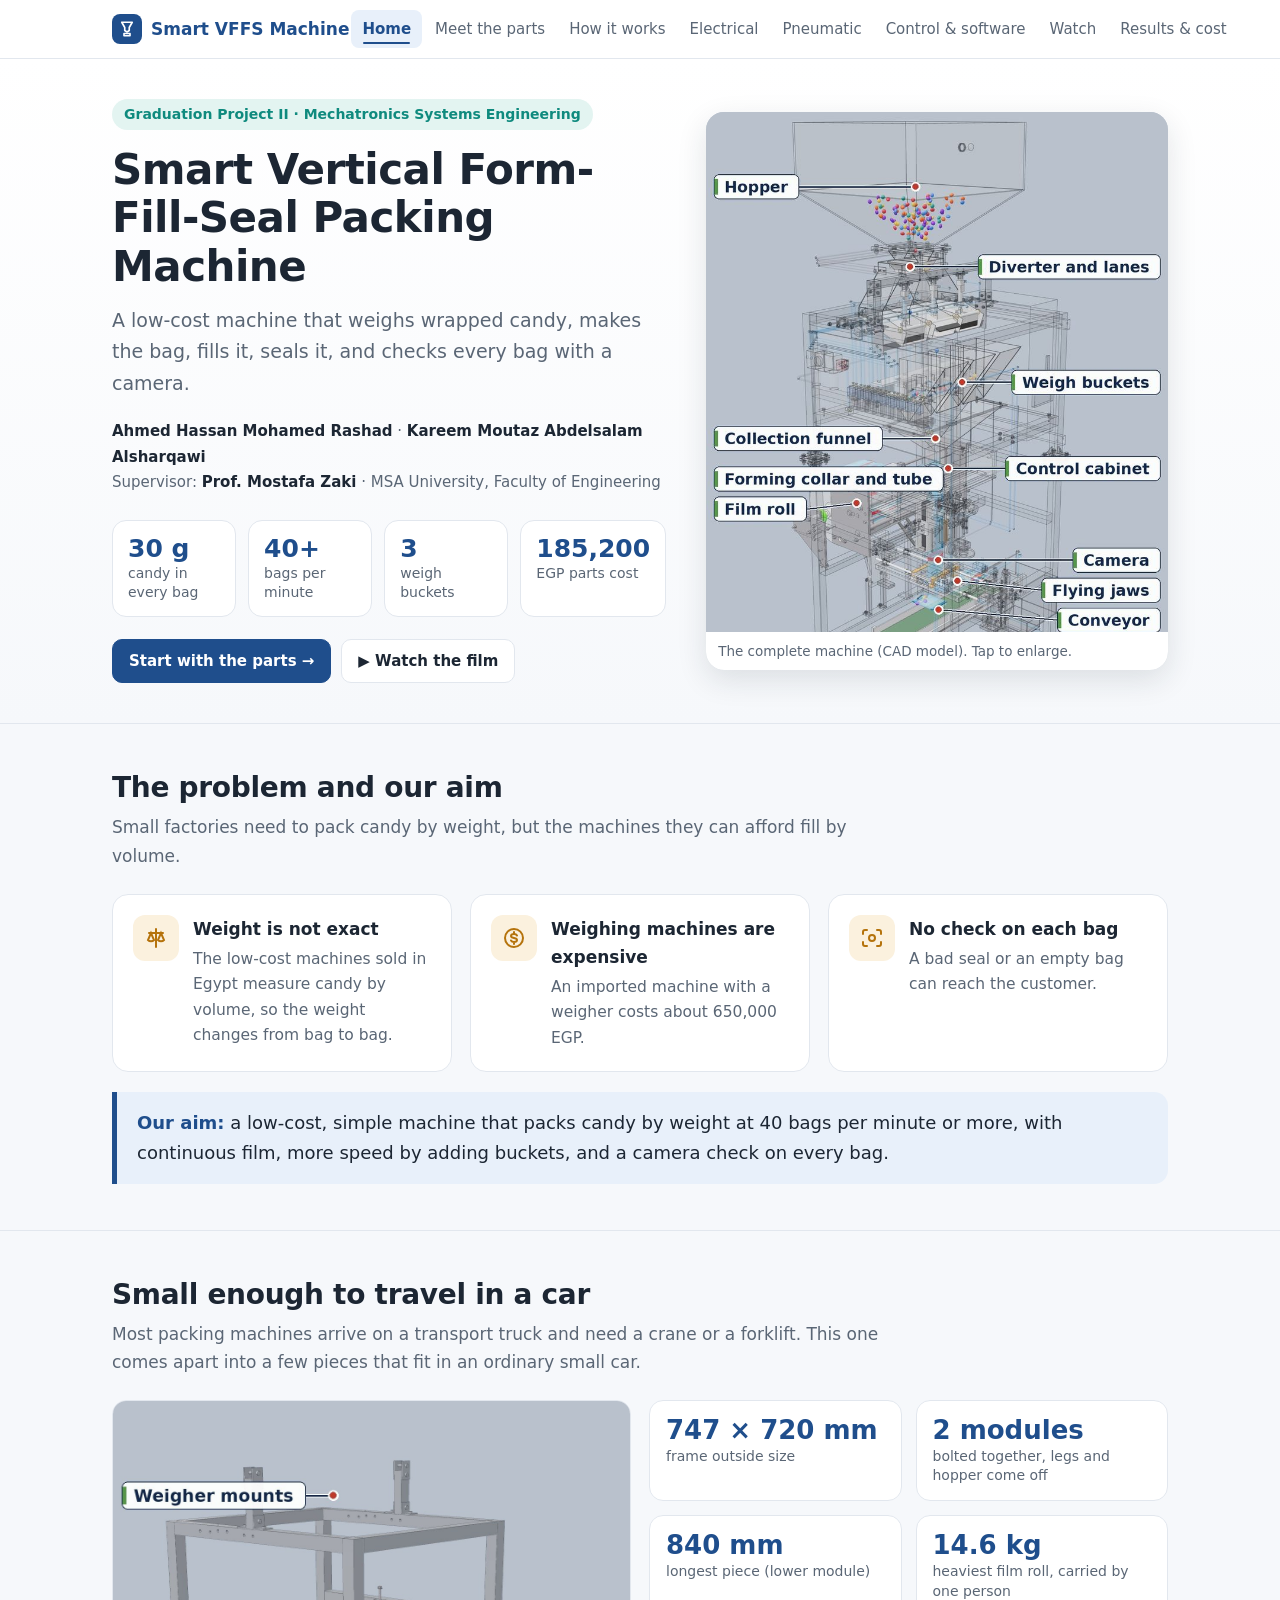
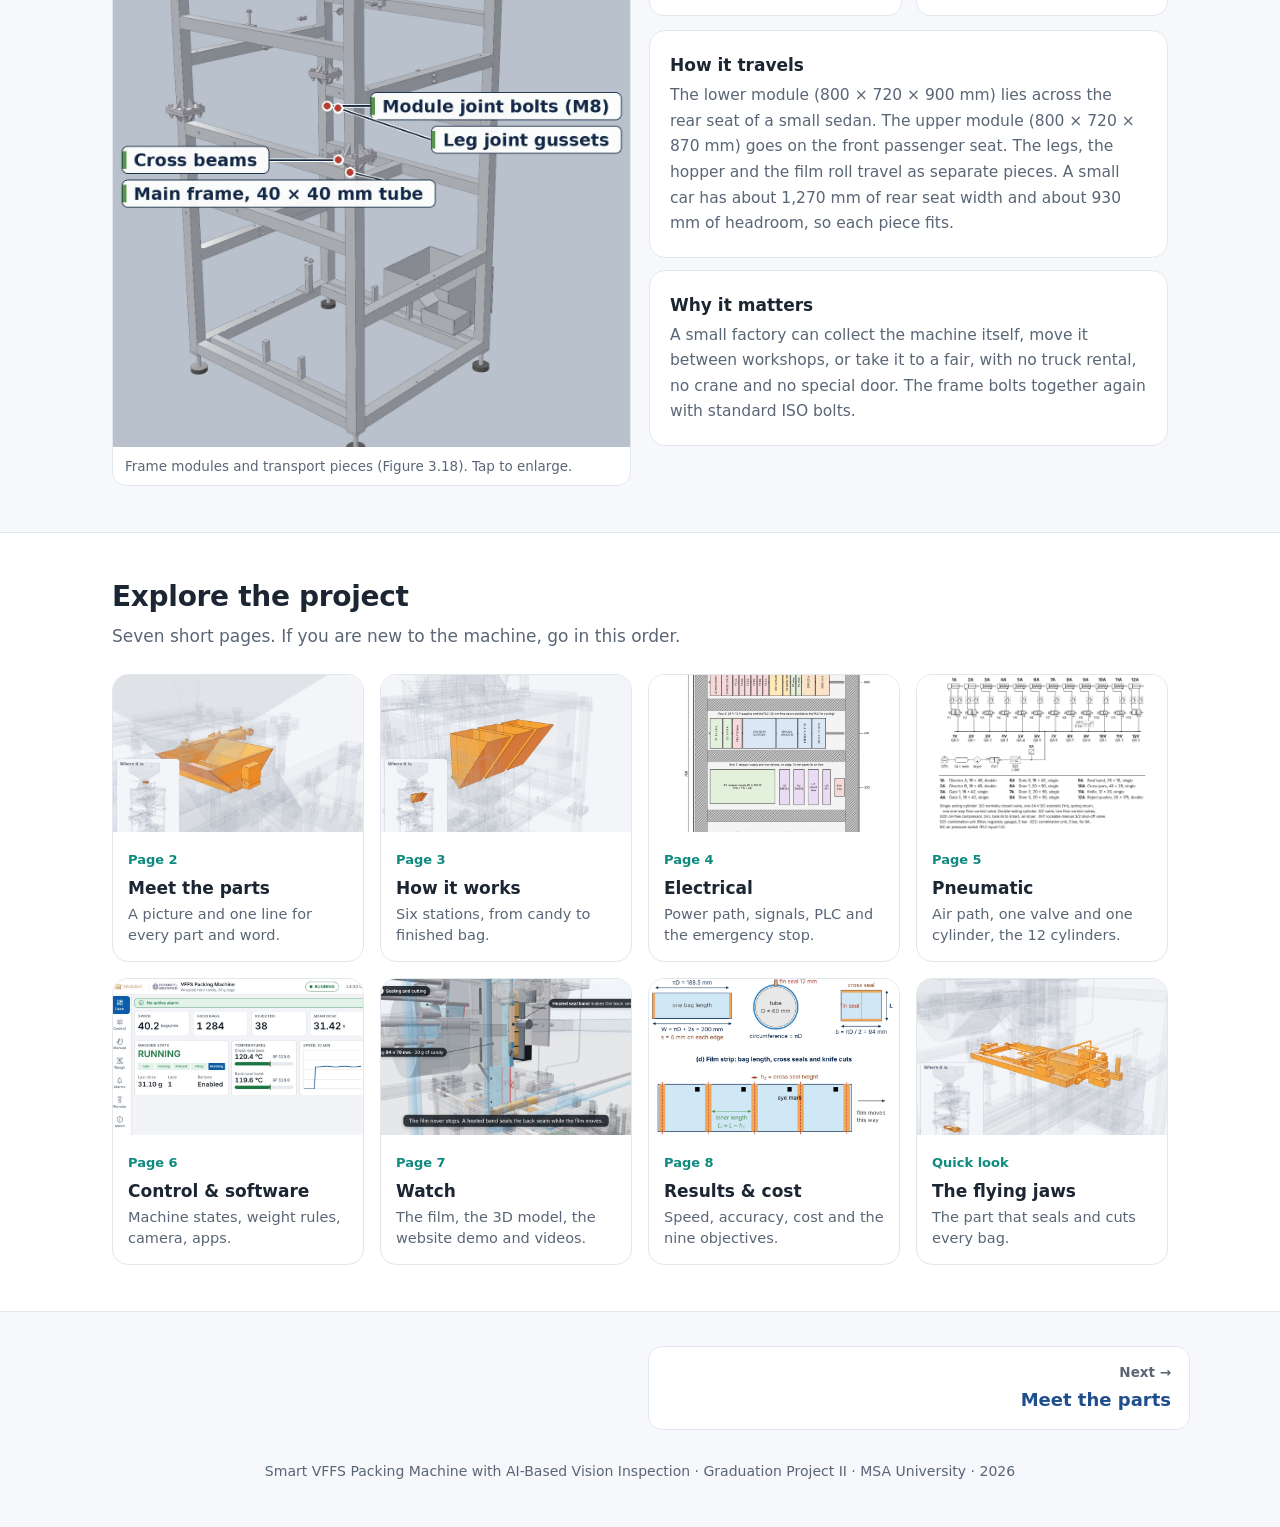
<file: index.html>
<!DOCTYPE html>
<html lang="en">
<head>
<meta charset="utf-8">
<meta name="viewport" content="width=device-width, initial-scale=1">
<title>Smart VFFS Packing Machine</title>
<link rel="stylesheet" href="assets/site.css">
</head>
<body>
<header class="hero"><div class="wrap">
  <div>
    <span class="kicker">Graduation Project II · Mechatronics Systems Engineering</span>
    <h1>Smart Vertical Form-Fill-Seal Packing Machine</h1>
    <p class="lead">A low-cost machine that weighs wrapped candy, makes the bag, fills it, seals it, and checks every bag with a camera.</p>
    <div class="people"><b>Ahmed Hassan Mohamed Rashad</b> · <b>Kareem Moutaz Abdelsalam Alsharqawi</b><br>Supervisor: <b>Prof. Mostafa Zaki</b> · MSA University, Faculty of Engineering</div>
    <div class="stats">
      <div class="stat"><b>30 g</b><span>candy in every bag</span></div>
      <div class="stat"><b>40+</b><span>bags per minute</span></div>
      <div class="stat"><b>3</b><span>weigh buckets</span></div>
      <div class="stat"><b>185,200</b><span>EGP parts cost</span></div>
    </div>
    <div style="display:flex;gap:10px;flex-wrap:wrap;margin-top:22px">
      <a class="btn primary" href="parts.html">Start with the parts →</a>
      <button class="btn" data-open="film/index.html">▶ Watch the film</button>
    </div>
  </div>
  <figure data-zoom="img/machine.jpg" data-cap="The complete machine (CAD model)"><img src="img/machine.jpg" alt="3D model of the machine with labels"><figcaption>The complete machine (CAD model). Tap to enlarge.</figcaption></figure>
</div></header>

<section><div class="wrap">
  <h2>The problem and our aim</h2>
  <p class="sub">Small factories need to pack candy by weight, but the machines they can afford fill by volume.</p>
  <div class="grid3">
    <div class="card prob"><div class="ic"><svg width="24" height="24" viewBox="0 0 24 24" fill="none" stroke="#b5730c" stroke-width="2" stroke-linecap="round"><path d="M12 3v18M5 7h14M7 7l-3 7a4 4 0 0 0 6 0L7 7zM17 7l-3 7a4 4 0 0 0 6 0l-3-7z"/></svg></div><div class="feat"><h4>Weight is not exact</h4><p>The low-cost machines sold in Egypt measure candy by volume, so the weight changes from bag to bag.</p></div></div>
    <div class="card prob"><div class="ic"><svg width="24" height="24" viewBox="0 0 24 24" fill="none" stroke="#b5730c" stroke-width="2" stroke-linecap="round"><circle cx="12" cy="12" r="9"/><path d="M15 9.5c-.5-1-1.6-1.5-3-1.5-1.7 0-3 .9-3 2s1.3 1.7 3 2 3 .9 3 2-1.3 2-3 2c-1.4 0-2.5-.5-3-1.5M12 6v2M12 16v2"/></svg></div><div class="feat"><h4>Weighing machines are expensive</h4><p>An imported machine with a weigher costs about 650,000 EGP.</p></div></div>
    <div class="card prob"><div class="ic"><svg width="24" height="24" viewBox="0 0 24 24" fill="none" stroke="#b5730c" stroke-width="2" stroke-linecap="round"><path d="M3 8V6a2 2 0 0 1 2-2h2M17 4h2a2 2 0 0 1 2 2v2M21 16v2a2 2 0 0 1-2 2h-2M7 20H5a2 2 0 0 1-2-2v-2"/><circle cx="12" cy="12" r="3"/></svg></div><div class="feat"><h4>No check on each bag</h4><p>A bad seal or an empty bag can reach the customer.</p></div></div>
  </div>
  <div class="aim"><b>Our aim:</b> a low-cost, simple machine that packs candy by weight at 40 bags per minute or more, with continuous film, more speed by adding buckets, and a camera check on every bag.</div>
</div></section>

<section><div class="wrap">
  <h2>Small enough to travel in a car</h2>
  <p class="sub">Most packing machines arrive on a transport truck and need a crane or a forklift. This one comes apart into a few pieces that fit in an ordinary small car.</p>
  <div class="grid2">
    <figure class="figwide" data-zoom="img/transport.jpg" data-cap="Figure 3.18: frame modules and the transport pieces"><img src="img/transport.jpg" alt="The machine split into its transport pieces" loading="lazy"><figcaption>Frame modules and transport pieces (Figure 3.18). Tap to enlarge.</figcaption></figure>
    <div>
      <div class="nums" style="grid-template-columns:repeat(2,1fr)">
        <div><b>800 × 720 mm</b><span>frame outside size</span></div>
        <div><b>2 modules</b><span>bolted together, legs and hopper come off</span></div>
        <div><b>900 mm</b><span>longest piece (lower module)</span></div>
        <div><b>15.6 kg</b><span>heaviest film roll, carried by one person</span></div>
      </div>
      <div class="card feat" style="margin-top:14px"><h4>How it travels</h4><p>The lower module (800 × 720 × 900 mm) lies across the rear seat of a small sedan. The upper module (800 × 720 × 870 mm) goes on the front passenger seat. The legs, the hopper and the film roll travel as separate pieces. A small car has about 1,270 mm of rear seat width and about 930 mm of headroom, so each piece fits.</p></div>
      <div class="card feat" style="margin-top:12px"><h4>Why it matters</h4><p>A small factory can collect the machine itself, move it between workshops, or take it to a fair, with no truck rental, no crane and no special door. The frame bolts together again with standard ISO bolts.</p></div>
    </div>
  </div>
</div></section>
<section class="alt"><div class="wrap">
  <h2>Explore the project</h2>
  <p class="sub">Seven short pages. If you are new to the machine, go in this order.</p>
  <div class="pages">
    <a class="pcard" href="parts.html"><div class="pi"><img src="parts/diverter.jpg" alt=""></div><div class="bd"><small>Page 2</small><b>Meet the parts</b><span>A picture and one line for every part and word.</span></div></a>
    <a class="pcard" href="how.html"><div class="pi"><img src="parts/buckets.jpg" alt=""></div><div class="bd"><small>Page 3</small><b>How it works</b><span>Six stations, from candy to finished bag.</span></div></a>
    <a class="pcard" href="electrical.html"><div class="pi"><img src="img/cabinet.jpg" alt="Electrical cabinet"></div><div class="bd"><small>Page 4</small><b>Electrical</b><span>Power path, signals, PLC and the emergency stop.</span></div></a>
    <a class="pcard" href="pneumatic.html"><div class="pi"><img src="img/pneumatic.jpg" alt="Pneumatic circuit" style="object-fit:contain;background:#fff"></div><div class="bd"><small>Page 5</small><b>Pneumatic</b><span>Air path, one valve and one cylinder, the 12 cylinders.</span></div></a>
    <a class="pcard" href="control.html"><div class="pi"><img src="img/hmi_dashboard.jpg" alt=""></div><div class="bd"><small>Page 6</small><b>Control & software</b><span>Machine states, weight rules, camera, apps.</span></div></a>
    <a class="pcard" href="watch.html"><div class="pi"><img src="img/film_thumb.jpg" alt=""></div><div class="bd"><small>Page 7</small><b>Watch</b><span>The film, the 3D model, the website demo and videos.</span></div></a>
    <a class="pcard" href="results.html"><div class="pi"><img src="img/bag.jpg" alt="Finished bag"></div><div class="bd"><small>Page 8</small><b>Results & cost</b><span>Speed, accuracy, cost and the nine objectives.</span></div></a>
    <a class="pcard" href="parts.html#jaws"><div class="pi"><img src="parts/jaws.jpg" alt=""></div><div class="bd"><small>Quick look</small><b>The flying jaws</b><span>The part that seals and cuts every bag.</span></div></a>
  </div>
</div></section>

<div id="pn"></div>
<script src="assets/site.js"></script>
</body>
</html>
</file>
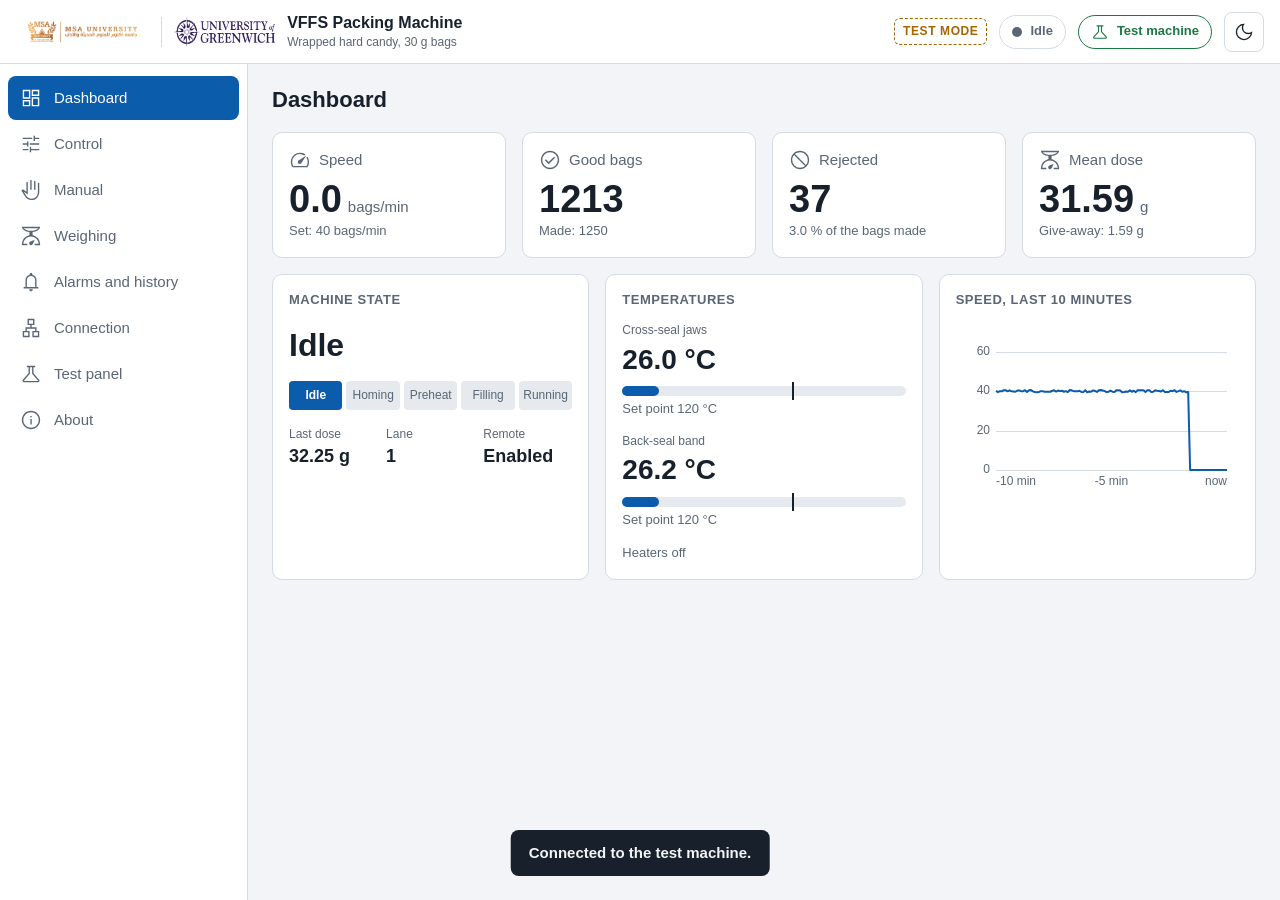
<file: webapp/index.html>
<!doctype html>
<html lang="en" data-theme="light">
<head>
<meta charset="utf-8">
<meta name="viewport" content="width=device-width, initial-scale=1, viewport-fit=cover">
<meta name="color-scheme" content="light dark">
<title>VFFS Packing Machine</title>
<link rel="icon" href="data:,">
<link rel="stylesheet" href="style.css">
</head>
<body>

<header class="top">
  <button class="iconbtn only-small" id="menuBtn" aria-label="Menu"><i data-icon="menu"></i></button>
  <div class="logos">
    <span class="full">
      <img class="lg-l" src="logos/msa_logo.png" alt="MSA University"><img class="lg-d" src="logos/msa_logo_dark.png" alt="MSA University">
      <span class="lg-sep"></span>
      <img class="lg-l uog" src="logos/partner_logo.png" alt="University of Greenwich"><img class="lg-d uog" src="logos/partner_logo_dark.png" alt="University of Greenwich">
    </span>
    <span class="marks">
      <img class="lg-l" src="logos/msa_mark.png" alt="MSA University"><img class="lg-d" src="logos/msa_mark_dark.png" alt="MSA University">
      <img class="lg-l" src="logos/partner_mark.png" alt="University of Greenwich"><img class="lg-d" src="logos/partner_mark_dark.png" alt="University of Greenwich">
    </span>
  </div>
  <div class="title">
    <div class="t1">VFFS Packing Machine</div>
    <div class="t2">Wrapped hard candy, 30 g bags</div>
  </div>
  <div class="spacer"></div>
  <span class="testtag" id="testTag" hidden>TEST<span class="long"> MODE</span></span>
  <div class="chip" id="chipState"><span class="dot"></span><span id="chipStateText">Offline</span></div>
  <button class="chip link" id="chipLink"><i data-icon="wifi_off"></i><span id="chipLinkText">Not connected</span></button>
  <button class="iconbtn" id="themeBtn" aria-label="Light or dark"><i data-icon="dark_mode"></i></button>
</header>

<div class="scrim" id="scrim"></div>
<nav class="side" id="side">
  <a href="#dashboard" data-page="dashboard"><i data-icon="dashboard"></i><span>Dashboard</span></a>
  <a href="#control" data-page="control"><i data-icon="tune"></i><span>Control</span></a>
  <a href="#manual" data-page="manual"><i data-icon="back_hand"></i><span>Manual</span></a>
  <a href="#weighing" data-page="weighing"><i data-icon="scale"></i><span>Weighing</span></a>
  <a href="#alarms" data-page="alarms"><i data-icon="notifications"></i><span>Alarms and history</span><b class="badge" id="navAlarmCount" hidden>0</b></a>
  <a href="#connection" data-page="connection"><i data-icon="lan"></i><span>Connection</span></a>
  <a href="#test" data-page="test" id="navTest" hidden><i data-icon="science"></i><span>Test panel</span></a>
  <a href="#about" data-page="about"><i data-icon="info"></i><span>About</span></a>
</nav>

<main id="main">
  <div class="banner" id="banner" hidden><i data-icon="warning"></i><span id="bannerText"></span><button class="btn small" id="bannerBtn">Open</button></div>

  <!-- ===================== DASHBOARD ===================== -->
  <section id="page-dashboard" class="page">
    <h1>Dashboard</h1>
    <div class="grid g4">
      <div class="card kpi"><div class="lab"><i data-icon="speed"></i>Speed</div><div class="big"><span id="dBpm">-</span><small>bags/min</small></div><div class="sub">Set: <span id="dSetBpm">-</span> bags/min</div></div>
      <div class="card kpi"><div class="lab"><i data-icon="check_circle"></i>Good bags</div><div class="big"><span id="dGood">-</span></div><div class="sub">Made: <span id="dMade">-</span></div></div>
      <div class="card kpi"><div class="lab"><i data-icon="block"></i>Rejected</div><div class="big"><span id="dRej">-</span></div><div class="sub"><span id="dRejPct">-</span> % of the bags made</div></div>
      <div class="card kpi"><div class="lab"><i data-icon="scale"></i>Mean dose</div><div class="big"><span id="dMean">-</span><small>g</small></div><div class="sub">Give-away: <span id="dGive">-</span> g</div></div>
    </div>
    <div class="grid g3">
      <div class="card">
        <h2>Machine state</h2>
        <div class="statebig" id="dState">-</div>
        <ol class="steps" id="dSteps">
          <li data-s="0">Idle</li><li data-s="5">Homing</li><li data-s="10">Preheat</li><li data-s="20">Filling</li><li data-s="30">Running</li>
        </ol>
        <div class="row3"><div><span class="k">Last dose</span><span class="v"><span id="dLast">-</span> g</span></div><div><span class="k">Lane</span><span class="v" id="dLane">-</span></div><div><span class="k">Remote</span><span class="v" id="dRemote">-</span></div></div>
      </div>
      <div class="card">
        <h2>Temperatures</h2>
        <div class="temp"><div class="k">Cross-seal jaws</div><div class="tv"><span id="dTj">-</span> °C</div><div class="bar"><span id="dTjBar"></span><em id="dTjSp"></em></div><div class="sub">Set point <span id="dSpJ">-</span> °C</div></div>
        <div class="temp"><div class="k">Back-seal band</div><div class="tv"><span id="dTb">-</span> °C</div><div class="bar"><span id="dTbBar"></span><em id="dTbSp"></em></div><div class="sub">Set point <span id="dSpB">-</span> °C</div></div>
        <div class="sub" id="dHeat"></div>
      </div>
      <div class="card">
        <h2>Speed, last 10 minutes</h2>
        <canvas id="cDash" height="170" style="height:170px"></canvas>
      </div>
    </div>
  </section>

  <!-- ===================== CONTROL ===================== -->
  <section id="page-control" class="page" hidden>
    <h1>Control</h1>
    <div class="note" id="cNote"></div>
    <div class="grid g2 ctl">
      <div class="card">
        <h2>Run</h2>
        <div class="runbtns">
          <button class="btn ok big" id="bStart"><i data-icon="play_arrow"></i>Start</button>
          <button class="btn danger big" id="bStop"><i data-icon="stop"></i>Stop</button>
          <button class="btn big" id="bReset"><i data-icon="restart_alt"></i>Reset</button>
        </div>
        <h2>Heaters and counters</h2>
        <div class="btnrow">
          <button class="btn" id="bHeatOn"><i data-icon="mode_heat"></i>Heat on</button>
          <button class="btn" id="bHeatOff"><i data-icon="cancel"></i>Heat off</button>
          <button class="btn" id="bClear"><i data-icon="delete"></i>Clear counters</button>
        </div>
        <p class="sub">Stop always works. The emergency stop and the guard switch are hard-wired and do not pass through this page.</p>
      </div>
      <div class="card">
        <h2>Settings</h2>
        <div id="setRows"></div>
        <div class="sub" id="sCheck"></div>
        <div class="btnrow"><button class="btn primary" id="bApply"><i data-icon="sync"></i>Send to the PLC</button><button class="btn" id="bRevert"><i data-icon="refresh"></i>Copy from the PLC</button></div>
        <p class="sub">The PLC takes new settings only in Idle, and only if every value is inside its limits.</p>
      </div>
    </div>
  </section>

  <!-- ===================== MANUAL ===================== -->
  <section id="page-manual" class="page" hidden>
    <h1>Manual</h1>
    <div class="note" id="mNote"></div>
    <div class="btnrow"><button class="btn" id="mUnlock"><i data-icon="lock"></i><span>Unlock with PIN</span></button></div>
    <div class="grid g3" id="mGroups"></div>
  </section>

  <!-- ===================== WEIGHING ===================== -->
  <section id="page-weighing" class="page" hidden>
    <h1>Weighing</h1>
    <div class="grid g3" id="wBuckets"></div>
    <div class="grid g4">
      <div class="card kpi"><div class="lab">Mean dose</div><div class="big"><span id="wMean">-</span><small>g</small></div></div>
      <div class="card kpi"><div class="lab">Mean give-away</div><div class="big"><span id="wGive">-</span><small>g</small></div></div>
      <div class="card kpi"><div class="lab">Doses under / over</div><div class="big"><span id="wUnder">-</span> / <span id="wOver">-</span></div></div>
      <div class="card kpi"><div class="lab">Dose waits</div><div class="big"><span id="wWaits">-</span></div></div>
    </div>
    <div class="grid g2">
      <div class="card"><h2>Last doses (g)</h2><canvas id="cDoses" height="210" style="height:210px"></canvas></div>
      <div class="card"><h2>Give-away of each dose (g)</h2><canvas id="cGive" height="210" style="height:210px"></canvas></div>
    </div>
  </section>

  <!-- ===================== ALARMS ===================== -->
  <section id="page-alarms" class="page" hidden>
    <h1>Alarms and history</h1>
    <div class="grid g2">
      <div class="card"><h2>Active alarms</h2><ul class="alist" id="aActive"></ul><div class="btnrow"><button class="btn" id="aReset"><i data-icon="restart_alt"></i>Reset</button></div></div>
      <div class="card"><h2>Alarm log</h2><div class="scroll"><table class="log"><thead><tr><th>When</th><th>Event</th><th></th></tr></thead><tbody id="aLog"></tbody></table></div></div>
    </div>
    <div class="seg" id="hRange"><button data-r="10m" class="on">10 minutes</button><button data-r="1h">1 hour</button></div>
    <div class="grid g2">
      <div class="card"><h2>Speed (bags/min)</h2><canvas id="cBpm" height="180" style="height:180px"></canvas></div>
      <div class="card"><h2>Mean dose (g)</h2><canvas id="cDose" height="180" style="height:180px"></canvas></div>
      <div class="card"><h2>Temperatures (°C)</h2><canvas id="cTemp" height="180" style="height:180px"></canvas></div>
      <div class="card"><h2>Rejected (% of the bags made)</h2><canvas id="cRej" height="180" style="height:180px"></canvas></div>
    </div>
  </section>

  <!-- ===================== CONNECTION ===================== -->
  <section id="page-connection" class="page" hidden>
    <h1>Connection</h1>
    <div class="card connhead">
      <div class="connicon" id="kIcon"></div>
      <div class="conntext"><div class="connstate" id="kState">Not connected</div><div class="sub" id="kWhere"></div></div>
      <button class="btn" id="kDisconnect" hidden>Disconnect</button>
    </div>
    <div class="grid g2">
      <div class="card">
        <h2>Machines</h2>
        <ul class="machines" id="kList"></ul>
        <div class="btnrow"><button class="btn" id="kSearch"><i data-icon="search"></i>Search the network</button><span class="sub" id="kSearchMsg"></span></div>
        <h2>Add a machine</h2>
        <div class="addrow"><input type="text" id="kAddr" placeholder="192.168.1.50 or vffs.local" autocomplete="off" autocapitalize="off" spellcheck="false"><button class="btn primary" id="kConnect">Connect</button></div>
        <label class="check"><input type="checkbox" id="kAuto" checked> Connect again by itself if the link drops</label>
        <p class="sub" id="kHint"></p>
      </div>
      <div>
        <div class="card" id="kStatusCard">
          <h2>Link details</h2>
          <table class="kv" id="kConn"></table>
          <div class="btnrow"><button class="btn primary" id="bTest"><i data-icon="sync"></i>Test the link</button><span class="sub" id="tResult"></span></div>
        </div>
        <div class="card" id="kCfgCard" style="margin-top:16px">
          <h2>Modbus settings (in the ESP32)</h2>
          <div class="fields">
            <label>HMI station number<input type="number" id="kSlave" min="1" max="247"></label>
            <label>Baud rate<select id="kBaud"><option>9600</option><option>19200</option><option>38400</option><option>57600</option><option>115200</option></select></label>
            <label>Poll time (ms)<input type="number" id="kPoll" min="200" max="5000" step="100"></label>
            <label>New control PIN (empty = keep)<input type="password" id="kNewPin" maxlength="8" autocomplete="new-password"></label>
          </div>
          <div class="btnrow"><button class="btn primary" id="bSaveCfg">Save</button></div>
          <p class="sub">8 data bits, no parity, 1 stop bit. Reads registers 100 to 139, writes 200 to 215.</p>
        </div>
      </div>
    </div>
  </section>

  <!-- ===================== TEST PANEL ===================== -->
  <section id="page-test" class="page" hidden>
    <h1>Test panel</h1>
    <div class="note">You are connected to the test machine, a simulation inside this page. Nothing is sent to a real machine. It answers like the PLC: same limits, same rules, same messages. Control PIN: 1234.</div>
    <div class="grid g2">
      <div class="card">
        <h2>Switches on the machine and the HMI</h2>
        <div class="tsw" id="tSwitches"></div>
      </div>
      <div class="card">
        <h2>Faults</h2>
        <div class="tsw" id="tFaults"></div>
        <p class="sub">A fault stops the machine (state Fault). Clear the cause here, then press Reset on the Control page.</p>
      </div>
      <div class="card">
        <h2>Your test data</h2>
        <div id="tData"></div>
        <div class="btnrow"><button class="btn" id="tResetSim"><i data-icon="restart_alt"></i>Start the test machine again</button></div>
      </div>
      <div class="card">
        <h2>How to test</h2>
        <ol class="howto">
          <li>Control: press Start. The test machine goes Homing, Preheat, Filling, Running.</li>
          <li>Change the target speed to 60 with a 120 mm bag: the PLC check refuses it (film too fast).</li>
          <li>Here: switch Remote control off, then try Start: refused. Stop still works.</li>
          <li>Here: turn the manual selector on (machine in Idle), then use the Manual page.</li>
          <li>Here: raise a fault, watch the banner, the alarm log and the state.</li>
          <li>Here: cut the PLC link or the Wi-Fi, and see how every page reacts.</li>
        </ol>
      </div>
    </div>
  </section>

  <!-- ===================== ABOUT ===================== -->
  <section id="page-about" class="page" hidden>
    <h1>About</h1>
    <div class="grid g2">
      <div class="card">
        <div class="aboutlogos">
          <img class="lg-l" src="logos/msa_logo.png" alt="MSA University"><img class="lg-d" src="logos/msa_logo_dark.png" alt="MSA University">
          <img class="lg-l uog" src="logos/partner_logo.png" alt="University of Greenwich"><img class="lg-d uog" src="logos/partner_logo_dark.png" alt="University of Greenwich">
        </div>
        <h2 class="abouttitle">Smart Vertical Form-Fill-Seal Packing Machine with AI-Based Vision Inspection and Automated Quality Control</h2>
        <p>Graduation project, Mechatronics System Engineering, Faculty of Engineering, MSA University, in partnership with the University of Greenwich.</p>
        <table class="kv">
          <tr><td>Team</td><td>Ahmed Hassan Mohamed Rashad<br>Kareem Moutaz Abdelsalam Alsharqawi</td></tr>
          <tr><td>Supervisor</td><td>Prof. Mostafa Zaki</td></tr>
          <tr><td>Machine</td><td>30 g bags, 40 bags/min (limit 60), three weigh buckets</td></tr>
        </table>
      </div>
      <div class="card">
        <h2>Versions</h2>
        <table class="kv" id="kAbout"></table>
        <p class="sub">Icons: Material Symbols by Google (Apache License 2.0).</p>
      </div>
    </div>
  </section>
</main>

<dialog id="dlg">
  <form method="dialog">
    <h2 id="dlgTitle">Confirm</h2>
    <div id="dlgBody"></div>
    <label class="pin">Control PIN<input type="password" id="dlgPin" inputmode="numeric" maxlength="8" autocomplete="off"></label>
    <div class="btnrow end"><button class="btn" value="cancel">Cancel</button><button class="btn primary" value="ok" id="dlgOk">Send</button></div>
  </form>
</dialog>
<div id="toast"></div>

<script src="icons.js"></script>
<script src="sim.js"></script>
<script src="app.js"></script>
</body>
</html>
</file>
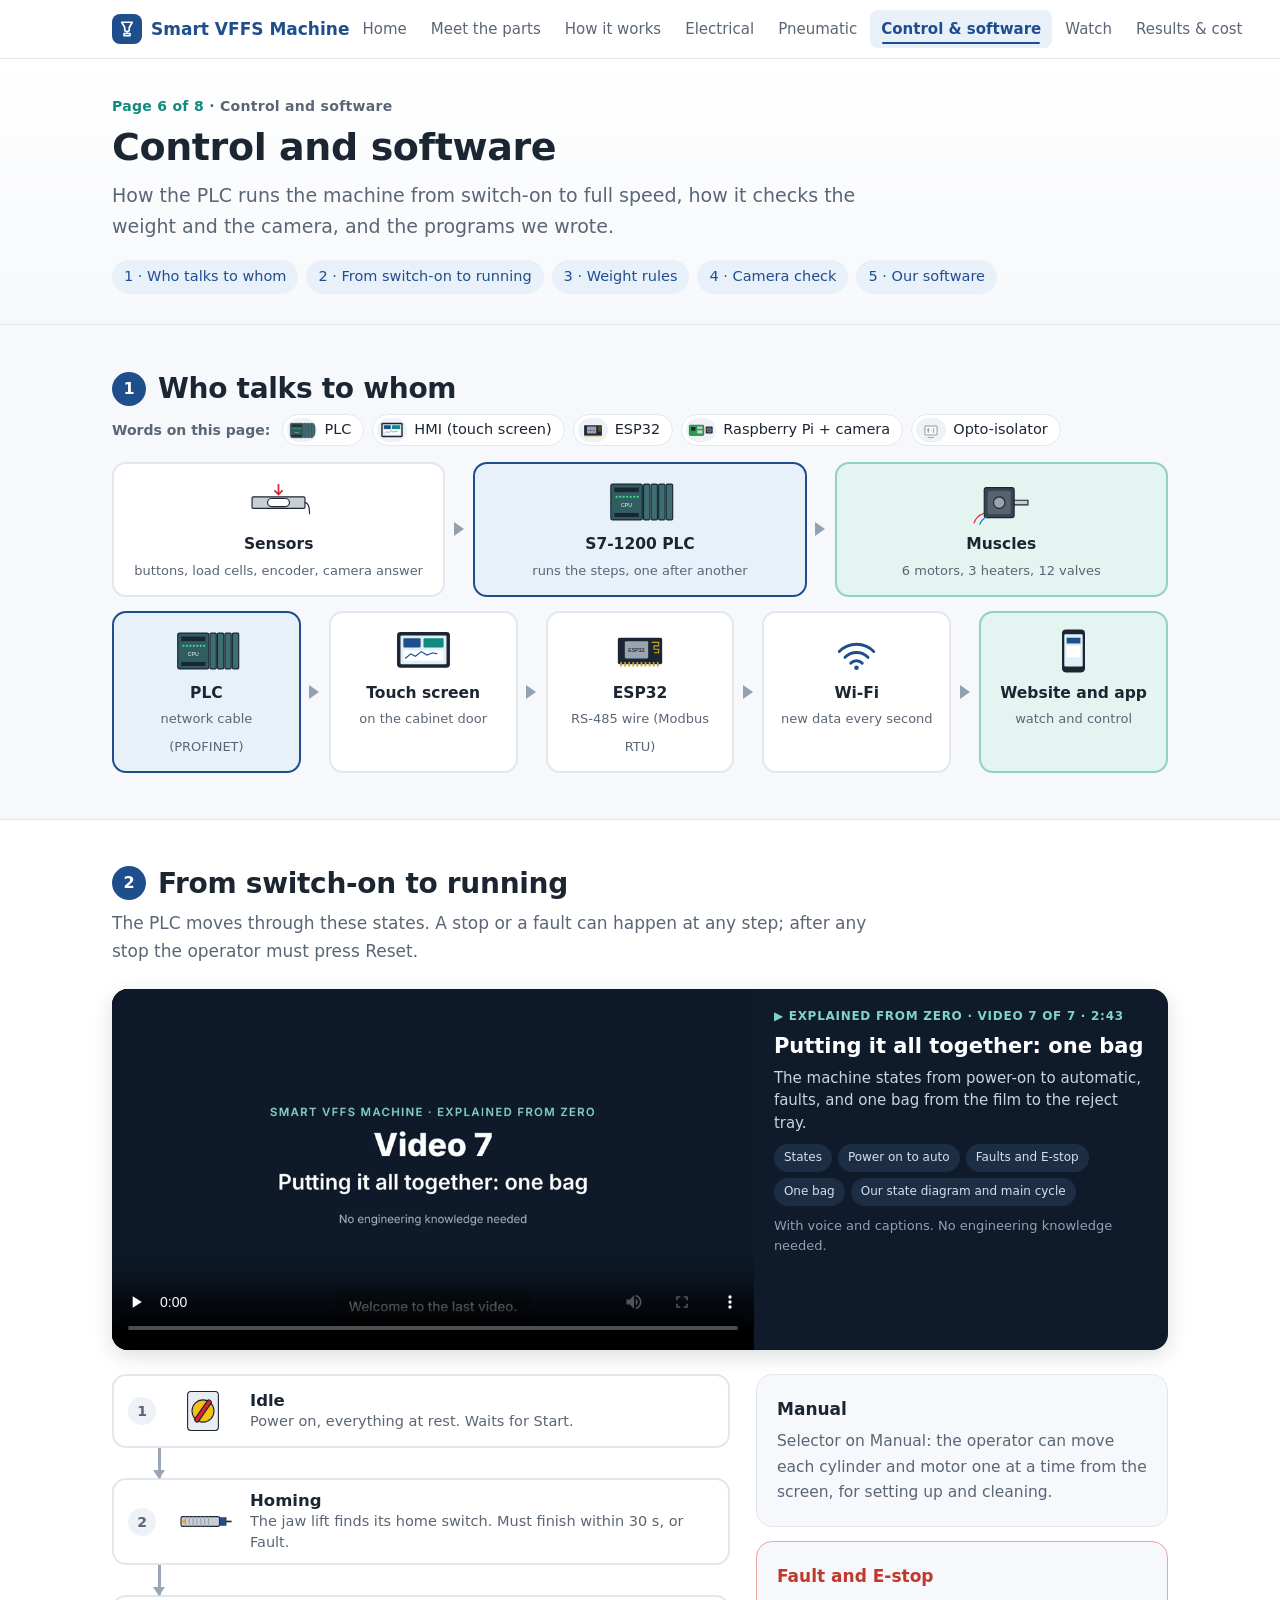
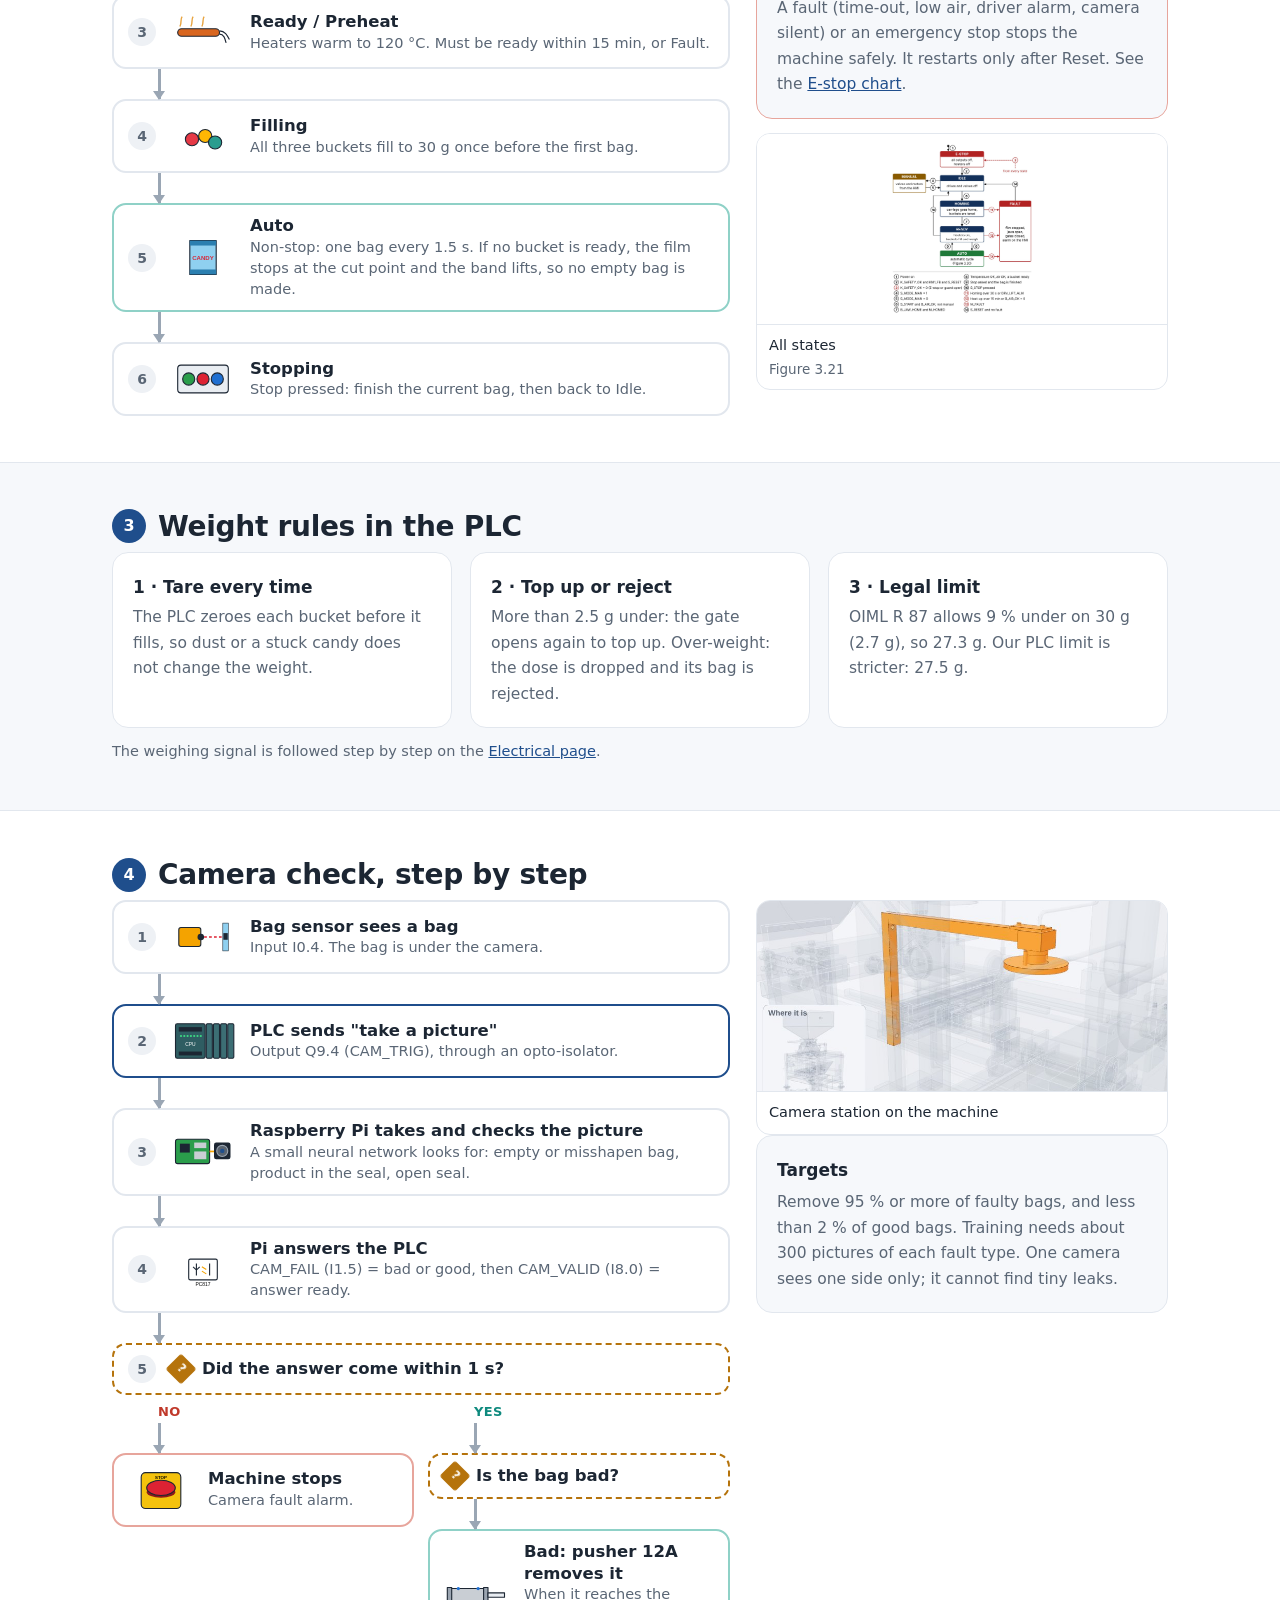
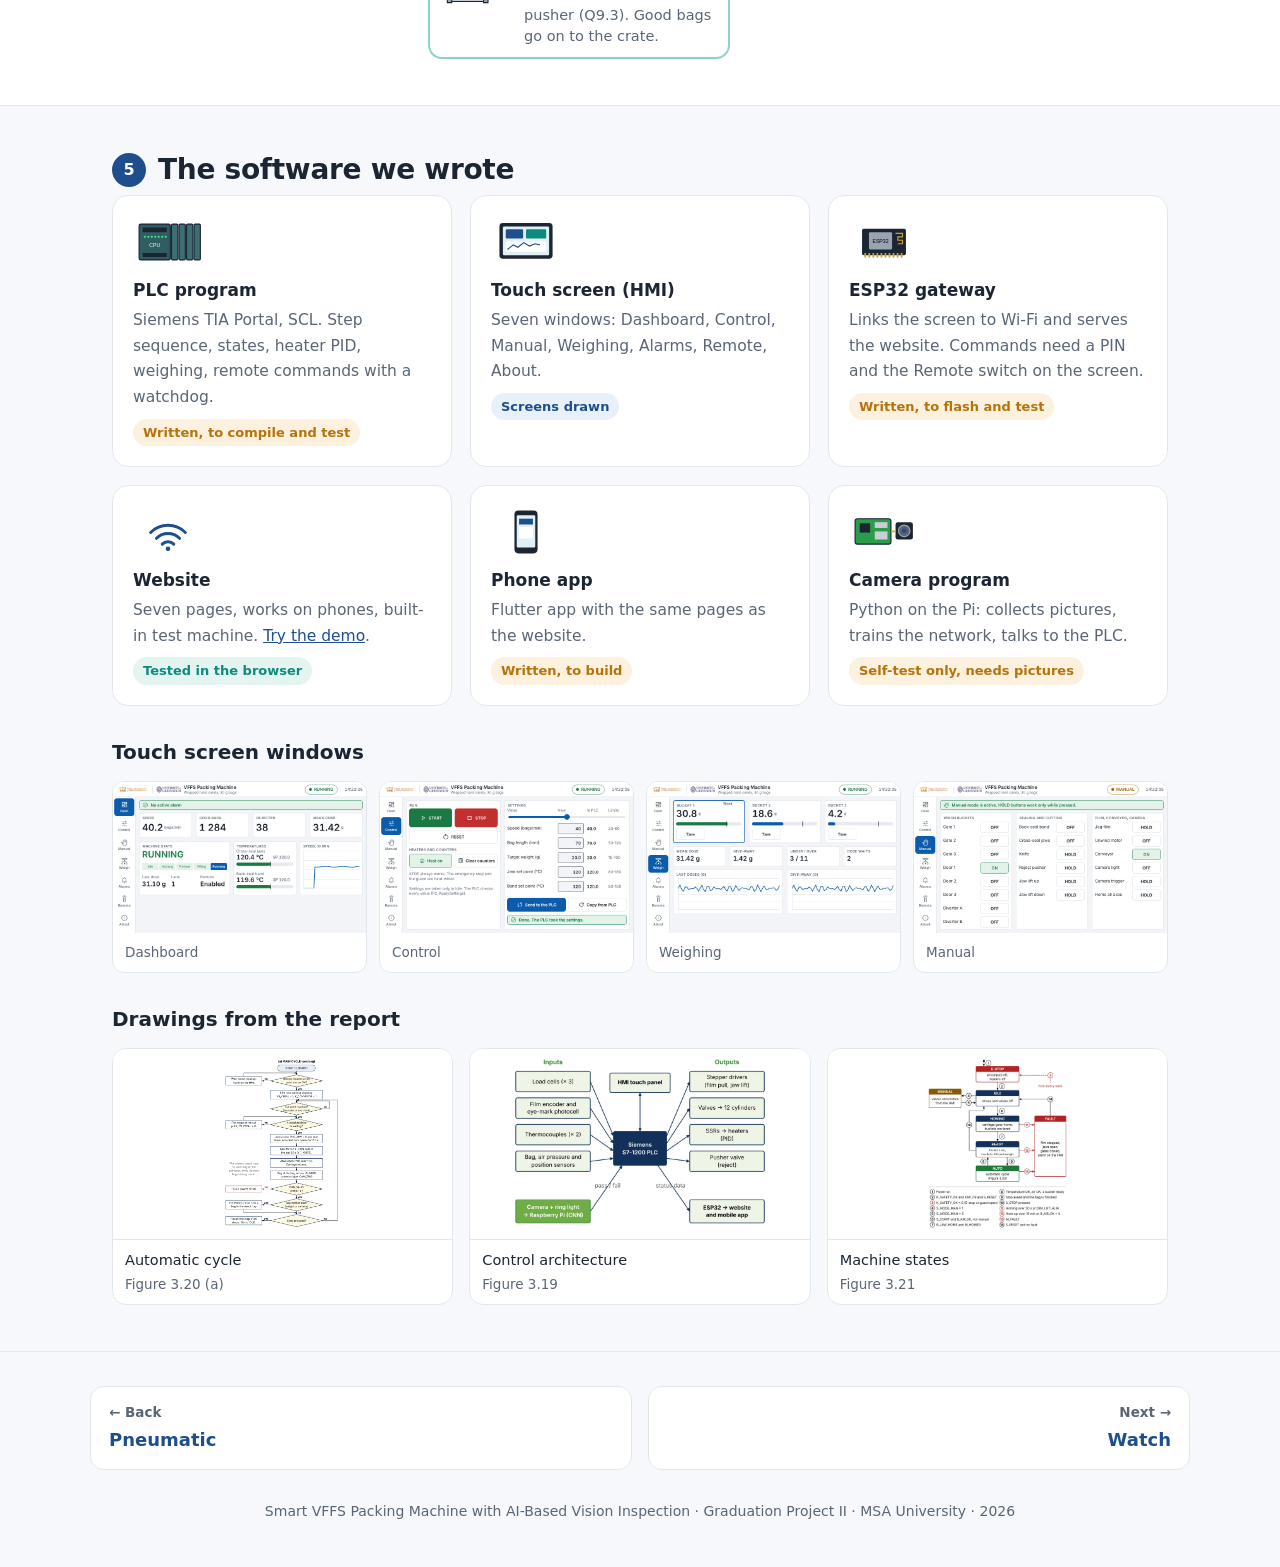
<file: control.html>
<!DOCTYPE html>
<html lang="en">
<head>
<meta charset="utf-8">
<meta name="viewport" content="width=device-width, initial-scale=1">
<title>Control and software · Smart VFFS Machine</title>
<link rel="stylesheet" href="assets/site.css">
</head>
<body>
<div class="phead"><div class="wrap">
  <div class="crumb"><b>Page 6 of 8</b> · Control and software</div>
  <h1>Control and software</h1>
  <p class="lead">How the PLC runs the machine from switch-on to full speed, how it checks the weight and the camera, and the programs we wrote.</p>
  <div class="toc"><a href="#overview">1 · Who talks to whom</a><a href="#start">2 · From switch-on to running</a><a href="#weight">3 · Weight rules</a><a href="#camera">4 · Camera check</a><a href="#software">5 · Our software</a></div>
</div></div>

<section id="overview"><div class="wrap">
  <h2><span class="n">1</span>Who talks to whom</h2>
  <div class="words" data-words="plc,hmi,esp32,pi,opto"></div>
  <div class="hf" style="margin-top:16px">
    <div class="box"><img src="icons/loadcell.svg" alt=""><div class="tx"><b>Sensors</b><span>buttons, load cells, encoder, camera answer</span></div></div><div class="ar"></div>
    <div class="box k"><img src="icons/plc.svg" alt=""><div class="tx"><b>S7-1200 PLC</b><span>runs the steps, one after another</span></div></div><div class="ar"></div>
    <div class="box g"><img src="icons/stepper.svg" alt=""><div class="tx"><b>Muscles</b><span>6 motors, 3 heaters, 12 valves</span></div></div>
  </div>
  <div class="hf" style="margin-top:14px">
    <div class="box k"><img src="icons/plc.svg" alt=""><div class="tx"><b>PLC</b><span>network cable (PROFINET)</span></div></div><div class="ar"></div>
    <div class="box"><img src="icons/hmi.svg" alt=""><div class="tx"><b>Touch screen</b><span>on the cabinet door</span></div></div><div class="ar"></div>
    <div class="box"><img src="icons/esp32.svg" alt=""><div class="tx"><b>ESP32</b><span>RS-485 wire (Modbus RTU)</span></div></div><div class="ar"></div>
    <div class="box"><img src="icons/wifi.svg" alt=""><div class="tx"><b>Wi-Fi</b><span>new data every second</span></div></div><div class="ar"></div>
    <div class="box g"><img src="icons/phone.svg" alt=""><div class="tx"><b>Website and app</b><span>watch and control</span></div></div>
  </div>
</div></section>

<section id="start" class="alt"><div class="wrap">
  <h2><span class="n">2</span>From switch-on to running</h2>
  <p class="sub">The PLC moves through these states. A stop or a fault can happen at any step; after any stop the operator must press Reset.</p>

  <div class="explain"><video src="video/explain/v7_together.mp4" poster="video/explain/v7_together.jpg" controls preload="none" playsinline></video><div class="ex-t"><div class="ex-k">▶ Explained from zero · Video 7 of 7 · 2:43</div><h3>Putting it all together: one bag</h3><p>The machine states from power-on to automatic, faults, and one bag from the film to the reject tray.</p><div class="ex-ch"><span>States</span><span>Power on to auto</span><span>Faults and E-stop</span><span>One bag</span><span>Our state diagram and main cycle</span></div><p class="ex-n">With voice and captions. No engineering knowledge needed.</p></div></div>
  <div class="fcwrap">
    <div class="fc">
      <div class="n"><span class="num">1</span><img src="icons/mainswitch.svg" alt=""><div class="t"><b>Idle</b><span>Power on, everything at rest. Waits for Start.</span></div></div><div class="ar"></div>
      <div class="n"><span class="num">2</span><img src="icons/inductive.svg" alt=""><div class="t"><b>Homing</b><span>The jaw lift finds its home switch. Must finish within 30 s, or Fault.</span></div></div><div class="ar"></div>
      <div class="n"><span class="num">3</span><img src="icons/heater.svg" alt=""><div class="t"><b>Ready / Preheat</b><span>Heaters warm to 120 °C. Must be ready within 15 min, or Fault.</span></div></div><div class="ar"></div>
      <div class="n"><span class="num">4</span><img src="icons/candy.svg" alt=""><div class="t"><b>Filling</b><span>All three buckets fill to 30 g once before the first bag.</span></div></div><div class="ar"></div>
      <div class="n g"><span class="num">5</span><img src="icons/bag.svg" alt=""><div class="t"><b>Auto</b><span>Non-stop: one bag every 1.5 s. If no bucket is ready, the film stops at the cut point and the band lifts, so no empty bag is made.</span></div></div><div class="ar"></div>
      <div class="n"><span class="num">6</span><img src="icons/buttons.svg" alt=""><div class="t"><b>Stopping</b><span>Stop pressed: finish the current bag, then back to Idle.</span></div></div>
    </div>
    <div class="side">
      <div class="card"><h4 style="margin:0 0 6px">Manual</h4><p style="margin:0;font-size:15.5px;color:var(--soft)">Selector on Manual: the operator can move each cylinder and motor one at a time from the screen, for setting up and cleaning.</p></div>
      <div class="card" style="border-color:#e7a59c"><h4 style="margin:0 0 6px;color:var(--red)">Fault and E-stop</h4><p style="margin:0;font-size:15.5px;color:var(--soft)">A fault (time-out, low air, driver alarm, camera silent) or an emergency stop stops the machine safely. It restarts only after Reset. See the <a href="electrical.html#estop">E-stop chart</a>.</p></div>
      <figure class="fig" data-zoom="img/states.jpg" data-cap="Figure 3.21: machine states"><img src="img/states.jpg" alt="" loading="lazy"><figcaption>All states<span>Figure 3.21</span></figcaption></figure>
    </div>
  </div>
</div></section>

<section id="weight"><div class="wrap">
  <h2><span class="n">3</span>Weight rules in the PLC</h2>
  <div class="grid3">
    <div class="card feat"><h4>1 · Tare every time</h4><p>The PLC zeroes each bucket before it fills, so dust or a stuck candy does not change the weight.</p></div>
    <div class="card feat"><h4>2 · Top up or reject</h4><p>More than 2.5 g under: the gate opens again to top up. Over-weight: the dose is dropped and its bag is rejected.</p></div>
    <div class="card feat"><h4>3 · Legal limit</h4><p>OIML R 87 allows 9 % under on 30 g (2.7 g), so 27.3 g. Our PLC limit is stricter: 27.5 g.</p></div>
  </div>
  <p class="note">The weighing signal is followed step by step on the <a href="electrical.html#signals">Electrical page</a>.</p>
</div></section>

<section id="camera" class="alt"><div class="wrap">
  <h2><span class="n">4</span>Camera check, step by step</h2>
  <div class="fcwrap">
    <div class="fc">
      <div class="n"><span class="num">1</span><img src="icons/photo.svg" alt=""><div class="t"><b>Bag sensor sees a bag</b><span>Input I0.4. The bag is under the camera.</span></div></div><div class="ar"></div>
      <div class="n k"><span class="num">2</span><img src="icons/plc.svg" alt=""><div class="t"><b>PLC sends "take a picture"</b><span>Output Q9.4 (CAM_TRIG), through an opto-isolator.</span></div></div><div class="ar"></div>
      <div class="n"><span class="num">3</span><img src="icons/pi.svg" alt=""><div class="t"><b>Raspberry Pi takes and checks the picture</b><span>A small neural network looks for: empty or misshapen bag, product in the seal, open seal.</span></div></div><div class="ar"></div>
      <div class="n"><span class="num">4</span><img src="icons/opto.svg" alt=""><div class="t"><b>Pi answers the PLC</b><span>CAM_FAIL (I1.5) = bad or good, then CAM_VALID (I8.0) = answer ready.</span></div></div><div class="ar"></div>
      <div class="n d"><span class="num">5</span><div class="t"><b>Did the answer come within 1 s?</b></div></div>
      <div class="split">
        <div><div class="lbl no">No</div><div class="ar"></div><div class="n s"><img src="icons/estop.svg" alt=""><div class="t"><b>Machine stops</b><span>Camera fault alarm.</span></div></div></div>
        <div><div class="lbl yes">Yes</div><div class="ar"></div><div class="n d"><div class="t"><b>Is the bag bad?</b></div></div><div class="ar"></div><div class="n g"><img src="icons/cylinder.svg" alt=""><div class="t"><b>Bad: pusher 12A removes it</b><span>When it reaches the pusher (Q9.3). Good bags go on to the crate.</span></div></div></div>
      </div>
    </div>
    <div class="side">
      <figure class="fig" data-zoom="parts/camera.jpg" data-cap="Camera station"><img src="parts/camera.jpg" alt="" class="" style="object-fit:cover;padding:0"><figcaption>Camera station on the machine</figcaption></figure>
      <div class="card"><h4 style="margin:0 0 6px">Targets</h4><p style="margin:0;font-size:15.5px;color:var(--soft)">Remove 95 % or more of faulty bags, and less than 2 % of good bags. Training needs about 300 pictures of each fault type. One camera sees one side only; it cannot find tiny leaks.</p></div>
    </div>
  </div>
</div></section>

<section id="software"><div class="wrap">
  <h2><span class="n">5</span>The software we wrote</h2>
  <div class="grid3">
    <div class="card feat"><img src="icons/plc.svg" alt="" style="width:70px;height:52px"><h4>PLC program</h4><p>Siemens TIA Portal, SCL. Step sequence, states, heater PID, weighing, remote commands with a watchdog.</p><p style="margin-top:8px"><span class="st s-test">Written, to compile and test</span></p></div>
    <div class="card feat"><img src="icons/hmi.svg" alt="" style="width:70px;height:52px"><h4>Touch screen (HMI)</h4><p>Seven windows: Dashboard, Control, Manual, Weighing, Alarms, Remote, About.</p><p style="margin-top:8px"><span class="st s-design">Screens drawn</span></p></div>
    <div class="card feat"><img src="icons/esp32.svg" alt="" style="width:70px;height:52px"><h4>ESP32 gateway</h4><p>Links the screen to Wi-Fi and serves the website. Commands need a PIN and the Remote switch on the screen.</p><p style="margin-top:8px"><span class="st s-test">Written, to flash and test</span></p></div>
    <div class="card feat"><img src="icons/wifi.svg" alt="" style="width:70px;height:52px"><h4>Website</h4><p>Seven pages, works on phones, built-in test machine. <a href="#" data-open="webapp/index.html" data-tall="1">Try the demo</a>.</p><p style="margin-top:8px"><span class="st s-sim">Tested in the browser</span></p></div>
    <div class="card feat"><img src="icons/phone.svg" alt="" style="width:70px;height:52px"><h4>Phone app</h4><p>Flutter app with the same pages as the website.</p><p style="margin-top:8px"><span class="st s-test">Written, to build</span></p></div>
    <div class="card feat"><img src="icons/pi.svg" alt="" style="width:70px;height:52px"><h4>Camera program</h4><p>Python on the Pi: collects pictures, trains the network, talks to the PLC.</p><p style="margin-top:8px"><span class="st s-test">Self-test only, needs pictures</span></p></div>
  </div>
  <h3>Touch screen windows</h3>
  <div class="shots">
    <figure data-zoom="img/hmi_dashboard.jpg" data-cap="HMI: Dashboard"><img src="img/hmi_dashboard.jpg" alt="" loading="lazy"><figcaption>Dashboard</figcaption></figure>
    <figure data-zoom="img/hmi_control.jpg" data-cap="HMI: Control"><img src="img/hmi_control.jpg" alt="" loading="lazy"><figcaption>Control</figcaption></figure>
    <figure data-zoom="img/hmi_weighing.jpg" data-cap="HMI: Weighing"><img src="img/hmi_weighing.jpg" alt="" loading="lazy"><figcaption>Weighing</figcaption></figure>
    <figure data-zoom="img/hmi_manual.jpg" data-cap="HMI: Manual"><img src="img/hmi_manual.jpg" alt="" loading="lazy"><figcaption>Manual</figcaption></figure>
  </div>
  <h3>Drawings from the report</h3>
  <div class="figs">
    <figure class="fig" data-zoom="img/maincycle.jpg" data-cap="Figure 3.20 (a): automatic cycle"><img src="img/maincycle.jpg" alt="" loading="lazy"><figcaption>Automatic cycle<span>Figure 3.20 (a)</span></figcaption></figure>
    <figure class="fig" data-zoom="img/architecture.jpg" data-cap="Figure 3.19: control architecture"><img src="img/architecture.jpg" alt="" loading="lazy"><figcaption>Control architecture<span>Figure 3.19</span></figcaption></figure>
    <figure class="fig" data-zoom="img/states.jpg" data-cap="Figure 3.21: machine states"><img src="img/states.jpg" alt="" loading="lazy"><figcaption>Machine states<span>Figure 3.21</span></figcaption></figure>
  </div>
</div></section>

<div id="pn"></div>
<script src="assets/site.js"></script>
</body>
</html>
</file>
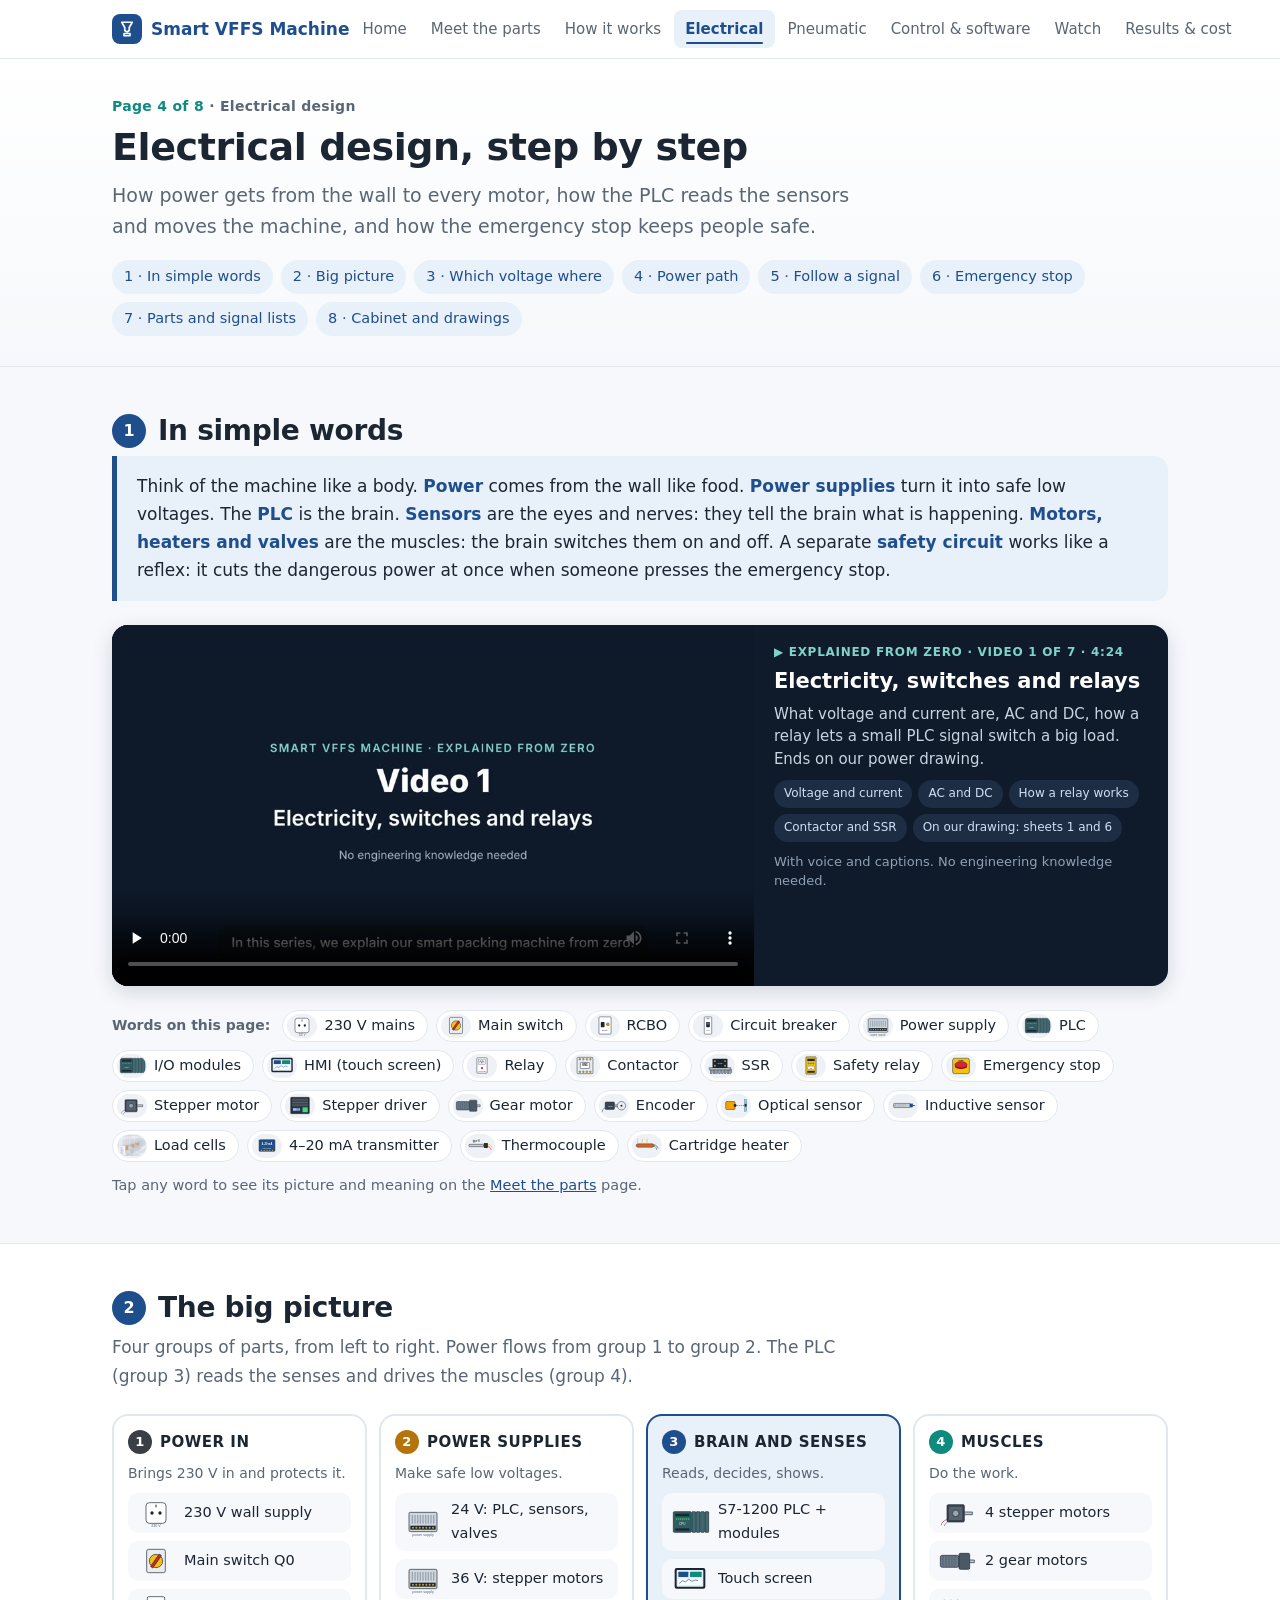
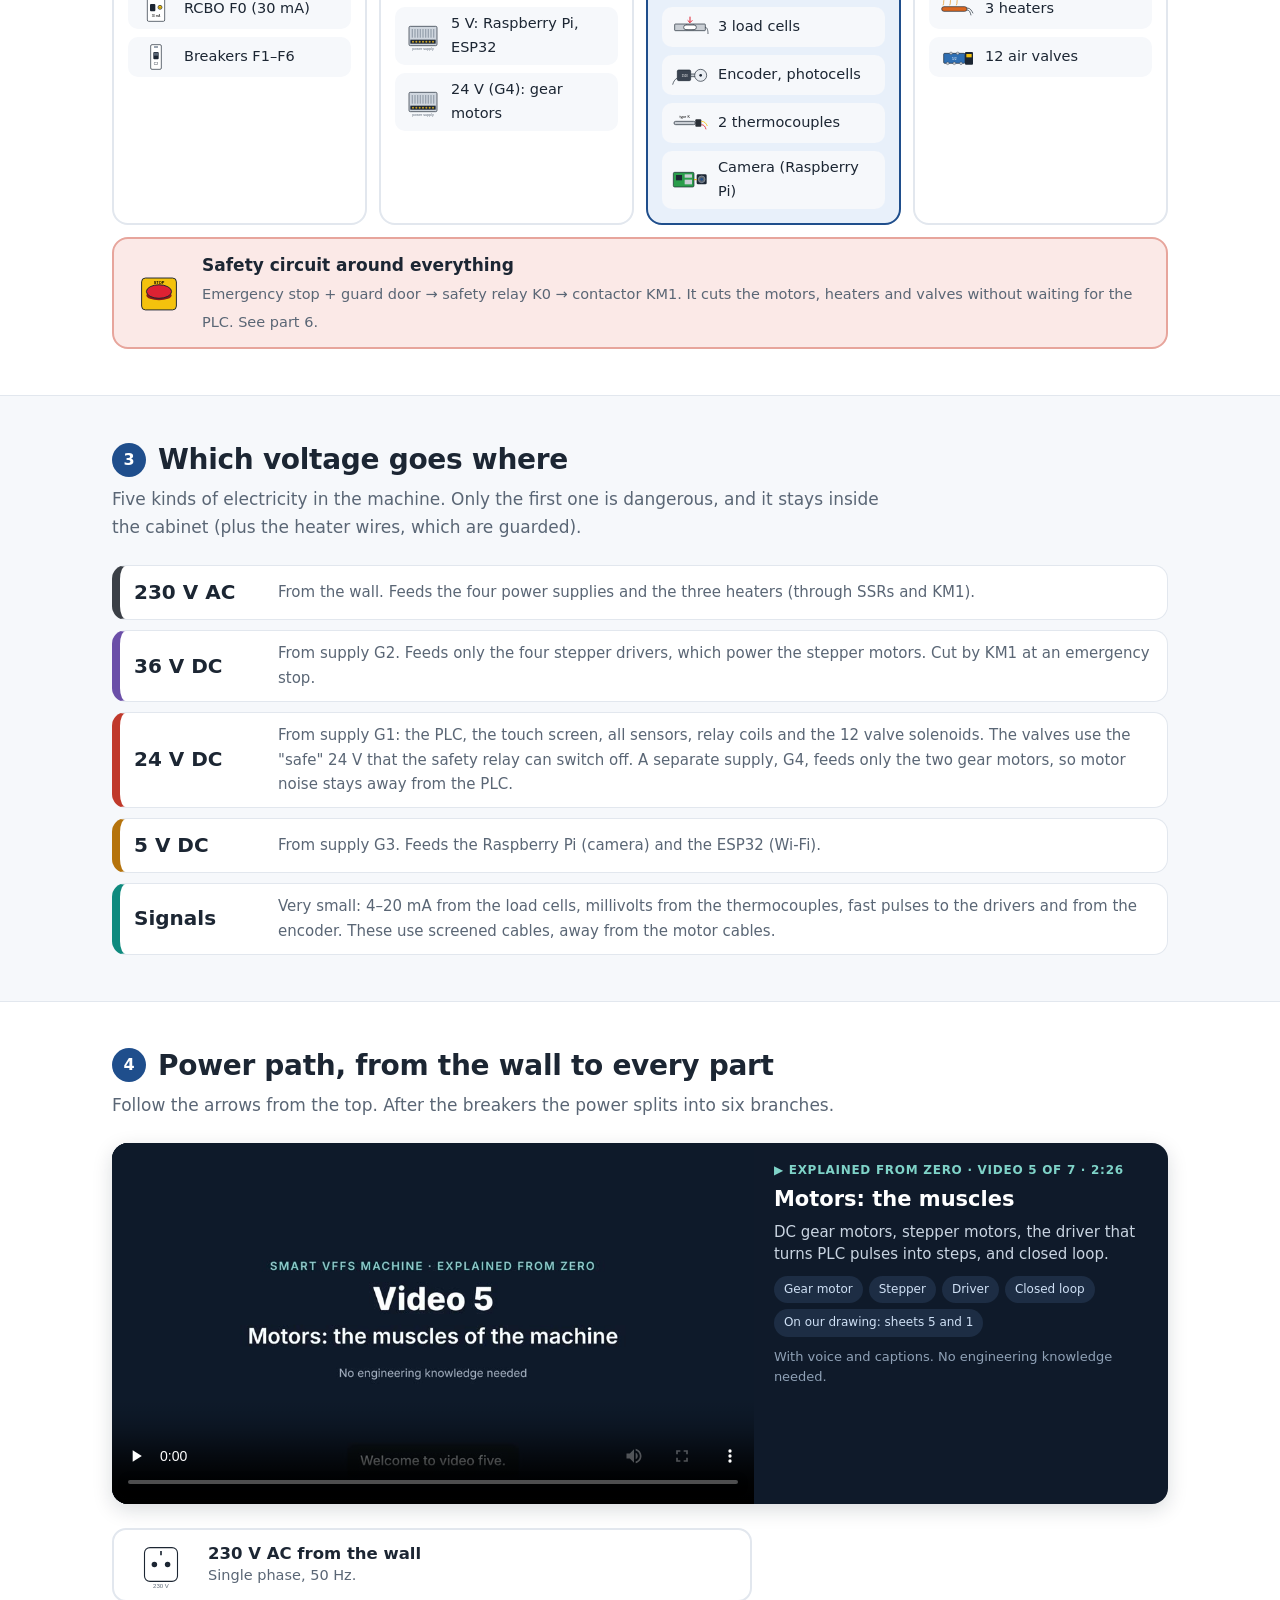
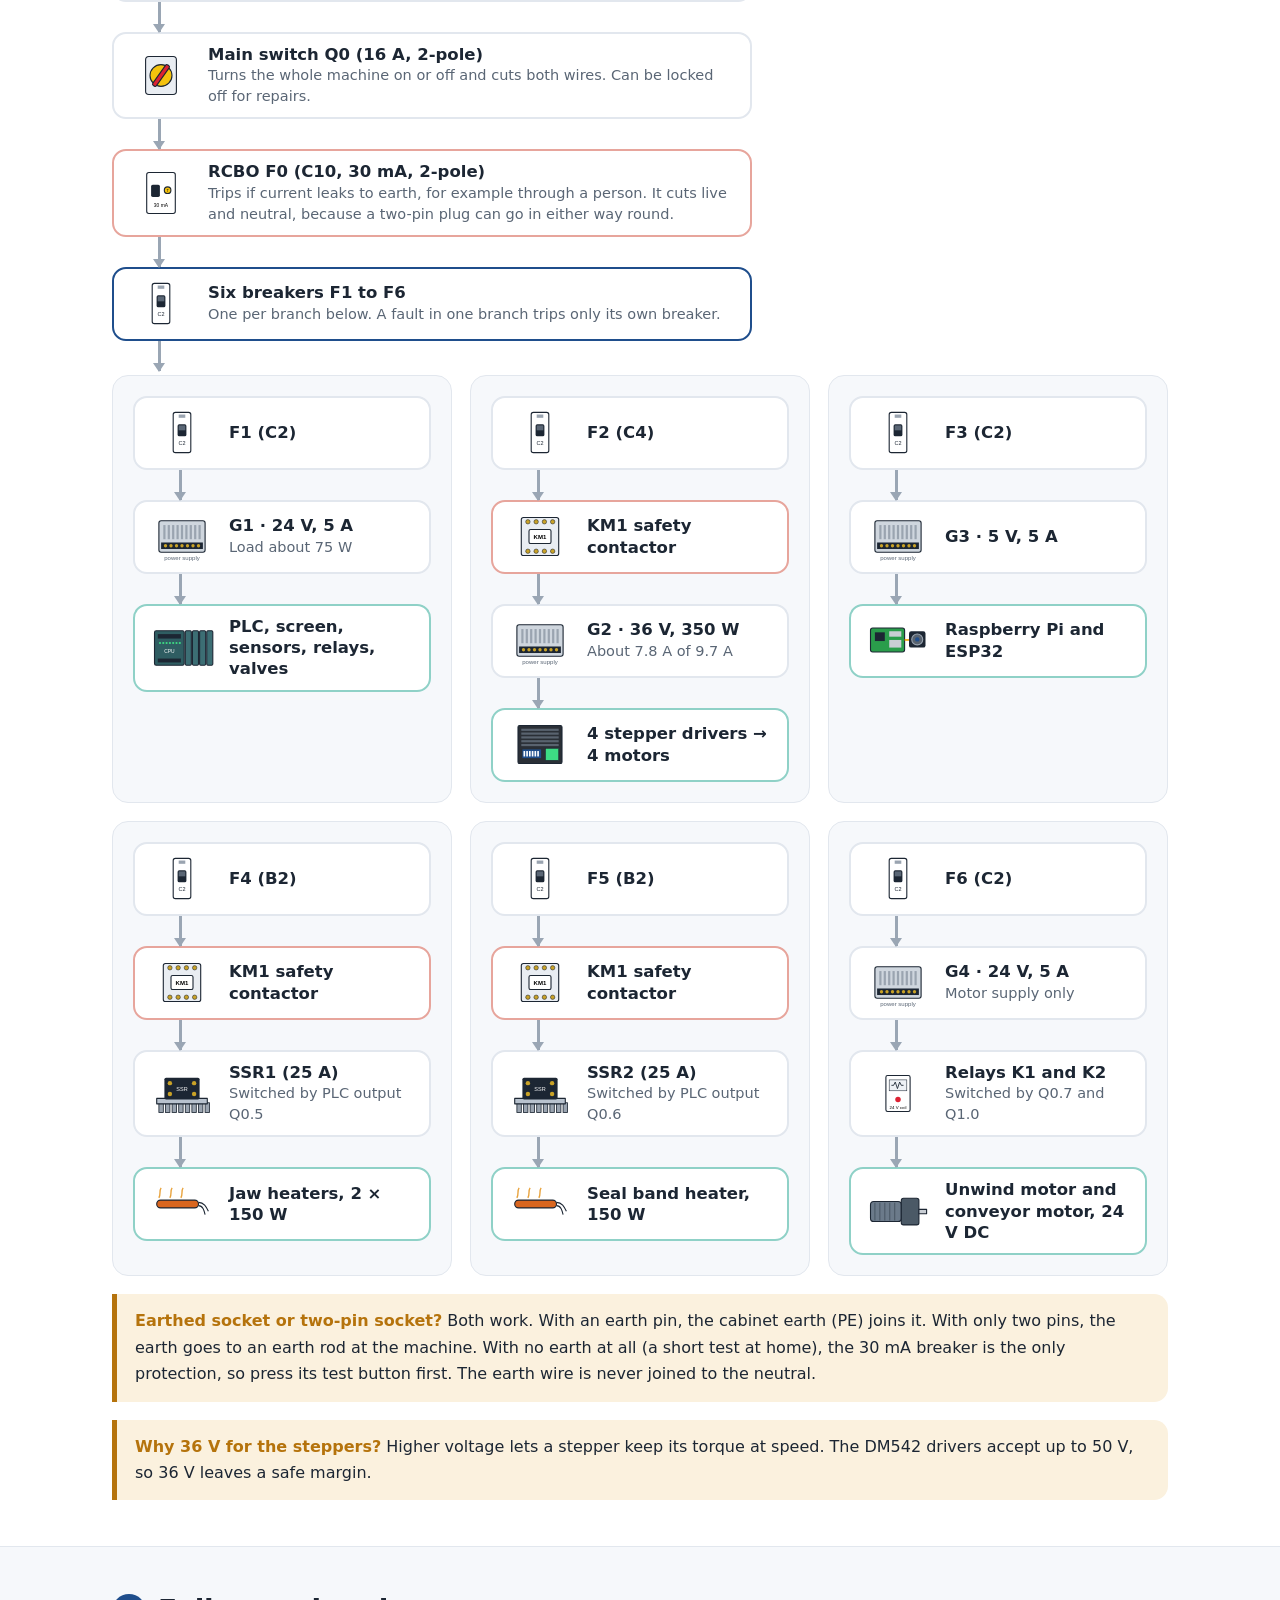
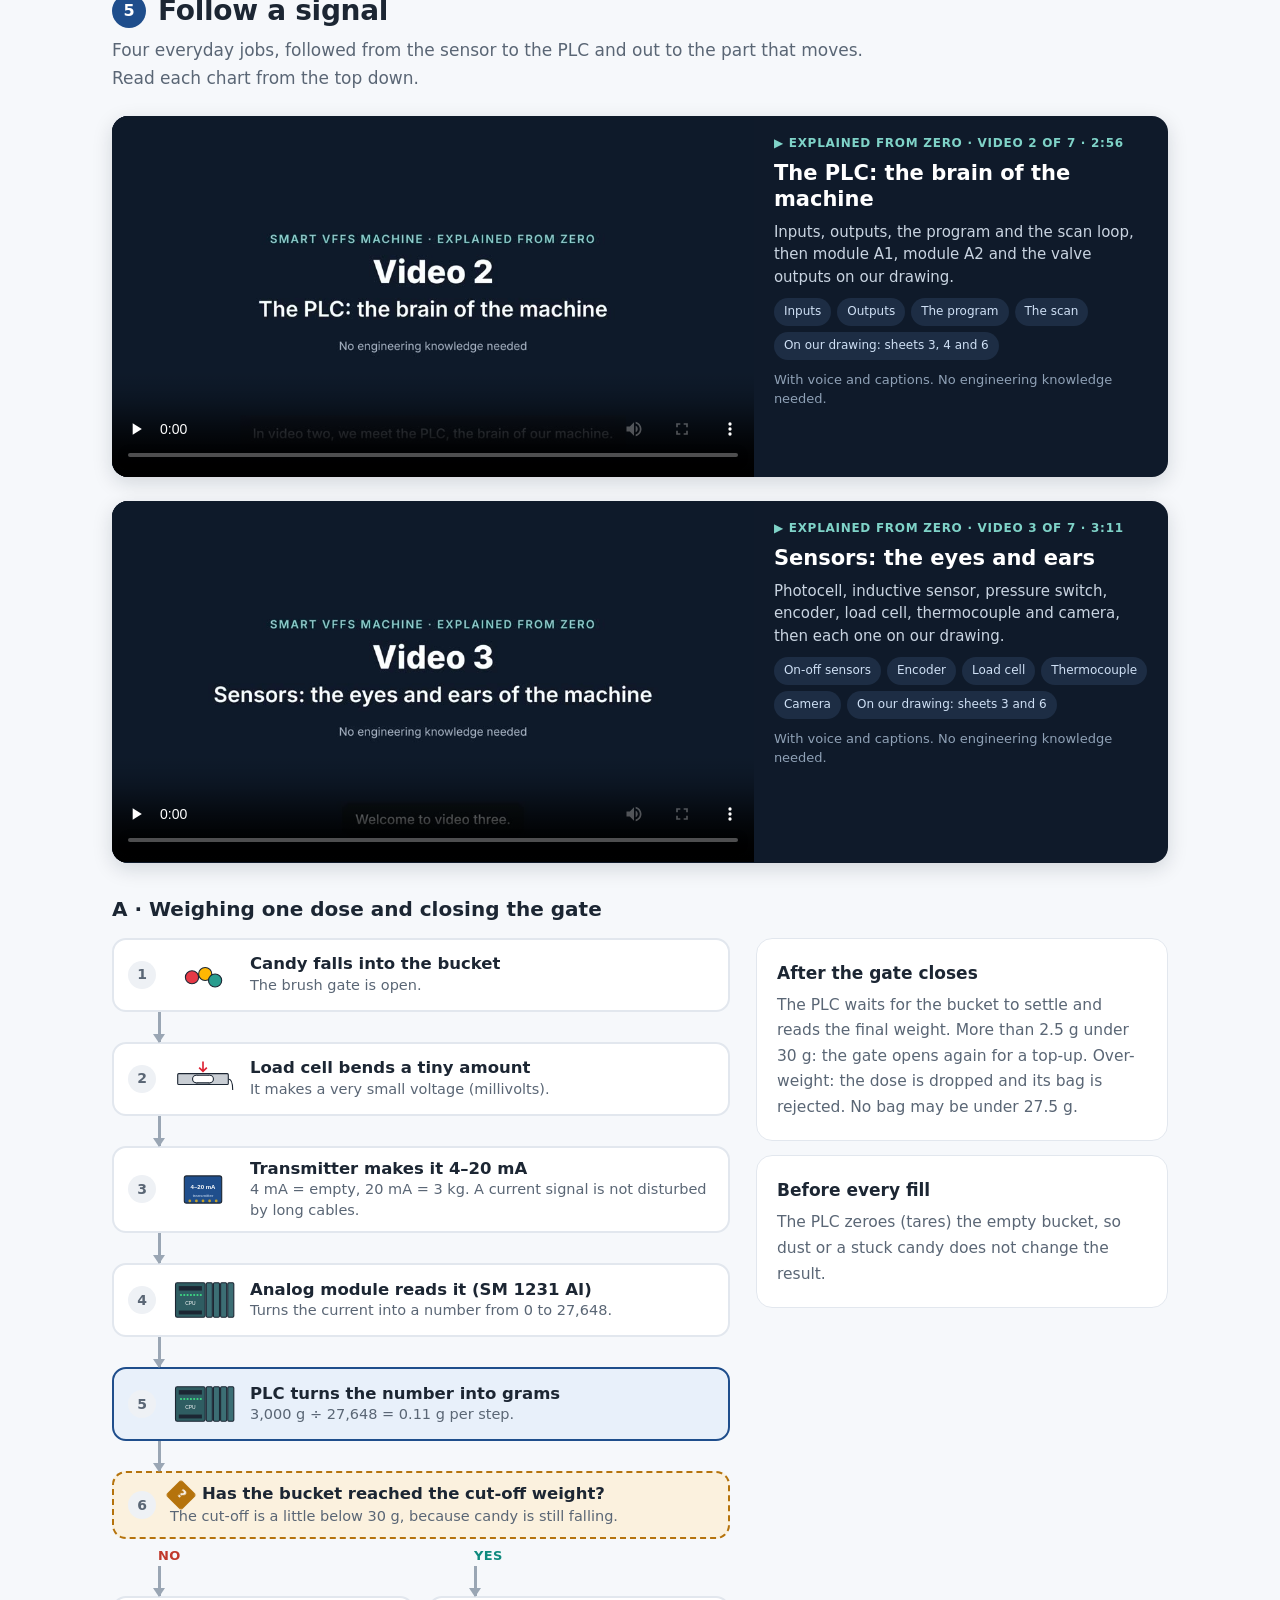
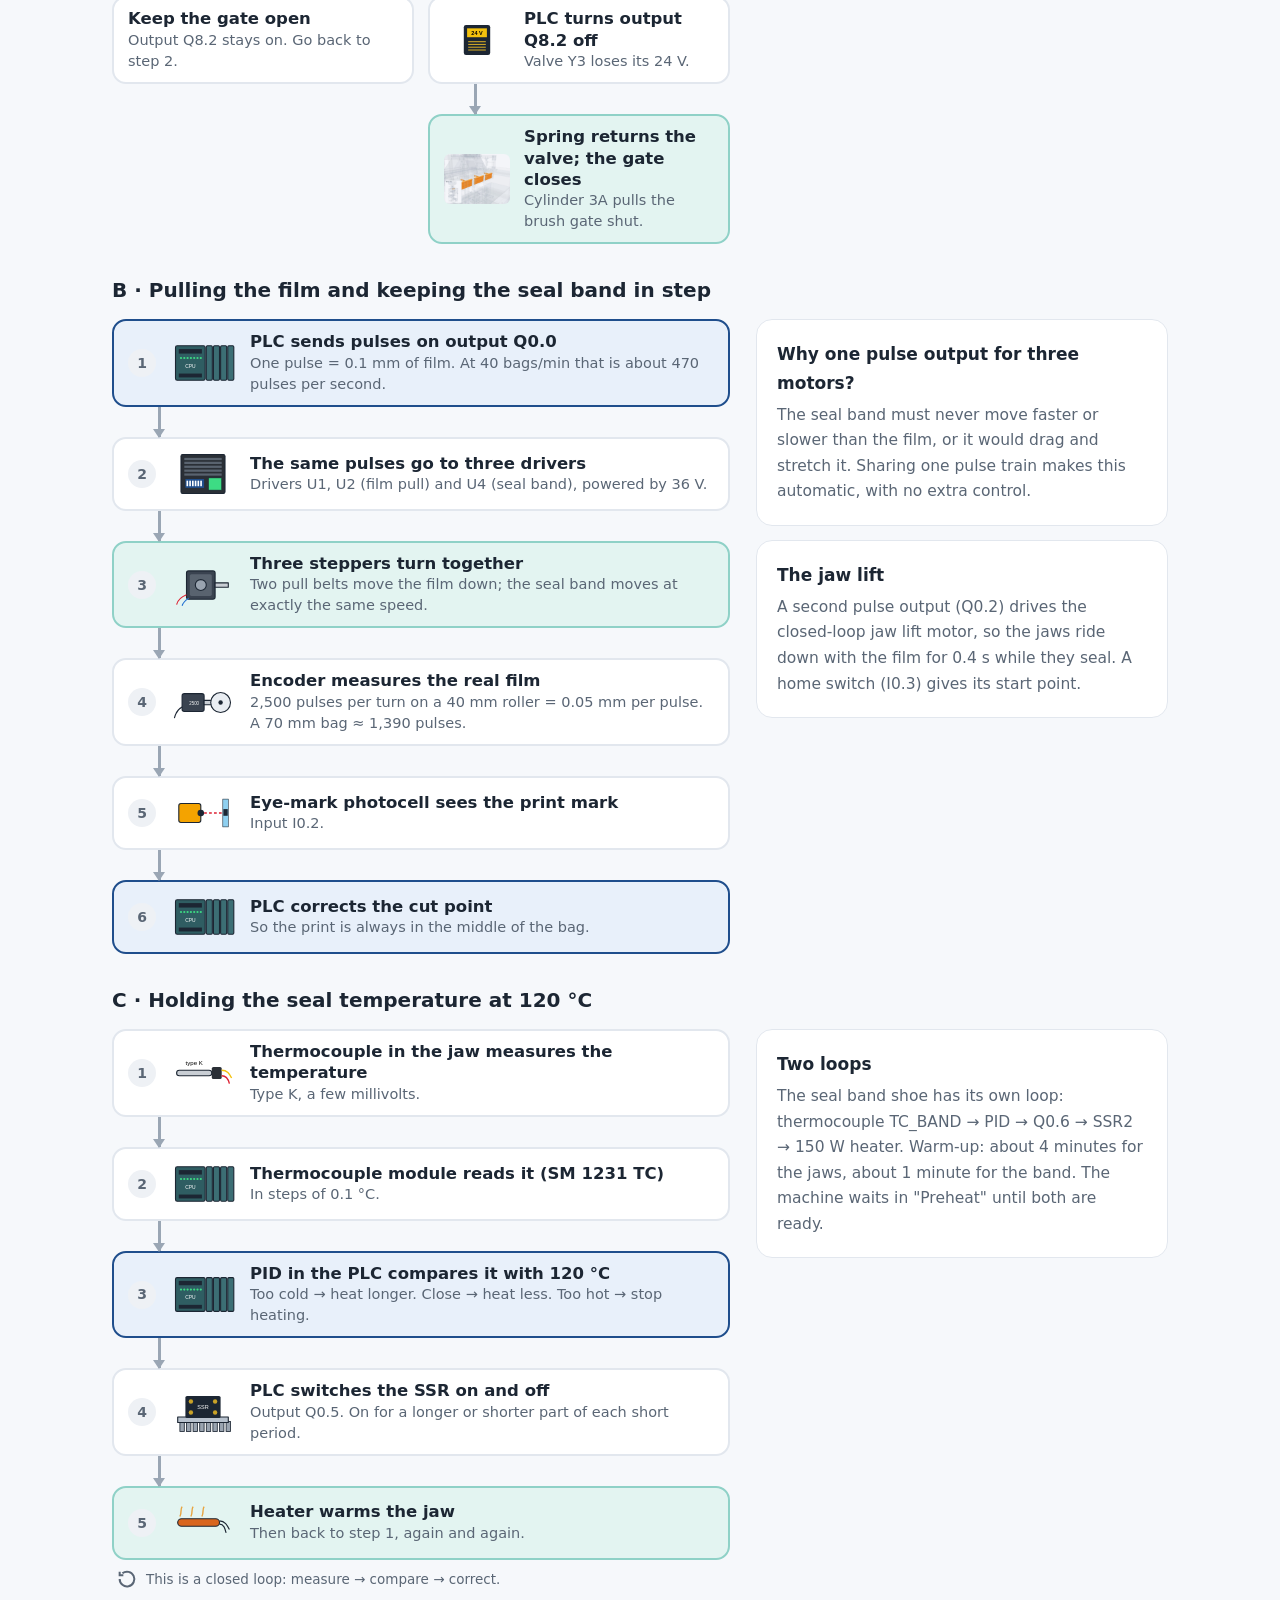
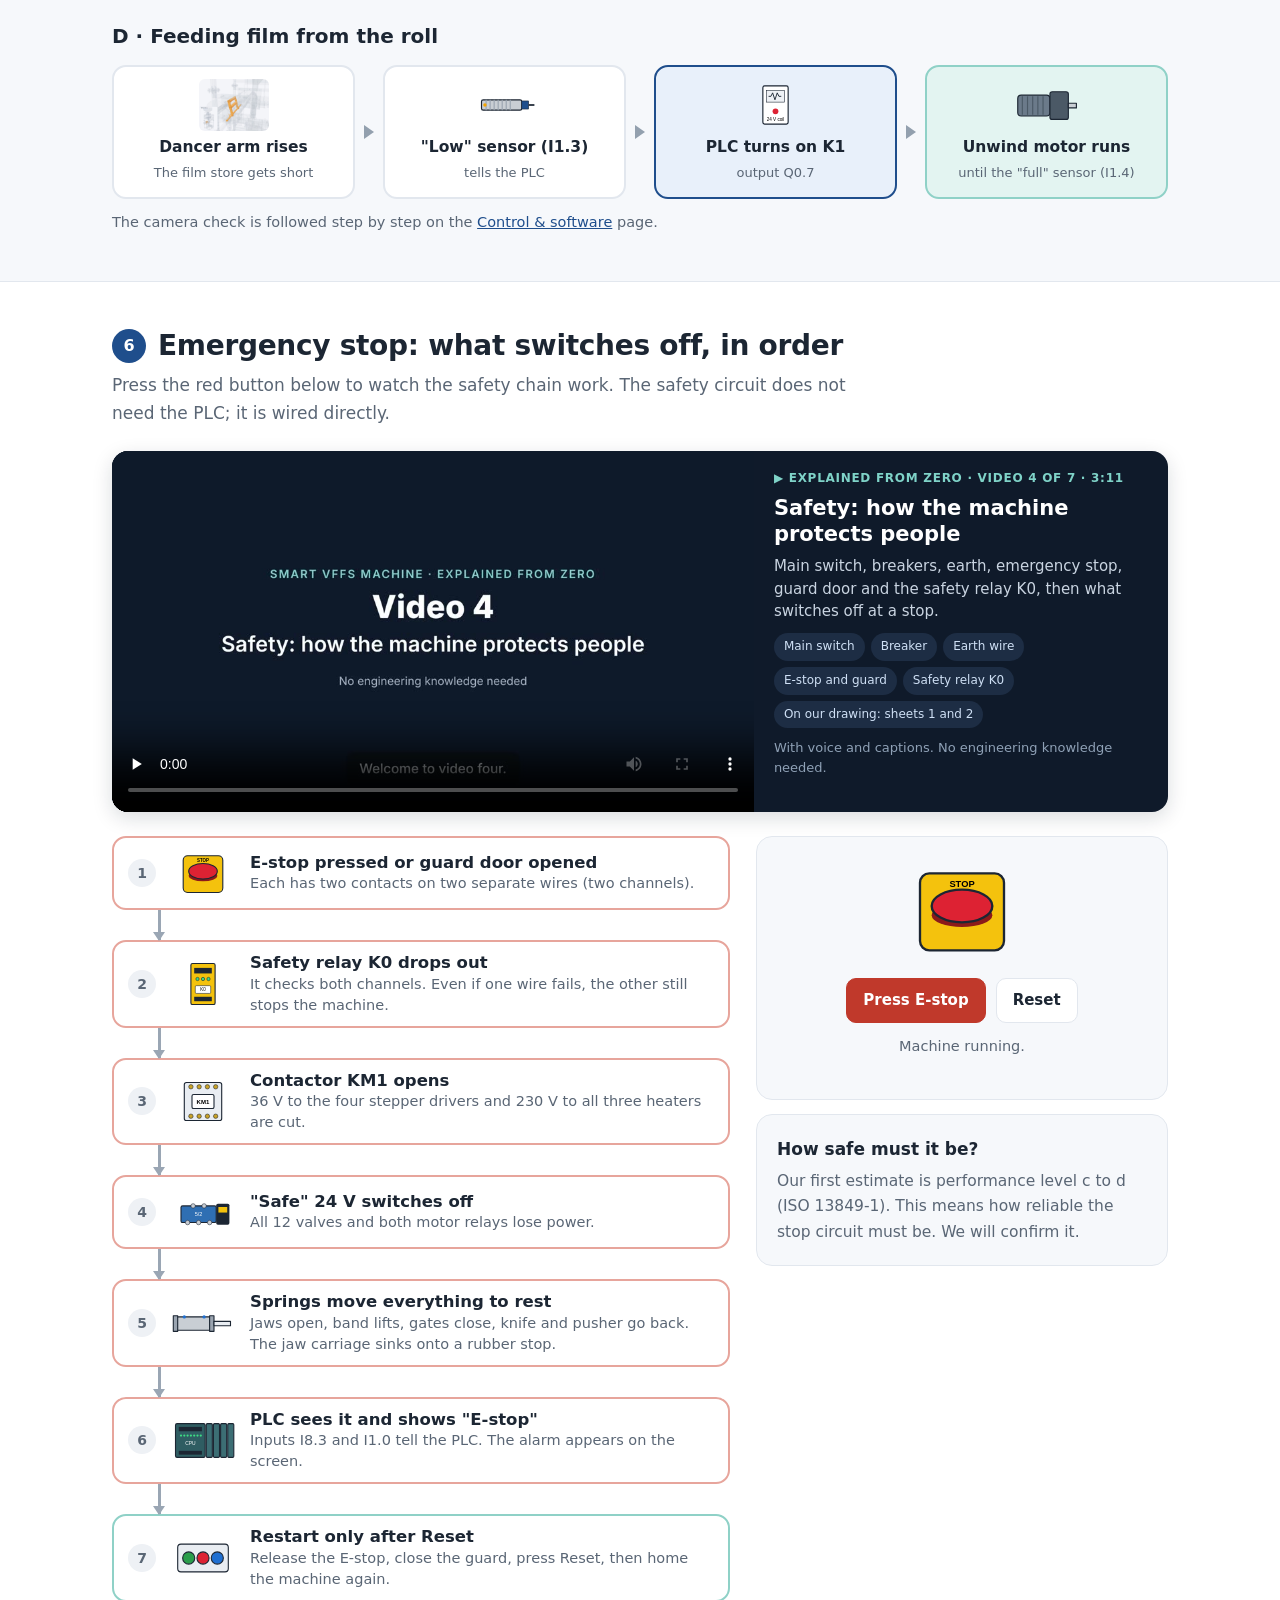
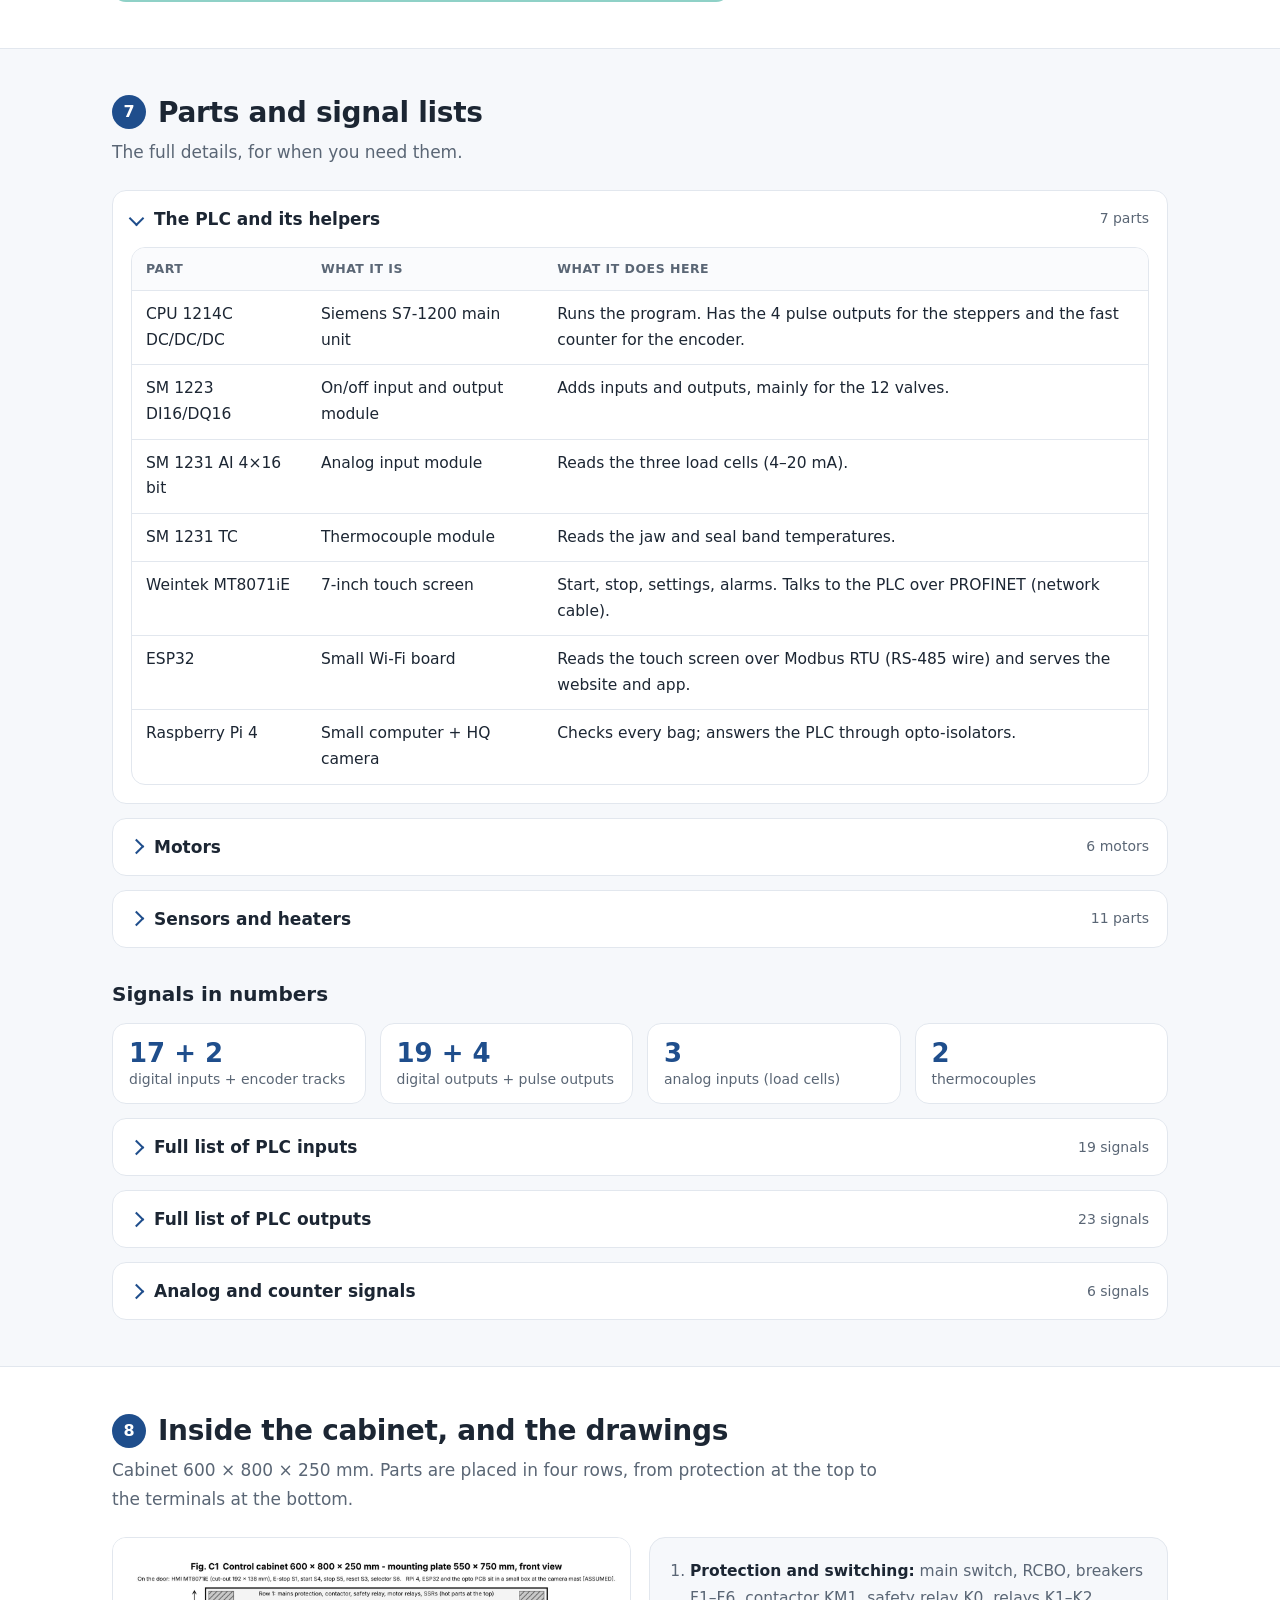
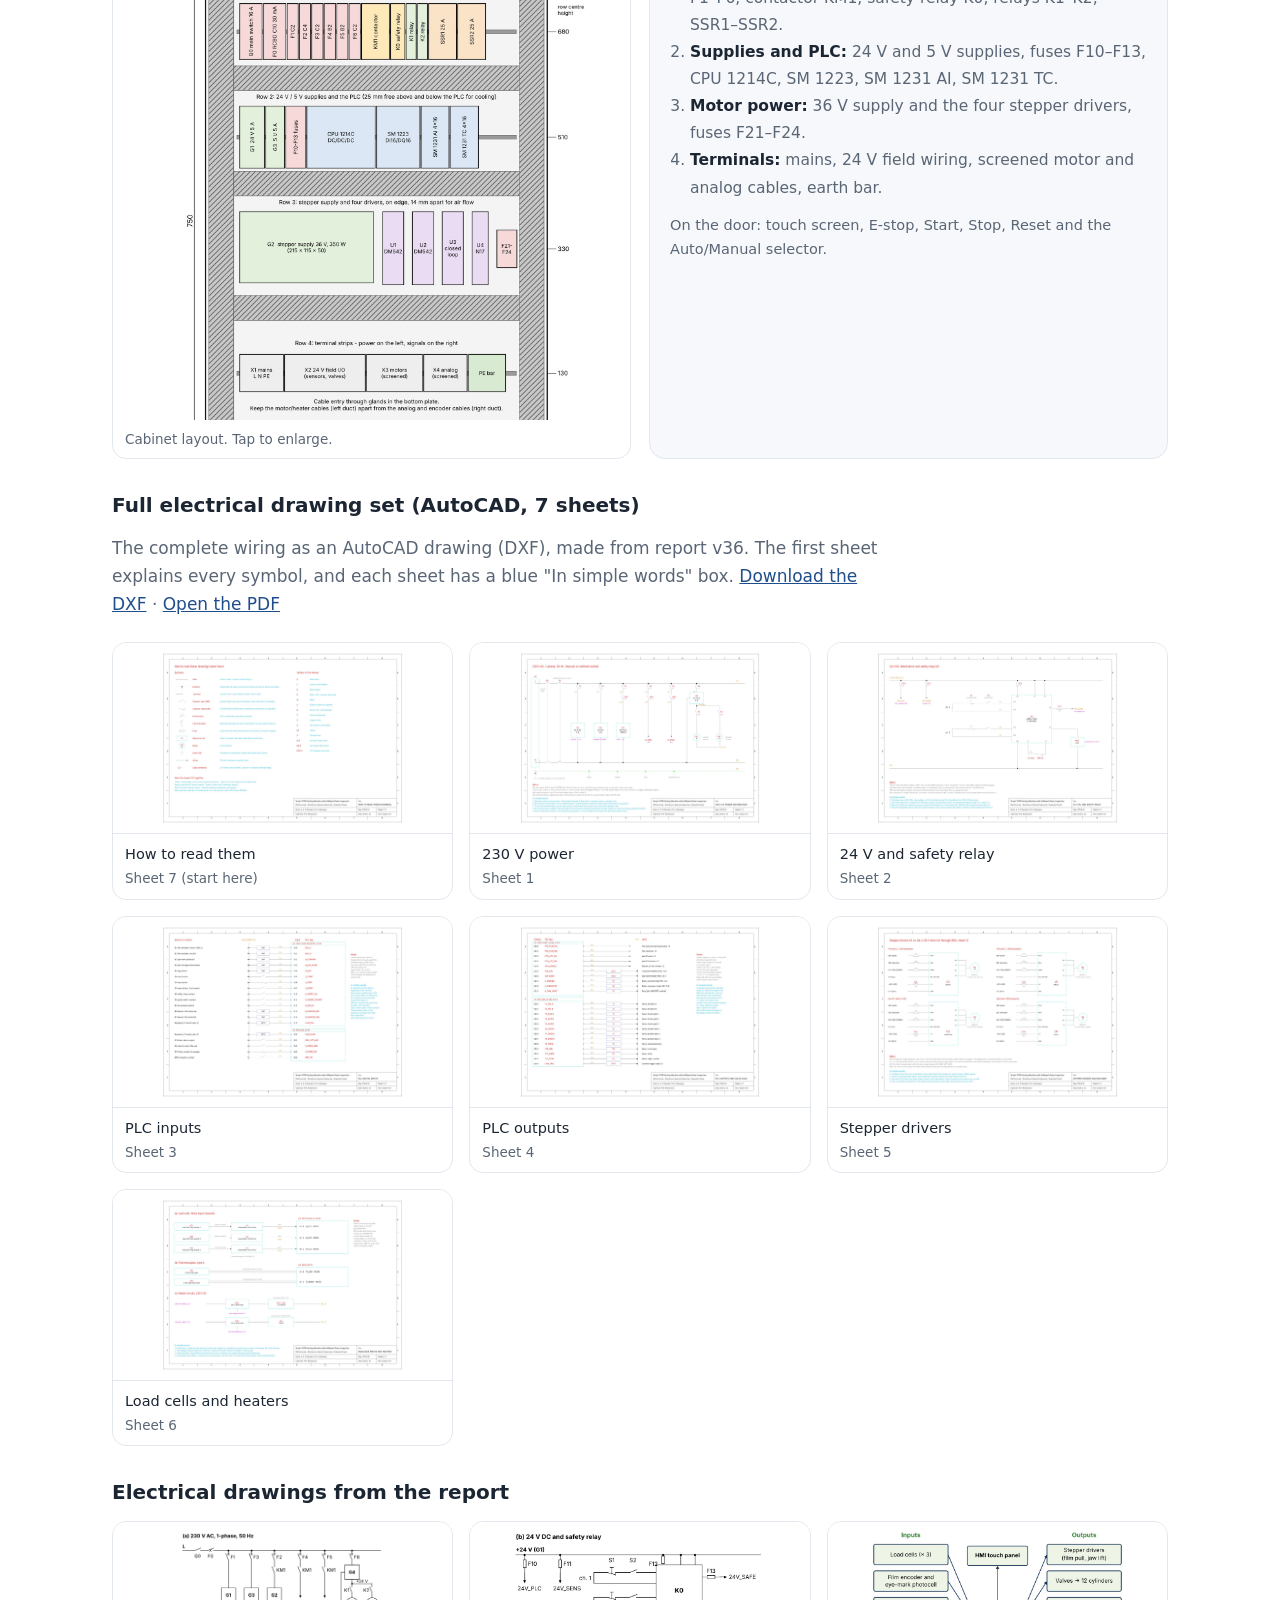
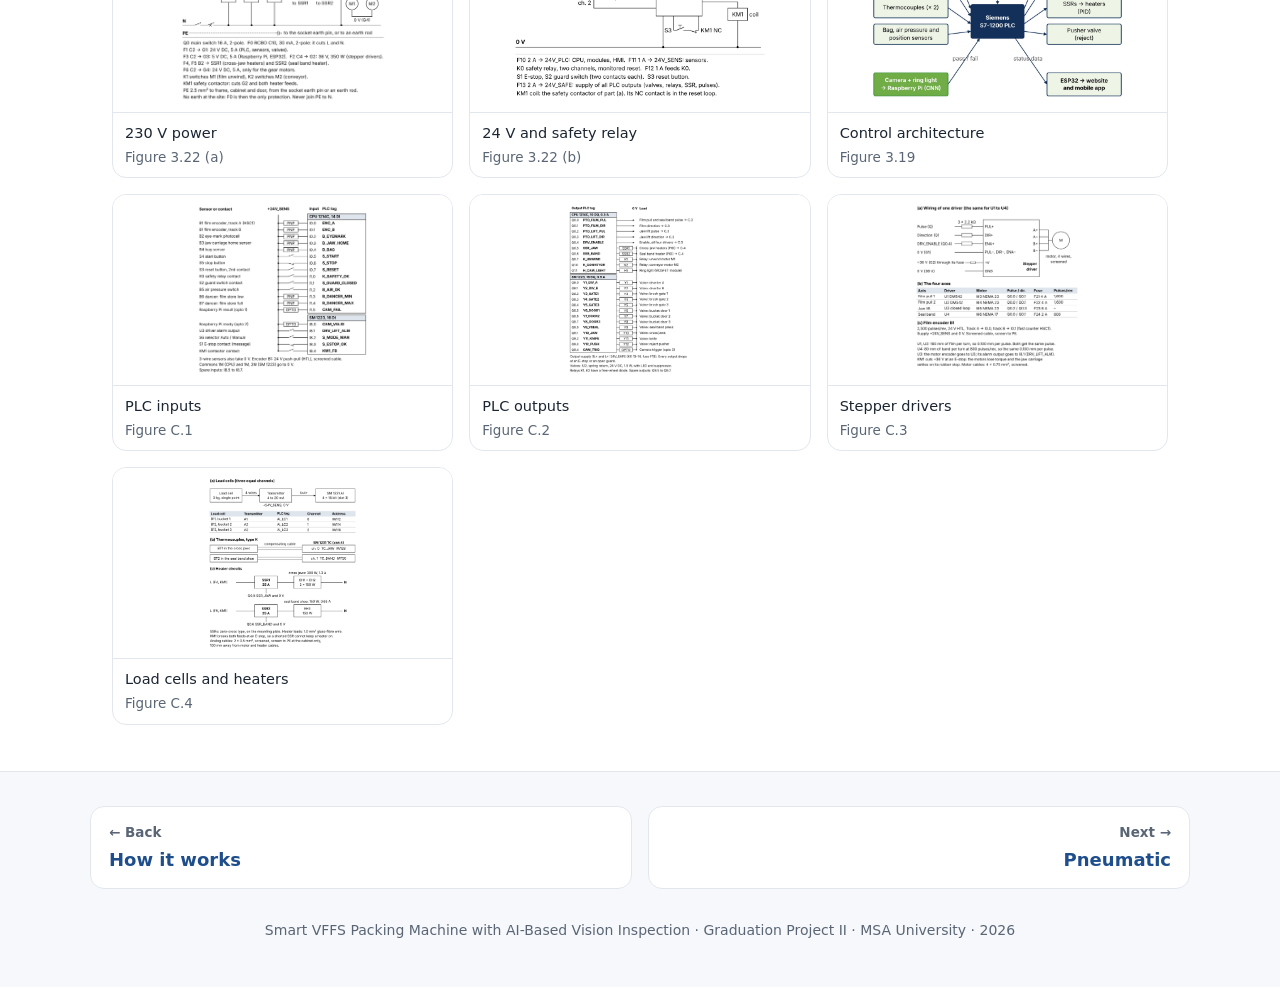
<file: electrical.html>
<!DOCTYPE html>
<html lang="en">
<head>
<meta charset="utf-8">
<meta name="viewport" content="width=device-width, initial-scale=1">
<title>Electrical design · Smart VFFS Machine</title>
<link rel="stylesheet" href="assets/site.css">
</head>
<body>
<div class="phead"><div class="wrap">
  <div class="crumb"><b>Page 4 of 8</b> · Electrical design</div>
  <h1>Electrical design, step by step</h1>
  <p class="lead">How power gets from the wall to every motor, how the PLC reads the sensors and moves the machine, and how the emergency stop keeps people safe.</p>
  <div class="toc"><a href="#simple">1 · In simple words</a><a href="#big">2 · Big picture</a><a href="#volts">3 · Which voltage where</a><a href="#power">4 · Power path</a><a href="#signals">5 · Follow a signal</a><a href="#estop">6 · Emergency stop</a><a href="#lists">7 · Parts and signal lists</a><a href="#cabinet">8 · Cabinet and drawings</a></div>
</div></div>

<!-- 1 -->
<section id="simple"><div class="wrap">
  <h2><span class="n">1</span>In simple words</h2>
  <div class="simple">Think of the machine like a body. <b>Power</b> comes from the wall like food. <b>Power supplies</b> turn it into safe low voltages. The <b>PLC</b> is the brain. <b>Sensors</b> are the eyes and nerves: they tell the brain what is happening. <b>Motors, heaters and valves</b> are the muscles: the brain switches them on and off. A separate <b>safety circuit</b> works like a reflex: it cuts the dangerous power at once when someone presses the emergency stop.</div>

  <div class="explain"><video src="video/explain/v1_electricity.mp4" poster="video/explain/v1_electricity.jpg" controls preload="none" playsinline></video><div class="ex-t"><div class="ex-k">▶ Explained from zero · Video 1 of 7 · 4:24</div><h3>Electricity, switches and relays</h3><p>What voltage and current are, AC and DC, how a relay lets a small PLC signal switch a big load. Ends on our power drawing.</p><div class="ex-ch"><span>Voltage and current</span><span>AC and DC</span><span>How a relay works</span><span>Contactor and SSR</span><span>On our drawing: sheets 1 and 6</span></div><p class="ex-n">With voice and captions. No engineering knowledge needed.</p></div></div>
  <div class="words" data-words="mains,mainswitch,rcbo,breaker,psu,plc,modules,hmi,relay,contactor,ssr,safetyrelay,estop,stepper,driver,gearmotor,encoder,sensor,inductive,loadcells,transmitter,thermo,heater"></div>
  <p class="note">Tap any word to see its picture and meaning on the <a href="parts.html#electrical">Meet the parts</a> page.</p>
</div></section>

<!-- 2 -->
<section id="big" class="alt"><div class="wrap">
  <h2><span class="n">2</span>The big picture</h2>
  <p class="sub">Four groups of parts, from left to right. Power flows from group 1 to group 2. The PLC (group 3) reads the senses and drives the muscles (group 4).</p>
  <div class="bigpic">
    <div class="col"><h4><i style="background:#3a3f46">1</i>Power in</h4><p>Brings 230 V in and protects it.</p>
      <div class="it"><img src="icons/mains.svg" alt="">230 V wall supply</div>
      <div class="it"><img src="icons/mainswitch.svg" alt="">Main switch Q0</div>
      <div class="it"><img src="icons/rcbo.svg" alt="">RCBO F0 (30 mA)</div>
      <div class="it"><img src="icons/breaker.svg" alt="">Breakers F1–F6</div></div>
    <div class="col"><h4><i style="background:var(--amber)">2</i>Power supplies</h4><p>Make safe low voltages.</p>
      <div class="it"><img src="icons/psu.svg" alt="">24 V: PLC, sensors, valves</div>
      <div class="it"><img src="icons/psu.svg" alt="">36 V: stepper motors</div>
      <div class="it"><img src="icons/psu.svg" alt="">5 V: Raspberry Pi, ESP32</div>
      <div class="it"><img src="icons/psu.svg" alt="">24 V (G4): gear motors</div></div>
    <div class="col" style="border-color:var(--navy);background:var(--navy-l)"><h4><i style="background:var(--navy)">3</i>Brain and senses</h4><p>Reads, decides, shows.</p>
      <div class="it"><img src="icons/plc.svg" alt="">S7-1200 PLC + modules</div>
      <div class="it"><img src="icons/hmi.svg" alt="">Touch screen</div>
      <div class="it"><img src="icons/loadcell.svg" alt="">3 load cells</div>
      <div class="it"><img src="icons/encoder.svg" alt="">Encoder, photocells</div>
      <div class="it"><img src="icons/thermo.svg" alt="">2 thermocouples</div>
      <div class="it"><img src="icons/pi.svg" alt="">Camera (Raspberry Pi)</div></div>
    <div class="col"><h4><i style="background:var(--teal)">4</i>Muscles</h4><p>Do the work.</p>
      <div class="it"><img src="icons/stepper.svg" alt="">4 stepper motors</div>
      <div class="it"><img src="icons/gearmotor.svg" alt="">2 gear motors</div>
      <div class="it"><img src="icons/heater.svg" alt="">3 heaters</div>
      <div class="it"><img src="icons/valve.svg" alt="">12 air valves</div></div>
    <div class="safety"><img src="icons/estop.svg" alt=""><div><b>Safety circuit around everything</b><span>Emergency stop + guard door → safety relay K0 → contactor KM1. It cuts the motors, heaters and valves without waiting for the PLC. See part 6.</span></div></div>
  </div>
</div></section>

<!-- 3 -->
<section id="volts"><div class="wrap">
  <h2><span class="n">3</span>Which voltage goes where</h2>
  <p class="sub">Five kinds of electricity in the machine. Only the first one is dangerous, and it stays inside the cabinet (plus the heater wires, which are guarded).</p>
  <div class="volt">
    <div class="v v230"><b>230 V AC</b><span>From the wall. Feeds the four power supplies and the three heaters (through SSRs and KM1).</span></div>
    <div class="v v36"><b>36 V DC</b><span>From supply G2. Feeds only the four stepper drivers, which power the stepper motors. Cut by KM1 at an emergency stop.</span></div>
    <div class="v v24"><b>24 V DC</b><span>From supply G1: the PLC, the touch screen, all sensors, relay coils and the 12 valve solenoids. The valves use the "safe" 24 V that the safety relay can switch off. A separate supply, G4, feeds only the two gear motors, so motor noise stays away from the PLC.</span></div>
    <div class="v v5"><b>5 V DC</b><span>From supply G3. Feeds the Raspberry Pi (camera) and the ESP32 (Wi-Fi).</span></div>
    <div class="v vs"><b>Signals</b><span>Very small: 4–20 mA from the load cells, millivolts from the thermocouples, fast pulses to the drivers and from the encoder. These use screened cables, away from the motor cables.</span></div>
  </div>
</div></section>

<!-- 4 -->
<section id="power" class="alt"><div class="wrap">
  <h2><span class="n">4</span>Power path, from the wall to every part</h2>
  <p class="sub">Follow the arrows from the top. After the breakers the power splits into six branches.</p>

  <div class="explain"><video src="video/explain/v5_motors.mp4" poster="video/explain/v5_motors.jpg" controls preload="none" playsinline></video><div class="ex-t"><div class="ex-k">▶ Explained from zero · Video 5 of 7 · 2:26</div><h3>Motors: the muscles</h3><p>DC gear motors, stepper motors, the driver that turns PLC pulses into steps, and closed loop.</p><div class="ex-ch"><span>Gear motor</span><span>Stepper</span><span>Driver</span><span>Closed loop</span><span>On our drawing: sheets 5 and 1</span></div><p class="ex-n">With voice and captions. No engineering knowledge needed.</p></div></div>
  <div class="fc" style="max-width:640px">
    <div class="n"><img src="icons/mains.svg" alt=""><div class="t"><b>230 V AC from the wall</b><span>Single phase, 50 Hz.</span></div></div>
    <div class="ar"></div>
    <div class="n"><img src="icons/mainswitch.svg" alt=""><div class="t"><b>Main switch Q0 (16 A, 2-pole)</b><span>Turns the whole machine on or off and cuts both wires. Can be locked off for repairs.</span></div></div>
    <div class="ar"></div>
    <div class="n s"><img src="icons/rcbo.svg" alt=""><div class="t"><b>RCBO F0 (C10, 30 mA, 2-pole)</b><span>Trips if current leaks to earth, for example through a person. It cuts live and neutral, because a two-pin plug can go in either way round.</span></div></div>
    <div class="ar"></div>
    <div class="n k"><img src="icons/breaker.svg" alt=""><div class="t"><b>Six breakers F1 to F6</b><span>One per branch below. A fault in one branch trips only its own breaker.</span></div></div>
    <div class="ar"></div>
  </div>
  <div class="grid3" style="margin-top:4px">
    <div class="card"><div class="fc">
      <div class="n"><img src="icons/breaker.svg" alt=""><div class="t"><b>F1 (C2)</b></div></div><div class="ar"></div>
      <div class="n"><img src="icons/psu.svg" alt=""><div class="t"><b>G1 · 24 V, 5 A</b><span>Load about 75 W</span></div></div><div class="ar"></div>
      <div class="n g"><img src="icons/plc.svg" alt=""><div class="t"><b>PLC, screen, sensors, relays, valves</b></div></div></div></div>
    <div class="card"><div class="fc">
      <div class="n"><img src="icons/breaker.svg" alt=""><div class="t"><b>F2 (C4)</b></div></div><div class="ar"></div>
      <div class="n s"><img src="icons/contactor.svg" alt=""><div class="t"><b>KM1 safety contactor</b></div></div><div class="ar"></div>
      <div class="n"><img src="icons/psu.svg" alt=""><div class="t"><b>G2 · 36 V, 350 W</b><span>About 7.8 A of 9.7 A</span></div></div><div class="ar"></div>
      <div class="n g"><img src="icons/driver.svg" alt=""><div class="t"><b>4 stepper drivers → 4 motors</b></div></div></div></div>
    <div class="card"><div class="fc">
      <div class="n"><img src="icons/breaker.svg" alt=""><div class="t"><b>F3 (C2)</b></div></div><div class="ar"></div>
      <div class="n"><img src="icons/psu.svg" alt=""><div class="t"><b>G3 · 5 V, 5 A</b></div></div><div class="ar"></div>
      <div class="n g"><img src="icons/pi.svg" alt=""><div class="t"><b>Raspberry Pi and ESP32</b></div></div></div></div>
    <div class="card"><div class="fc">
      <div class="n"><img src="icons/breaker.svg" alt=""><div class="t"><b>F4 (B2)</b></div></div><div class="ar"></div>
      <div class="n s"><img src="icons/contactor.svg" alt=""><div class="t"><b>KM1 safety contactor</b></div></div><div class="ar"></div>
      <div class="n"><img src="icons/ssr.svg" alt=""><div class="t"><b>SSR1 (25 A)</b><span>Switched by PLC output Q0.5</span></div></div><div class="ar"></div>
      <div class="n g"><img src="icons/heater.svg" alt=""><div class="t"><b>Jaw heaters, 2 × 150 W</b></div></div></div></div>
    <div class="card"><div class="fc">
      <div class="n"><img src="icons/breaker.svg" alt=""><div class="t"><b>F5 (B2)</b></div></div><div class="ar"></div>
      <div class="n s"><img src="icons/contactor.svg" alt=""><div class="t"><b>KM1 safety contactor</b></div></div><div class="ar"></div>
      <div class="n"><img src="icons/ssr.svg" alt=""><div class="t"><b>SSR2 (25 A)</b><span>Switched by PLC output Q0.6</span></div></div><div class="ar"></div>
      <div class="n g"><img src="icons/heater.svg" alt=""><div class="t"><b>Seal band heater, 150 W</b></div></div></div></div>
    <div class="card"><div class="fc">
      <div class="n"><img src="icons/breaker.svg" alt=""><div class="t"><b>F6 (C2)</b></div></div><div class="ar"></div>
      <div class="n"><img src="icons/psu.svg" alt=""><div class="t"><b>G4 · 24 V, 5 A</b><span>Motor supply only</span></div></div><div class="ar"></div>
      <div class="n"><img src="icons/relay.svg" alt=""><div class="t"><b>Relays K1 and K2</b><span>Switched by Q0.7 and Q1.0</span></div></div><div class="ar"></div>
      <div class="n g"><img src="icons/gearmotor.svg" alt=""><div class="t"><b>Unwind motor and conveyor motor, 24 V DC</b></div></div></div></div>
  </div>
  <div class="tip"><b>Earthed socket or two-pin socket?</b> Both work. With an earth pin, the cabinet earth (PE) joins it. With only two pins, the earth goes to an earth rod at the machine. With no earth at all (a short test at home), the 30 mA breaker is the only protection, so press its test button first. The earth wire is never joined to the neutral.</div>
  <div class="tip"><b>Why 36 V for the steppers?</b> Higher voltage lets a stepper keep its torque at speed. The DM542 drivers accept up to 50 V, so 36 V leaves a safe margin.</div>
</div></section>

<!-- 5 -->
<section id="signals"><div class="wrap">
  <h2><span class="n">5</span>Follow a signal</h2>
  <p class="sub">Four everyday jobs, followed from the sensor to the PLC and out to the part that moves. Read each chart from the top down.</p>

  <div class="explain"><video src="video/explain/v2_plc.mp4" poster="video/explain/v2_plc.jpg" controls preload="none" playsinline></video><div class="ex-t"><div class="ex-k">▶ Explained from zero · Video 2 of 7 · 2:56</div><h3>The PLC: the brain of the machine</h3><p>Inputs, outputs, the program and the scan loop, then module A1, module A2 and the valve outputs on our drawing.</p><div class="ex-ch"><span>Inputs</span><span>Outputs</span><span>The program</span><span>The scan</span><span>On our drawing: sheets 3, 4 and 6</span></div><p class="ex-n">With voice and captions. No engineering knowledge needed.</p></div></div>

  <div class="explain"><video src="video/explain/v3_sensors.mp4" poster="video/explain/v3_sensors.jpg" controls preload="none" playsinline></video><div class="ex-t"><div class="ex-k">▶ Explained from zero · Video 3 of 7 · 3:11</div><h3>Sensors: the eyes and ears</h3><p>Photocell, inductive sensor, pressure switch, encoder, load cell, thermocouple and camera, then each one on our drawing.</p><div class="ex-ch"><span>On-off sensors</span><span>Encoder</span><span>Load cell</span><span>Thermocouple</span><span>Camera</span><span>On our drawing: sheets 3 and 6</span></div><p class="ex-n">With voice and captions. No engineering knowledge needed.</p></div></div>

  <h3>A · Weighing one dose and closing the gate</h3>
  <div class="fcwrap">
    <div class="fc">
      <div class="n"><span class="num">1</span><img src="icons/candy.svg" alt=""><div class="t"><b>Candy falls into the bucket</b><span>The brush gate is open.</span></div></div><div class="ar"></div>
      <div class="n"><span class="num">2</span><img src="icons/loadcell.svg" alt=""><div class="t"><b>Load cell bends a tiny amount</b><span>It makes a very small voltage (millivolts).</span></div></div><div class="ar"></div>
      <div class="n"><span class="num">3</span><img src="icons/transmitter.svg" alt=""><div class="t"><b>Transmitter makes it 4–20 mA</b><span>4 mA = empty, 20 mA = 3 kg. A current signal is not disturbed by long cables.</span></div></div><div class="ar"></div>
      <div class="n"><span class="num">4</span><img src="icons/plc.svg" alt=""><div class="t"><b>Analog module reads it (SM 1231 AI)</b><span>Turns the current into a number from 0 to 27,648.</span></div></div><div class="ar"></div>
      <div class="n k"><span class="num">5</span><img src="icons/plc.svg" alt=""><div class="t"><b>PLC turns the number into grams</b><span>3,000 g ÷ 27,648 = 0.11 g per step.</span></div></div><div class="ar"></div>
      <div class="n d"><span class="num">6</span><div class="t"><b>Has the bucket reached the cut-off weight?</b><span>The cut-off is a little below 30 g, because candy is still falling.</span></div></div>
      <div class="split">
        <div><div class="lbl no">No</div><div class="ar"></div><div class="n"><div class="t"><b>Keep the gate open</b><span>Output Q8.2 stays on. Go back to step 2.</span></div></div></div>
        <div><div class="lbl yes">Yes</div><div class="ar"></div>
          <div class="n"><img src="icons/solenoid.svg" alt=""><div class="t"><b>PLC turns output Q8.2 off</b><span>Valve Y3 loses its 24 V.</span></div></div><div class="ar"></div>
          <div class="n g"><img src="parts/gates.jpg" alt="" style="border-radius:6px;object-fit:cover"><div class="t"><b>Spring returns the valve; the gate closes</b><span>Cylinder 3A pulls the brush gate shut.</span></div></div></div>
      </div>
    </div>
    <div class="side">
      <div class="card"><h4 style="margin:0 0 6px">After the gate closes</h4><p style="margin:0;font-size:15.5px;color:var(--soft)">The PLC waits for the bucket to settle and reads the final weight. More than 2.5 g under 30 g: the gate opens again for a top-up. Over-weight: the dose is dropped and its bag is rejected. No bag may be under 27.5 g.</p></div>
      <div class="card"><h4 style="margin:0 0 6px">Before every fill</h4><p style="margin:0;font-size:15.5px;color:var(--soft)">The PLC zeroes (tares) the empty bucket, so dust or a stuck candy does not change the result.</p></div>
    </div>
  </div>

  <h3>B · Pulling the film and keeping the seal band in step</h3>
  <div class="fcwrap">
    <div class="fc">
      <div class="n k"><span class="num">1</span><img src="icons/plc.svg" alt=""><div class="t"><b>PLC sends pulses on output Q0.0</b><span>One pulse = 0.1 mm of film. At 40 bags/min that is about 470 pulses per second.</span></div></div><div class="ar"></div>
      <div class="n"><span class="num">2</span><img src="icons/driver.svg" alt=""><div class="t"><b>The same pulses go to three drivers</b><span>Drivers U1, U2 (film pull) and U4 (seal band), powered by 36 V.</span></div></div><div class="ar"></div>
      <div class="n g"><span class="num">3</span><img src="icons/stepper.svg" alt=""><div class="t"><b>Three steppers turn together</b><span>Two pull belts move the film down; the seal band moves at exactly the same speed.</span></div></div><div class="ar"></div>
      <div class="n"><span class="num">4</span><img src="icons/encoder.svg" alt=""><div class="t"><b>Encoder measures the real film</b><span>2,500 pulses per turn on a 40 mm roller = 0.05 mm per pulse. A 70 mm bag ≈ 1,390 pulses.</span></div></div><div class="ar"></div>
      <div class="n"><span class="num">5</span><img src="icons/photo.svg" alt=""><div class="t"><b>Eye-mark photocell sees the print mark</b><span>Input I0.2.</span></div></div><div class="ar"></div>
      <div class="n k"><span class="num">6</span><img src="icons/plc.svg" alt=""><div class="t"><b>PLC corrects the cut point</b><span>So the print is always in the middle of the bag.</span></div></div>
    </div>
    <div class="side"><div class="card"><h4 style="margin:0 0 6px">Why one pulse output for three motors?</h4><p style="margin:0;font-size:15.5px;color:var(--soft)">The seal band must never move faster or slower than the film, or it would drag and stretch it. Sharing one pulse train makes this automatic, with no extra control.</p></div>
      <div class="card"><h4 style="margin:0 0 6px">The jaw lift</h4><p style="margin:0;font-size:15.5px;color:var(--soft)">A second pulse output (Q0.2) drives the closed-loop jaw lift motor, so the jaws ride down with the film for 0.4 s while they seal. A home switch (I0.3) gives its start point.</p></div></div>
  </div>

  <h3>C · Holding the seal temperature at 120 °C</h3>
  <div class="fcwrap">
    <div class="fc">
      <div class="n"><span class="num">1</span><img src="icons/thermo.svg" alt=""><div class="t"><b>Thermocouple in the jaw measures the temperature</b><span>Type K, a few millivolts.</span></div></div><div class="ar"></div>
      <div class="n"><span class="num">2</span><img src="icons/plc.svg" alt=""><div class="t"><b>Thermocouple module reads it (SM 1231 TC)</b><span>In steps of 0.1 °C.</span></div></div><div class="ar"></div>
      <div class="n k"><span class="num">3</span><img src="icons/plc.svg" alt=""><div class="t"><b>PID in the PLC compares it with 120 °C</b><span>Too cold → heat longer. Close → heat less. Too hot → stop heating.</span></div></div><div class="ar"></div>
      <div class="n"><span class="num">4</span><img src="icons/ssr.svg" alt=""><div class="t"><b>PLC switches the SSR on and off</b><span>Output Q0.5. On for a longer or shorter part of each short period.</span></div></div><div class="ar"></div>
      <div class="n g"><span class="num">5</span><img src="icons/heater.svg" alt=""><div class="t"><b>Heater warms the jaw</b><span>Then back to step 1, again and again.</span></div></div>
      <div class="loop"><svg width="22" height="22" viewBox="0 0 24 24" fill="none" stroke="currentColor" stroke-width="2.2"><path d="M4 12a8 8 0 1 0 3-6.2M4 4v4h4"/></svg>This is a closed loop: measure → compare → correct.</div>
    </div>
    <div class="side"><div class="card"><h4 style="margin:0 0 6px">Two loops</h4><p style="margin:0;font-size:15.5px;color:var(--soft)">The seal band shoe has its own loop: thermocouple TC_BAND → PID → Q0.6 → SSR2 → 150 W heater. Warm-up: about 4 minutes for the jaws, about 1 minute for the band. The machine waits in "Preheat" until both are ready.</p></div></div>
  </div>

  <h3>D · Feeding film from the roll</h3>
  <div class="hf">
    <div class="box"><img src="parts/dancer.jpg" alt="" style="border-radius:6px;object-fit:cover"><div class="tx"><b>Dancer arm rises</b><span>The film store gets short</span></div></div><div class="ar"></div>
    <div class="box"><img src="icons/inductive.svg" alt=""><div class="tx"><b>"Low" sensor (I1.3)</b><span>tells the PLC</span></div></div><div class="ar"></div>
    <div class="box k"><img src="icons/relay.svg" alt=""><div class="tx"><b>PLC turns on K1</b><span>output Q0.7</span></div></div><div class="ar"></div>
    <div class="box g"><img src="icons/gearmotor.svg" alt=""><div class="tx"><b>Unwind motor runs</b><span>until the "full" sensor (I1.4)</span></div></div>
  </div>
  <p class="note">The camera check is followed step by step on the <a href="control.html#camera">Control & software</a> page.</p>
</div></section>

<!-- 6 -->
<section id="estop" class="alt"><div class="wrap">
  <h2><span class="n">6</span>Emergency stop: what switches off, in order</h2>
  <p class="sub">Press the red button below to watch the safety chain work. The safety circuit does not need the PLC; it is wired directly.</p>

  <div class="explain"><video src="video/explain/v4_safety.mp4" poster="video/explain/v4_safety.jpg" controls preload="none" playsinline></video><div class="ex-t"><div class="ex-k">▶ Explained from zero · Video 4 of 7 · 3:11</div><h3>Safety: how the machine protects people</h3><p>Main switch, breakers, earth, emergency stop, guard door and the safety relay K0, then what switches off at a stop.</p><div class="ex-ch"><span>Main switch</span><span>Breaker</span><span>Earth wire</span><span>E-stop and guard</span><span>Safety relay K0</span><span>On our drawing: sheets 1 and 2</span></div><p class="ex-n">With voice and captions. No engineering knowledge needed.</p></div></div>
  <div class="fcwrap">
    <div class="fc" id="esFc">
      <div class="n s"><span class="num">1</span><img src="icons/estop.svg" alt=""><div class="t"><b>E-stop pressed or guard door opened</b><span>Each has two contacts on two separate wires (two channels).</span></div></div><div class="ar"></div>
      <div class="n s"><span class="num">2</span><img src="icons/safetyrelay.svg" alt=""><div class="t"><b>Safety relay K0 drops out</b><span>It checks both channels. Even if one wire fails, the other still stops the machine.</span></div></div><div class="ar"></div>
      <div class="n s"><span class="num">3</span><img src="icons/contactor.svg" alt=""><div class="t"><b>Contactor KM1 opens</b><span>36 V to the four stepper drivers and 230 V to all three heaters are cut.</span></div></div><div class="ar"></div>
      <div class="n s"><span class="num">4</span><img src="icons/valve.svg" alt=""><div class="t"><b>"Safe" 24 V switches off</b><span>All 12 valves and both motor relays lose power.</span></div></div><div class="ar"></div>
      <div class="n s"><span class="num">5</span><img src="icons/cylinder.svg" alt=""><div class="t"><b>Springs move everything to rest</b><span>Jaws open, band lifts, gates close, knife and pusher go back. The jaw carriage sinks onto a rubber stop.</span></div></div><div class="ar"></div>
      <div class="n s"><span class="num">6</span><img src="icons/plc.svg" alt=""><div class="t"><b>PLC sees it and shows "E-stop"</b><span>Inputs I8.3 and I1.0 tell the PLC. The alarm appears on the screen.</span></div></div><div class="ar"></div>
      <div class="n g"><span class="num">7</span><img src="icons/buttons.svg" alt=""><div class="t"><b>Restart only after Reset</b><span>Release the E-stop, close the guard, press Reset, then home the machine again.</span></div></div>
    </div>
    <div class="side">
      <div class="card" style="text-align:center">
        <img src="icons/estop.svg" alt="" style="width:140px;height:105px">
        <div style="display:flex;gap:10px;justify-content:center;margin-top:8px;flex-wrap:wrap"><button class="btn red" id="esGo">Press E-stop</button><button class="btn" id="esReset">Reset</button></div>
        <p class="note" id="esMsg" style="min-height:3em">Machine running.</p>
      </div>
      <div class="card"><h4 style="margin:0 0 6px">How safe must it be?</h4><p style="margin:0;font-size:15.5px;color:var(--soft)">Our first estimate is performance level c to d (ISO 13849-1). This means how reliable the stop circuit must be. We will confirm it.</p></div>
    </div>
  </div>
</div></section>

<!-- 7 -->
<section id="lists"><div class="wrap">
  <h2><span class="n">7</span>Parts and signal lists</h2>
  <p class="sub">The full details, for when you need them.</p>

  <details open><summary>The PLC and its helpers <small>7 parts</small></summary><div class="in"><div class="tbl"><table class="stack" id="tPlc"></table></div></div></details>
  <details><summary>Motors <small>6 motors</small></summary><div class="in"><div class="tbl"><table class="stack" id="tMot"></table></div></div></details>
  <details><summary>Sensors and heaters <small>11 parts</small></summary><div class="in"><div class="tbl"><table class="stack" id="tSens"></table></div></div></details>

  <h3>Signals in numbers</h3>
  <div class="nums">
    <div><b>17 + 2</b><span>digital inputs + encoder tracks</span></div>
    <div><b>19 + 4</b><span>digital outputs + pulse outputs</span></div>
    <div><b>3</b><span>analog inputs (load cells)</span></div>
    <div><b>2</b><span>thermocouples</span></div>
  </div>
  <details><summary>Full list of PLC inputs <small>19 signals</small></summary><div class="in"><div class="tbl"><table class="stack" id="tIn"></table></div></div></details>
  <details><summary>Full list of PLC outputs <small>23 signals</small></summary><div class="in"><div class="tbl"><table class="stack" id="tOut"></table></div></div></details>
  <details><summary>Analog and counter signals <small>6 signals</small></summary><div class="in"><div class="tbl"><table class="stack" id="tAn"></table></div></div></details>
</div></section>

<!-- 8 -->
<section id="cabinet" class="alt"><div class="wrap">
  <h2><span class="n">8</span>Inside the cabinet, and the drawings</h2>
  <p class="sub">Cabinet 600 × 800 × 250 mm. Parts are placed in four rows, from protection at the top to the terminals at the bottom.</p>
  <div class="grid2">
    <figure class="figwide" data-zoom="img/cabinet.jpg" data-cap="Control cabinet layout, front view"><img src="img/cabinet.jpg" alt="Cabinet layout" loading="lazy"><figcaption>Cabinet layout. Tap to enlarge.</figcaption></figure>
    <div class="card">
      <ol style="margin:0;padding-left:20px;color:var(--soft);font-size:15.5px;line-height:1.75">
        <li><b style="color:var(--ink)">Protection and switching:</b> main switch, RCBO, breakers F1–F6, contactor KM1, safety relay K0, relays K1–K2, SSR1–SSR2.</li>
        <li><b style="color:var(--ink)">Supplies and PLC:</b> 24 V and 5 V supplies, fuses F10–F13, CPU 1214C, SM 1223, SM 1231 AI, SM 1231 TC.</li>
        <li><b style="color:var(--ink)">Motor power:</b> 36 V supply and the four stepper drivers, fuses F21–F24.</li>
        <li><b style="color:var(--ink)">Terminals:</b> mains, 24 V field wiring, screened motor and analog cables, earth bar.</li>
      </ol>
      <p class="note">On the door: touch screen, E-stop, Start, Stop, Reset and the Auto/Manual selector.</p>
    </div>
  </div>
  <h3>Full electrical drawing set (AutoCAD, 7 sheets)</h3>
  <p class="sub">The complete wiring as an AutoCAD drawing (DXF), made from report v36. The first sheet explains every symbol, and each sheet has a blue "In simple words" box. <a href="downloads/VFFS_Electrical_v4.dxf" download>Download the DXF</a> · <a href="downloads/VFFS_Electrical_v4_preview.pdf" target="_blank">Open the PDF</a></p>
  <div class="figs">
    <figure class="fig" data-zoom="img/drawings/e7.jpg" data-cap="Sheet 7: how to read the drawings"><img src="img/drawings/e7.jpg" alt="" loading="lazy"><figcaption>How to read them<span>Sheet 7 (start here)</span></figcaption></figure>
    <figure class="fig" data-zoom="img/drawings/e1.jpg" data-cap="Sheet 1: 230 V AC power"><img src="img/drawings/e1.jpg" alt="" loading="lazy"><figcaption>230 V power<span>Sheet 1</span></figcaption></figure>
    <figure class="fig" data-zoom="img/drawings/e2.jpg" data-cap="Sheet 2: 24 V DC and safety relay"><img src="img/drawings/e2.jpg" alt="" loading="lazy"><figcaption>24 V and safety relay<span>Sheet 2</span></figcaption></figure>
    <figure class="fig" data-zoom="img/drawings/e3.jpg" data-cap="Sheet 3: PLC digital inputs"><img src="img/drawings/e3.jpg" alt="" loading="lazy"><figcaption>PLC inputs<span>Sheet 3</span></figcaption></figure>
    <figure class="fig" data-zoom="img/drawings/e4.jpg" data-cap="Sheet 4: PLC outputs and valve coils"><img src="img/drawings/e4.jpg" alt="" loading="lazy"><figcaption>PLC outputs<span>Sheet 4</span></figcaption></figure>
    <figure class="fig" data-zoom="img/drawings/e5.jpg" data-cap="Sheet 5: stepper drivers and encoder"><img src="img/drawings/e5.jpg" alt="" loading="lazy"><figcaption>Stepper drivers<span>Sheet 5</span></figcaption></figure>
    <figure class="fig" data-zoom="img/drawings/e6.jpg" data-cap="Sheet 6: analogue inputs and heaters"><img src="img/drawings/e6.jpg" alt="" loading="lazy"><figcaption>Load cells and heaters<span>Sheet 6</span></figcaption></figure>
  </div>
  <h3>Electrical drawings from the report</h3>
  <div class="figs">
    <figure class="fig" data-zoom="img/power.jpg" data-cap="Figure 3.22 (a): 230 V AC power"><img src="img/power.jpg" alt="" loading="lazy"><figcaption>230 V power<span>Figure 3.22 (a)</span></figcaption></figure>
    <figure class="fig" data-zoom="img/safety.jpg" data-cap="Figure 3.22 (b): 24 V and the safety relay"><img src="img/safety.jpg" alt="" loading="lazy"><figcaption>24 V and safety relay<span>Figure 3.22 (b)</span></figcaption></figure>
    <figure class="fig" data-zoom="img/architecture.jpg" data-cap="Figure 3.19: control architecture"><img src="img/architecture.jpg" alt="" loading="lazy"><figcaption>Control architecture<span>Figure 3.19</span></figcaption></figure>
    <figure class="fig" data-zoom="img/inputs.jpg" data-cap="Figure C.1: PLC inputs"><img src="img/inputs.jpg" alt="" loading="lazy"><figcaption>PLC inputs<span>Figure C.1</span></figcaption></figure>
    <figure class="fig" data-zoom="img/outputs.jpg" data-cap="Figure C.2: PLC outputs"><img src="img/outputs.jpg" alt="" loading="lazy"><figcaption>PLC outputs<span>Figure C.2</span></figcaption></figure>
    <figure class="fig" data-zoom="img/steppers.jpg" data-cap="Figure C.3: stepper drivers and encoder"><img src="img/steppers.jpg" alt="" loading="lazy"><figcaption>Stepper drivers<span>Figure C.3</span></figcaption></figure>
    <figure class="fig" data-zoom="img/analog.jpg" data-cap="Figure C.4: load cells, thermocouples and heaters"><img src="img/analog.jpg" alt="" loading="lazy"><figcaption>Load cells and heaters<span>Figure C.4</span></figcaption></figure>
  </div>
</div></section>

<div id="pn"></div>
<script src="assets/site.js"></script>
<script>
(function(){
  const ic = n => '<img src="icons/' + n + '.svg" alt="" style="width:54px;height:40px;vertical-align:middle">';
  T('tPlc', [['Part'], ['What it is'], ['What it does here']], [
    ['CPU 1214C DC/DC/DC', 'Siemens S7-1200 main unit', 'Runs the program. Has the 4 pulse outputs for the steppers and the fast counter for the encoder.'],
    ['SM 1223 DI16/DQ16', 'On/off input and output module', 'Adds inputs and outputs, mainly for the 12 valves.'],
    ['SM 1231 AI 4×16 bit', 'Analog input module', 'Reads the three load cells (4–20 mA).'],
    ['SM 1231 TC', 'Thermocouple module', 'Reads the jaw and seal band temperatures.'],
    ['Weintek MT8071iE', '7-inch touch screen', 'Start, stop, settings, alarms. Talks to the PLC over PROFINET (network cable).'],
    ['ESP32', 'Small Wi-Fi board', 'Reads the touch screen over Modbus RTU (RS-485 wire) and serves the website and app.'],
    ['Raspberry Pi 4', 'Small computer + HQ camera', 'Checks every bag; answers the PLC through opto-isolators.']
  ]);
  T('tMot', [['', 'pic'], ['Tag', 'tg'], ['Job'], ['Motor'], ['Driven by'], ['Notes']], [
    [ic('gearmotor'), 'M1', 'Unwinds the film roll', 'Gear motor, 24 V DC (supply G4)', 'Relay K1 (Q0.7)', 'Runs when the dancer says the film store is low'],
    [ic('gearmotor'), 'M2', 'Conveyor belt', 'Gear motor, 24 V DC (supply G4)', 'Relay K2 (Q1.0)', 'Carries bags past the camera, 0.2 m/s'],
    [ic('stepper'), 'M3, M4', 'Pull the film down', '2 × NEMA 23 stepper', '2 × DM542, 36 V', 'Same pulses (Q0.0). 0.4 N·m needed each'],
    [ic('stepper'), 'M5', 'Moves the jaws up and down', 'NEMA 23 closed-loop stepper', 'Closed-loop driver, 36 V', '6 kg carriage: needs 1.2 of 3 N·m. Alarm to I8.1'],
    [ic('stepper'), 'M6', 'Moves the seal band', 'NEMA 17 stepper', 'Driver, 36 V', 'Same pulses as the film. About 0.11 N·m needed']
  ]);
  T('tSens', [['', 'pic'], ['Part'], ['Type'], ['Job']], [
    [ic('encoder'), 'Film encoder B1', '2,500 pulses/turn, 40 mm roller', 'Measures the film (0.05 mm per pulse)'],
    [ic('photo'), 'Eye-mark photocell', 'Optical sensor', 'Reads the print mark for the cut'],
    [ic('loadcell'), '3 load cells', '3 kg, with 4–20 mA transmitters', 'Weigh each bucket (0.11 g steps, about 1.5 g accuracy)'],
    [ic('inductive'), 'Dancer sensors', '2 inductive sensors', 'Start and stop the unwind motor'],
    [ic('inductive'), 'Jaw home switch', 'Limit sensor', 'Start point for the jaw lift'],
    [ic('photo'), 'Bag sensor', 'Optical sensor', 'A bag has reached the camera'],
    [ic('pswitch'), 'Air pressure switch B5', 'Pressure switch', 'Stops the machine if the air is low'],
    [ic('estop'), 'E-stop and guard switch', 'Two contacts each', 'Feed the safety relay'],
    [ic('thermo'), '2 thermocouples', 'Type K', 'Jaw and seal band temperature'],
    [ic('heater'), 'Jaw heaters', '2 × 150 W cartridge', 'Heat the jaws to 120 °C (90 W needed)'],
    [ic('heater'), 'Seal band heater', '150 W cartridge in the shoe', 'Heats the back-seam band']
  ]);
  T('tIn', [['Input', 'mono'], ['Tag', 'mono'], ['What it tells the PLC']], [
    ['I0.0','ENC_A','Film encoder, track A (fast counter)'],['I0.1','ENC_B','Film encoder, track B'],['I0.2','B_EYEMARK','Eye-mark photocell'],
    ['I0.3','B_JAW_HOME','Jaw carriage home switch'],['I0.4','B_BAG','Bag sensor on the conveyor'],['I0.5','S_START','Start button'],
    ['I0.6','S_STOP','Stop button (NC)'],['I0.7','S_RESET','Reset button'],['I1.0','K_SAFETY_OK','Safety relay OK'],
    ['I1.1','S_GUARD_CLOSED','Guard door closed'],['I1.2','B_AIR_OK','Air pressure switch'],['I1.3','B_DANCER_MIN','Dancer: film store low'],
    ['I1.4','B_DANCER_MAX','Dancer: film store full'],['I1.5','CAM_FAIL','Raspberry Pi: bad bag'],['I8.0','CAM_VALID','Raspberry Pi: result ready'],
    ['I8.1','DRV_LIFT_ALM','Jaw lift driver alarm'],['I8.2','S_MODE_MAN','Auto / Manual selector'],['I8.3','S_ESTOP_OK','Emergency stop status (NC)'],
    ['I8.4','KM1_FB','Contactor KM1 is on']
  ]);
  T('tOut', [['Output', 'mono'], ['Tag', 'mono'], ['What it switches']], [
    ['Q0.0','PTO_FILM_PUL','Pulses: film motors and seal band motor'],['Q0.1','PTO_FILM_DIR','Direction of the film motors'],['Q0.2','PTO_LIFT_PUL','Pulses: jaw lift motor'],
    ['Q0.3','PTO_LIFT_DIR','Direction of the jaw lift'],['Q0.4','DRV_ENABLE','Enable the four drivers'],['Q0.5','SSR_JAW','Jaw heaters (SSR1)'],
    ['Q0.6','SSR_BAND','Seal band heater (SSR2)'],['Q0.7','K_UNWIND','Relay: unwind motor'],['Q1.0','K_CONVEYOR','Relay: conveyor'],
    ['Q1.1','H_CAM_LIGHT','Camera ring light'],['Q8.0','Y1_DIV_A','Valve: diverter cylinder A'],['Q8.1','Y2_DIV_B','Valve: diverter cylinder B'],
    ['Q8.2','Y3_GATE1','Valve: brush gate 1'],['Q8.3','Y4_GATE2','Valve: brush gate 2'],['Q8.4','Y5_GATE3','Valve: brush gate 3'],
    ['Q8.5','Y6_DOOR1','Valve: bucket door 1'],['Q8.6','Y7_DOOR2','Valve: bucket door 2'],['Q8.7','Y8_DOOR3','Valve: bucket door 3'],
    ['Q9.0','Y9_VSEAL','Valve: seal band press'],['Q9.1','Y10_JAW','Valve: cross jaws'],['Q9.2','Y11_KNIFE','Valve: knife'],
    ['Q9.3','Y12_PUSH','Valve: reject pusher'],['Q9.4','CAM_TRIG','Camera: take a picture']
  ]);
  T('tAn', [['Address', 'mono'], ['Tag', 'mono'], ['Signal']], [
    ['IW112','AI_LC1','Load cell 1, 4–20 mA'],['IW114','AI_LC2','Load cell 2, 4–20 mA'],['IW116','AI_LC3','Load cell 3, 4–20 mA'],
    ['IW128','TC_JAW','Jaw thermocouple (0.1 °C)'],['IW130','TC_BAND','Seal band thermocouple (0.1 °C)'],['ID1000','HSC_Film','Film encoder count']
  ]);

  // emergency stop demo
  const nodes = [...document.querySelectorAll('#esFc .n')], msg = document.getElementById('esMsg');
  const texts = ['E-stop pressed.', 'Safety relay K0 dropped out.', 'KM1 open: motors and heaters have no power.', 'Valves have no power.', 'Springs moved every cylinder to rest.', 'PLC shows the E-stop alarm.', 'Waiting for Reset.'];
  let timers = [];
  function clear(){ timers.forEach(clearTimeout); timers = []; nodes.forEach(n => n.classList.remove('lit', 'dim')); }
  document.getElementById('esGo').onclick = () => {
    clear(); nodes.forEach(n => n.classList.add('dim'));
    nodes.forEach((n, i) => timers.push(setTimeout(() => { n.classList.remove('dim'); n.classList.add('lit'); msg.textContent = texts[i]; }, 300 + i * 700)));
  };
  document.getElementById('esReset').onclick = () => { clear(); msg.textContent = 'Reset pressed. The machine homes again, then runs.'; };
})();
</script>
</body>
</html>
</file>
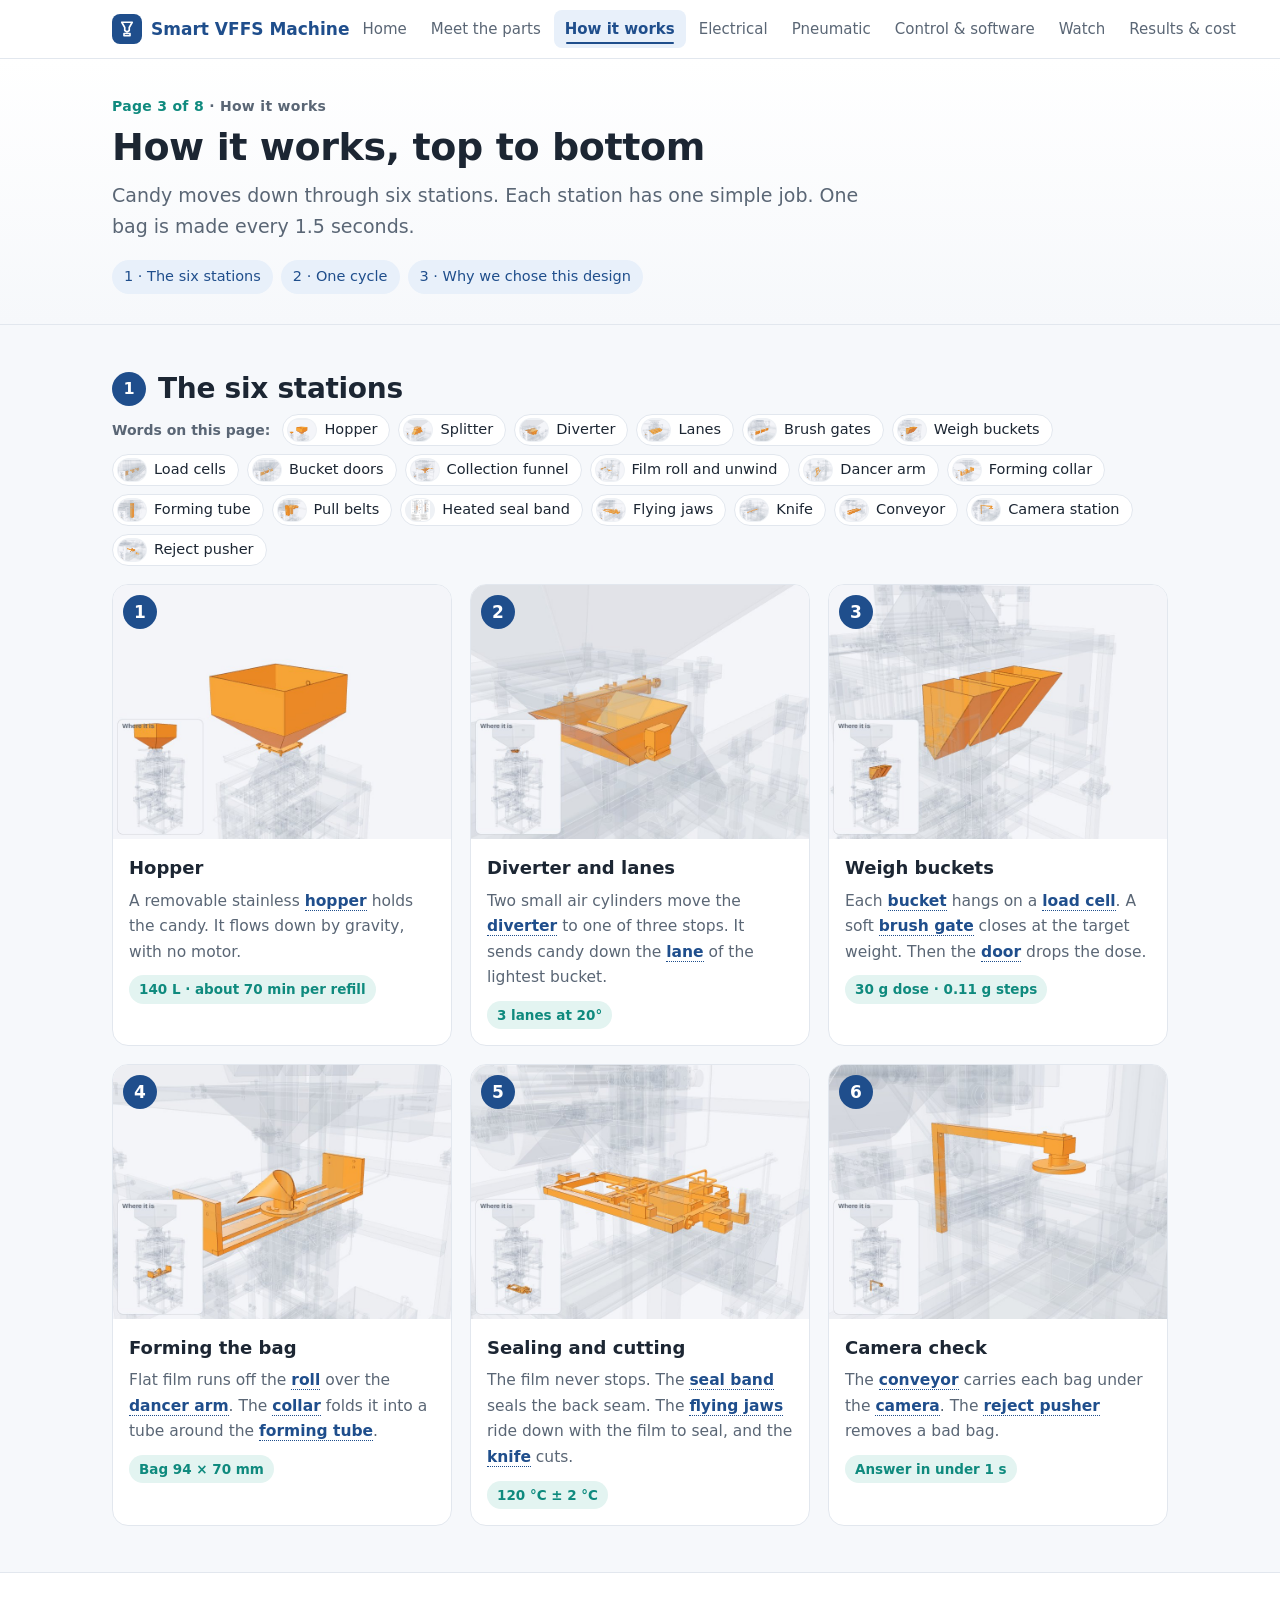
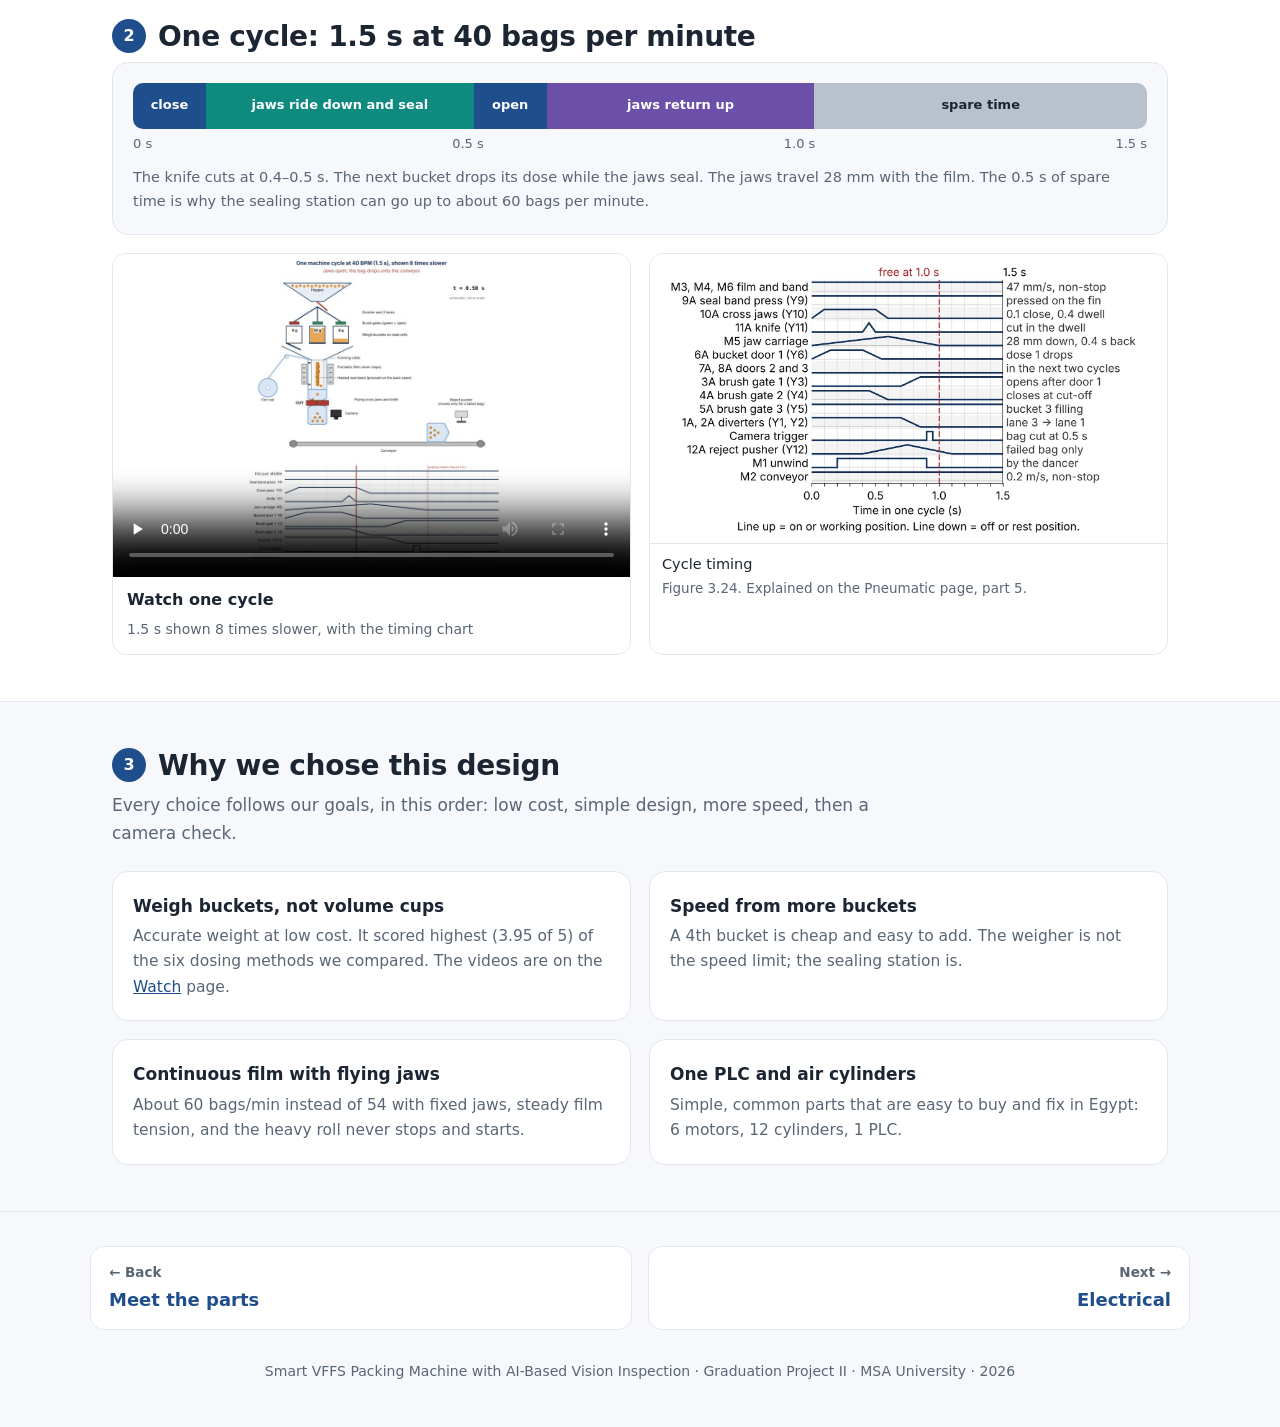
<file: how.html>
<!DOCTYPE html>
<html lang="en">
<head>
<meta charset="utf-8">
<meta name="viewport" content="width=device-width, initial-scale=1">
<title>How it works · Smart VFFS Machine</title>
<link rel="stylesheet" href="assets/site.css">
</head>
<body>
<div class="phead"><div class="wrap">
  <div class="crumb"><b>Page 3 of 8</b> · How it works</div>
  <h1>How it works, top to bottom</h1>
  <p class="lead">Candy moves down through six stations. Each station has one simple job. One bag is made every 1.5 seconds.</p>
  <div class="toc"><a href="#stations">1 · The six stations</a><a href="#cycle">2 · One cycle</a><a href="#choices">3 · Why we chose this design</a></div>
</div></div>

<section id="stations"><div class="wrap">
  <h2><span class="n">1</span>The six stations</h2>
  <div class="words" data-words="hopper,splitter,diverter,lanes,gates,buckets,loadcells,doors,funnel,roll,dancer,collar,tube,pullbelts,sealband,jaws,knife,conveyor,camera,reject"></div>
  <div class="steps" style="margin-top:18px">
    <div class="step"><div class="pic" data-zoom="parts/hopper.jpg" data-cap="Hopper"><img src="parts/hopper.jpg" alt="Hopper" loading="lazy"><span class="no">1</span></div><div class="body"><h4>Hopper</h4><p>A removable stainless <a data-w="hopper">hopper</a> holds the candy. It flows down by gravity, with no motor.</p><span class="fact">140 L · about 70 min per refill</span></div></div>
    <div class="step"><div class="pic" data-zoom="parts/diverter.jpg" data-cap="Diverter"><img src="parts/diverter.jpg" alt="Diverter" loading="lazy"><span class="no">2</span></div><div class="body"><h4>Diverter and lanes</h4><p>Two small air cylinders move the <a data-w="diverter">diverter</a> to one of three stops. It sends candy down the <a data-w="lanes">lane</a> of the lightest bucket.</p><span class="fact">3 lanes at 20°</span></div></div>
    <div class="step"><div class="pic" data-zoom="parts/buckets.jpg" data-cap="Weigh buckets"><img src="parts/buckets.jpg" alt="Weigh buckets" loading="lazy"><span class="no">3</span></div><div class="body"><h4>Weigh buckets</h4><p>Each <a data-w="buckets">bucket</a> hangs on a <a data-w="loadcells">load cell</a>. A soft <a data-w="gates">brush gate</a> closes at the target weight. Then the <a data-w="doors">door</a> drops the dose.</p><span class="fact">30 g dose · 0.11 g steps</span></div></div>
    <div class="step"><div class="pic" data-zoom="parts/collar.jpg" data-cap="Forming collar"><img src="parts/collar.jpg" alt="Forming collar" loading="lazy"><span class="no">4</span></div><div class="body"><h4>Forming the bag</h4><p>Flat film runs off the <a data-w="roll">roll</a> over the <a data-w="dancer">dancer arm</a>. The <a data-w="collar">collar</a> folds it into a tube around the <a data-w="tube">forming tube</a>.</p><span class="fact">Bag 94 × 70 mm</span></div></div>
    <div class="step"><div class="pic" data-zoom="parts/jaws.jpg" data-cap="Flying jaws"><img src="parts/jaws.jpg" alt="Flying jaws" loading="lazy"><span class="no">5</span></div><div class="body"><h4>Sealing and cutting</h4><p>The film never stops. The <a data-w="sealband">seal band</a> seals the back seam. The <a data-w="jaws">flying jaws</a> ride down with the film to seal, and the <a data-w="knife">knife</a> cuts.</p><span class="fact">120 °C ± 2 °C</span></div></div>
    <div class="step"><div class="pic" data-zoom="parts/camera.jpg" data-cap="Camera station"><img src="parts/camera.jpg" alt="Camera station" loading="lazy"><span class="no">6</span></div><div class="body"><h4>Camera check</h4><p>The <a data-w="conveyor">conveyor</a> carries each bag under the <a data-w="camera">camera</a>. The <a data-w="reject">reject pusher</a> removes a bad bag.</p><span class="fact">Answer in under 1 s</span></div></div>
  </div>
</div></section>

<section id="cycle" class="alt"><div class="wrap">
  <h2><span class="n">2</span>One cycle: 1.5 s at 40 bags per minute</h2>
  <div class="card">
    <div class="tl">
      <div style="flex:.1;background:#1f4e8c">close</div>
      <div style="flex:.4;background:#0f8a7e">jaws ride down and seal</div>
      <div style="flex:.1;background:#1f4e8c">open</div>
      <div style="flex:.4;background:#6b4fa8">jaws return up</div>
      <div style="flex:.5;background:#b8c2ce;color:#1c2633">spare time</div>
    </div>
    <div class="tlx"><span>0 s</span><span>0.5 s</span><span>1.0 s</span><span>1.5 s</span></div>
    <p class="note">The knife cuts at 0.4–0.5 s. The next bucket drops its dose while the jaws seal. The jaws travel 28 mm with the film. The 0.5 s of spare time is why the sealing station can go up to about 60 bags per minute.</p>
  </div>
  <div class="grid2" style="margin-top:18px">
    <div class="vcard"><video src="video/cycle.mp4" poster="video/cycle.jpg" controls preload="none" playsinline></video><div><b>Watch one cycle</b><span>1.5 s shown 8 times slower, with the timing chart</span></div></div>
    <figure class="fig" data-zoom="img/timing.jpg" data-cap="Figure 3.24: cycle timing"><img src="img/timing.jpg" alt="Cycle timing chart" loading="lazy" style="height:auto;max-height:300px"><figcaption>Cycle timing<span>Figure 3.24. Explained on the Pneumatic page, part 5.</span></figcaption></figure>
  </div>
</div></section>

<section id="choices"><div class="wrap">
  <h2><span class="n">3</span>Why we chose this design</h2>
  <p class="sub">Every choice follows our goals, in this order: low cost, simple design, more speed, then a camera check.</p>
  <div class="grid2">
    <div class="card feat"><h4>Weigh buckets, not volume cups</h4><p>Accurate weight at low cost. It scored highest (3.95 of 5) of the six dosing methods we compared. The videos are on the <a href="watch.html#dosing">Watch</a> page.</p></div>
    <div class="card feat"><h4>Speed from more buckets</h4><p>A 4th bucket is cheap and easy to add. The weigher is not the speed limit; the sealing station is.</p></div>
    <div class="card feat"><h4>Continuous film with flying jaws</h4><p>About 60 bags/min instead of 54 with fixed jaws, steady film tension, and the heavy roll never stops and starts.</p></div>
    <div class="card feat"><h4>One PLC and air cylinders</h4><p>Simple, common parts that are easy to buy and fix in Egypt: 6 motors, 12 cylinders, 1 PLC.</p></div>
  </div>
</div></section>

<div id="pn"></div>
<script src="assets/site.js"></script>
</body>
</html>
</file>
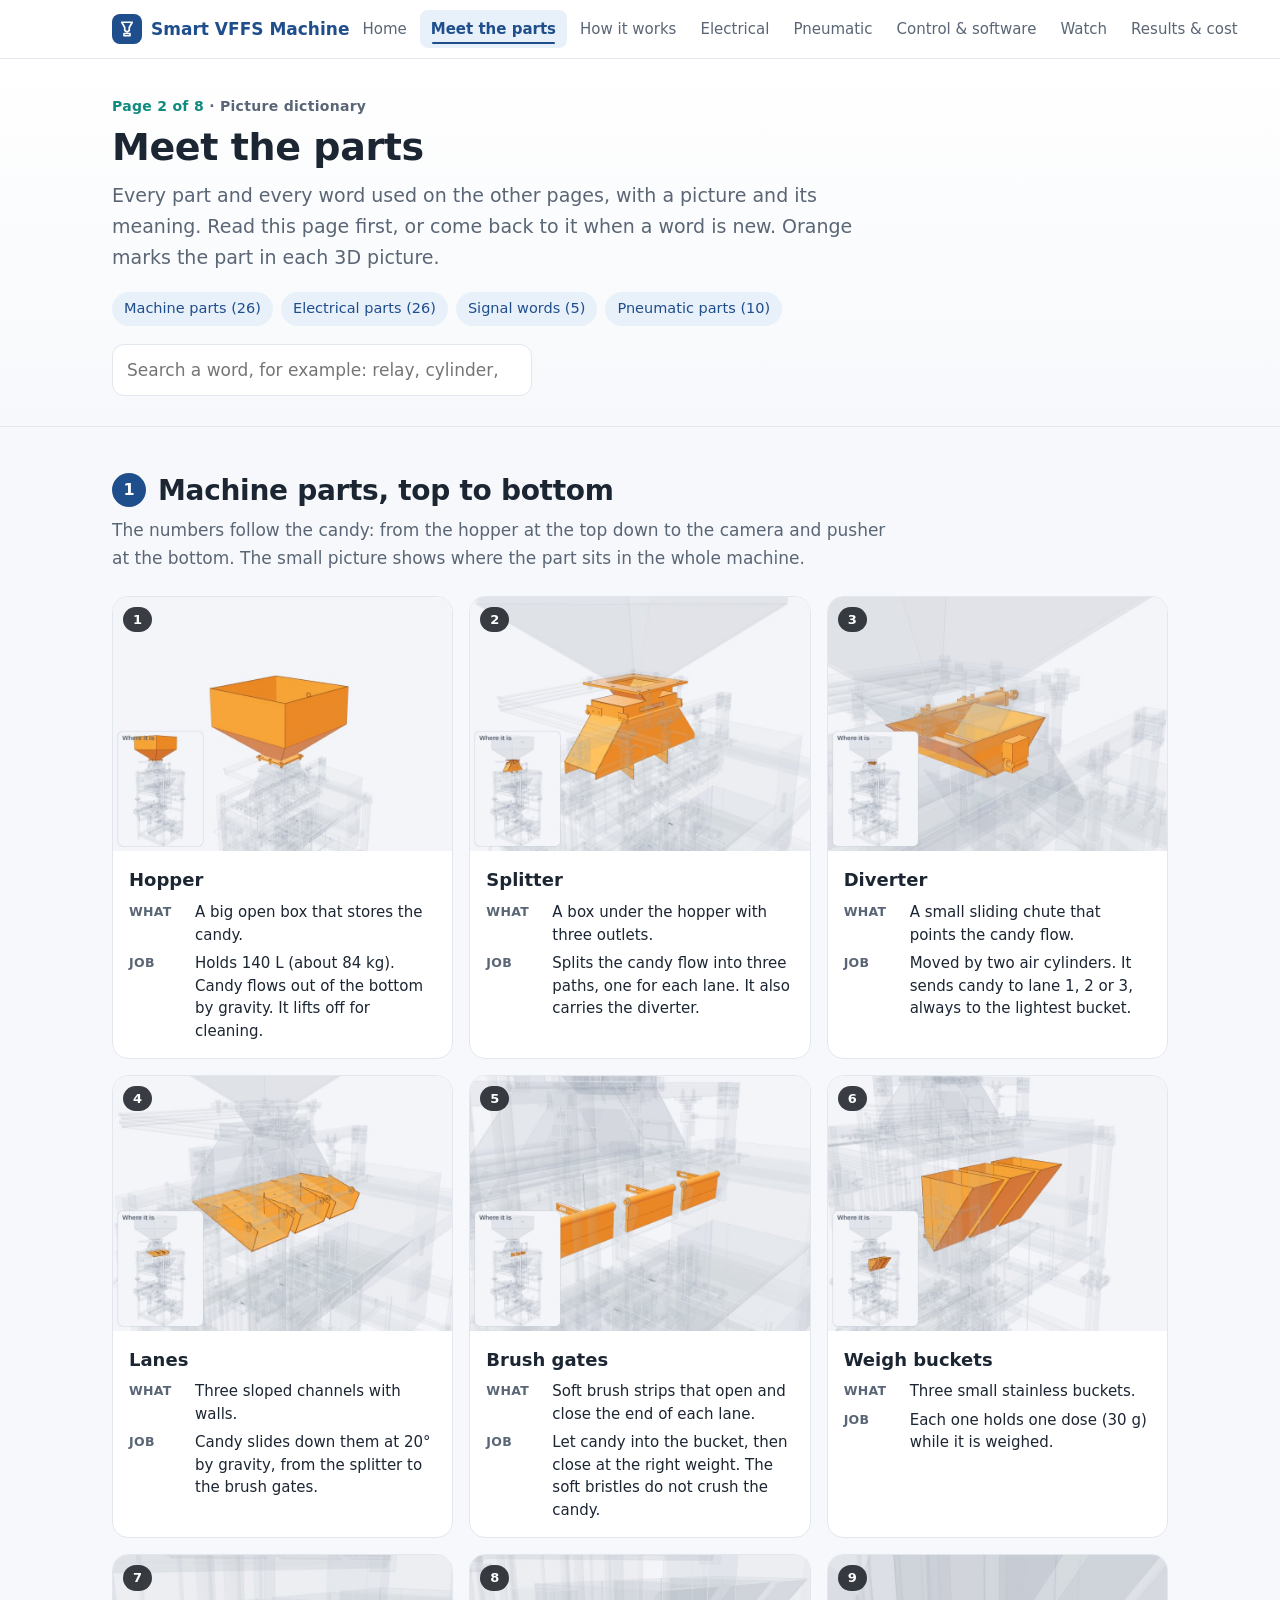
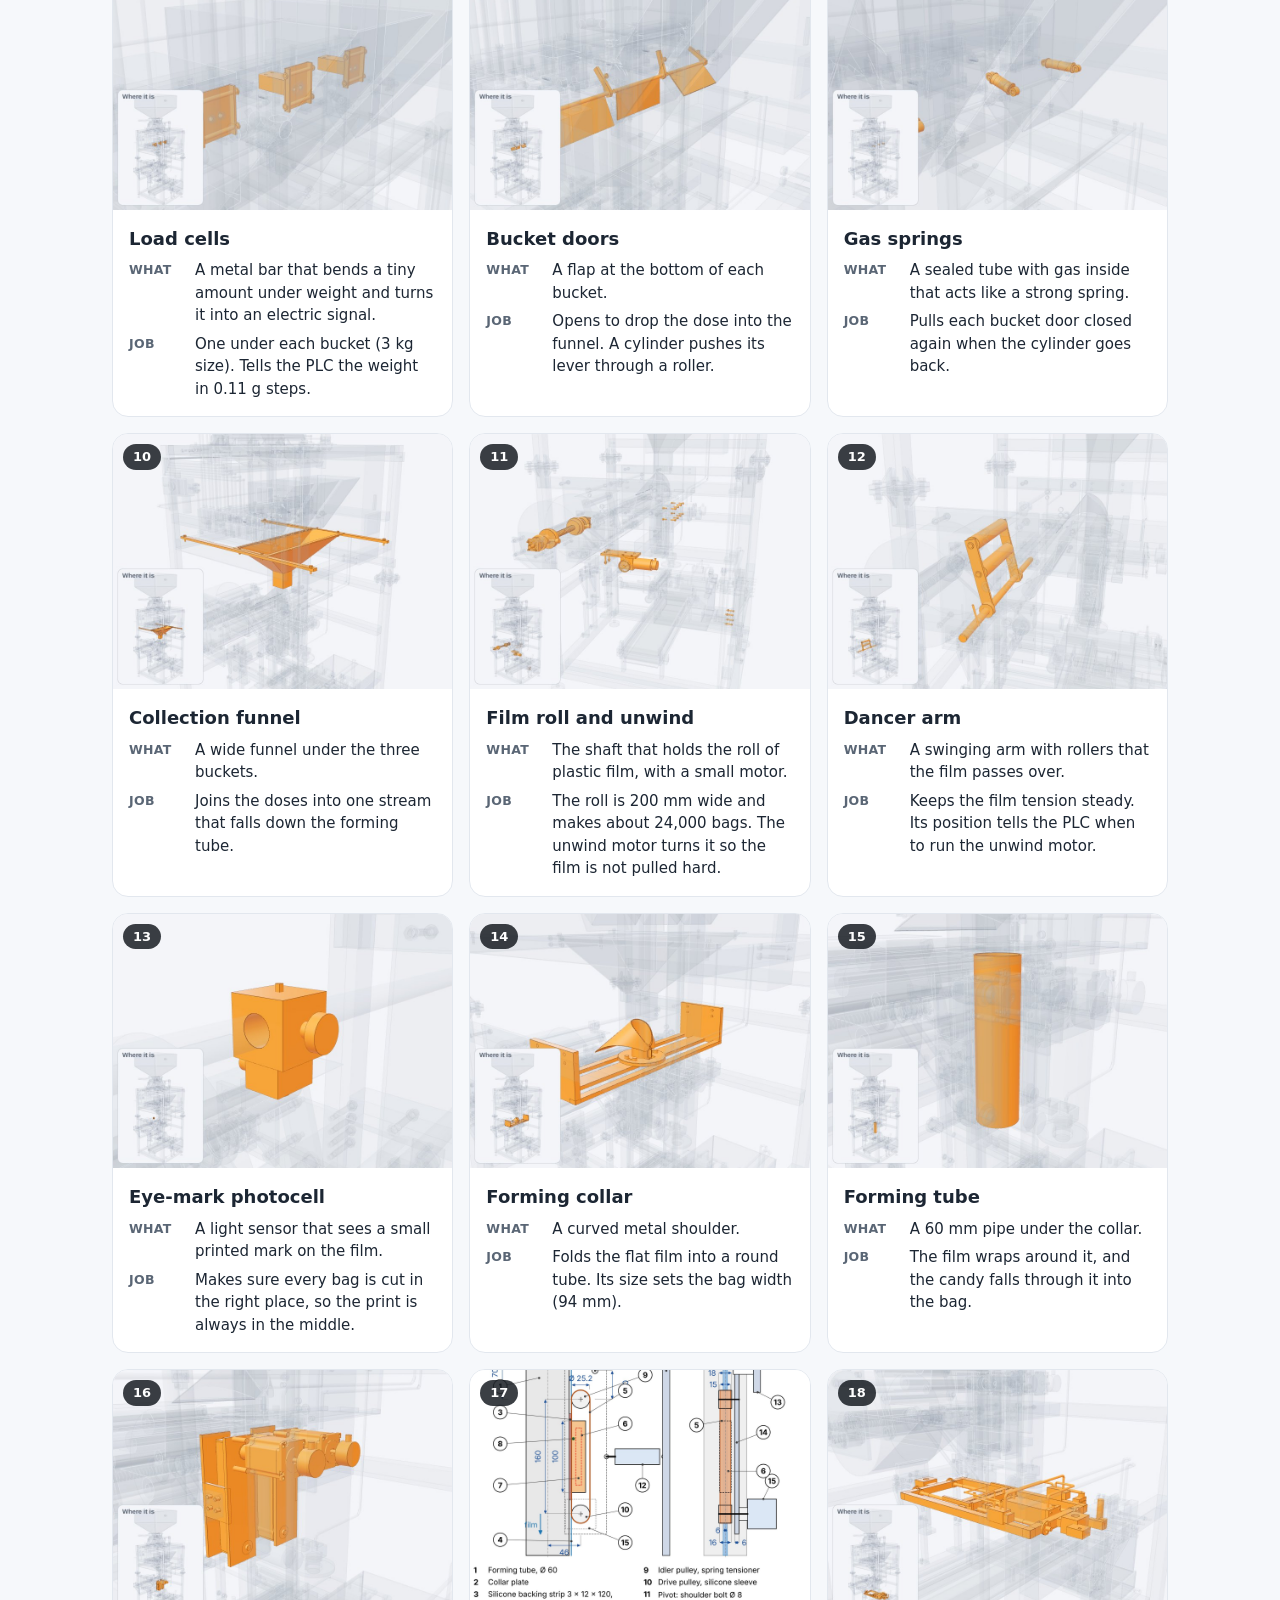
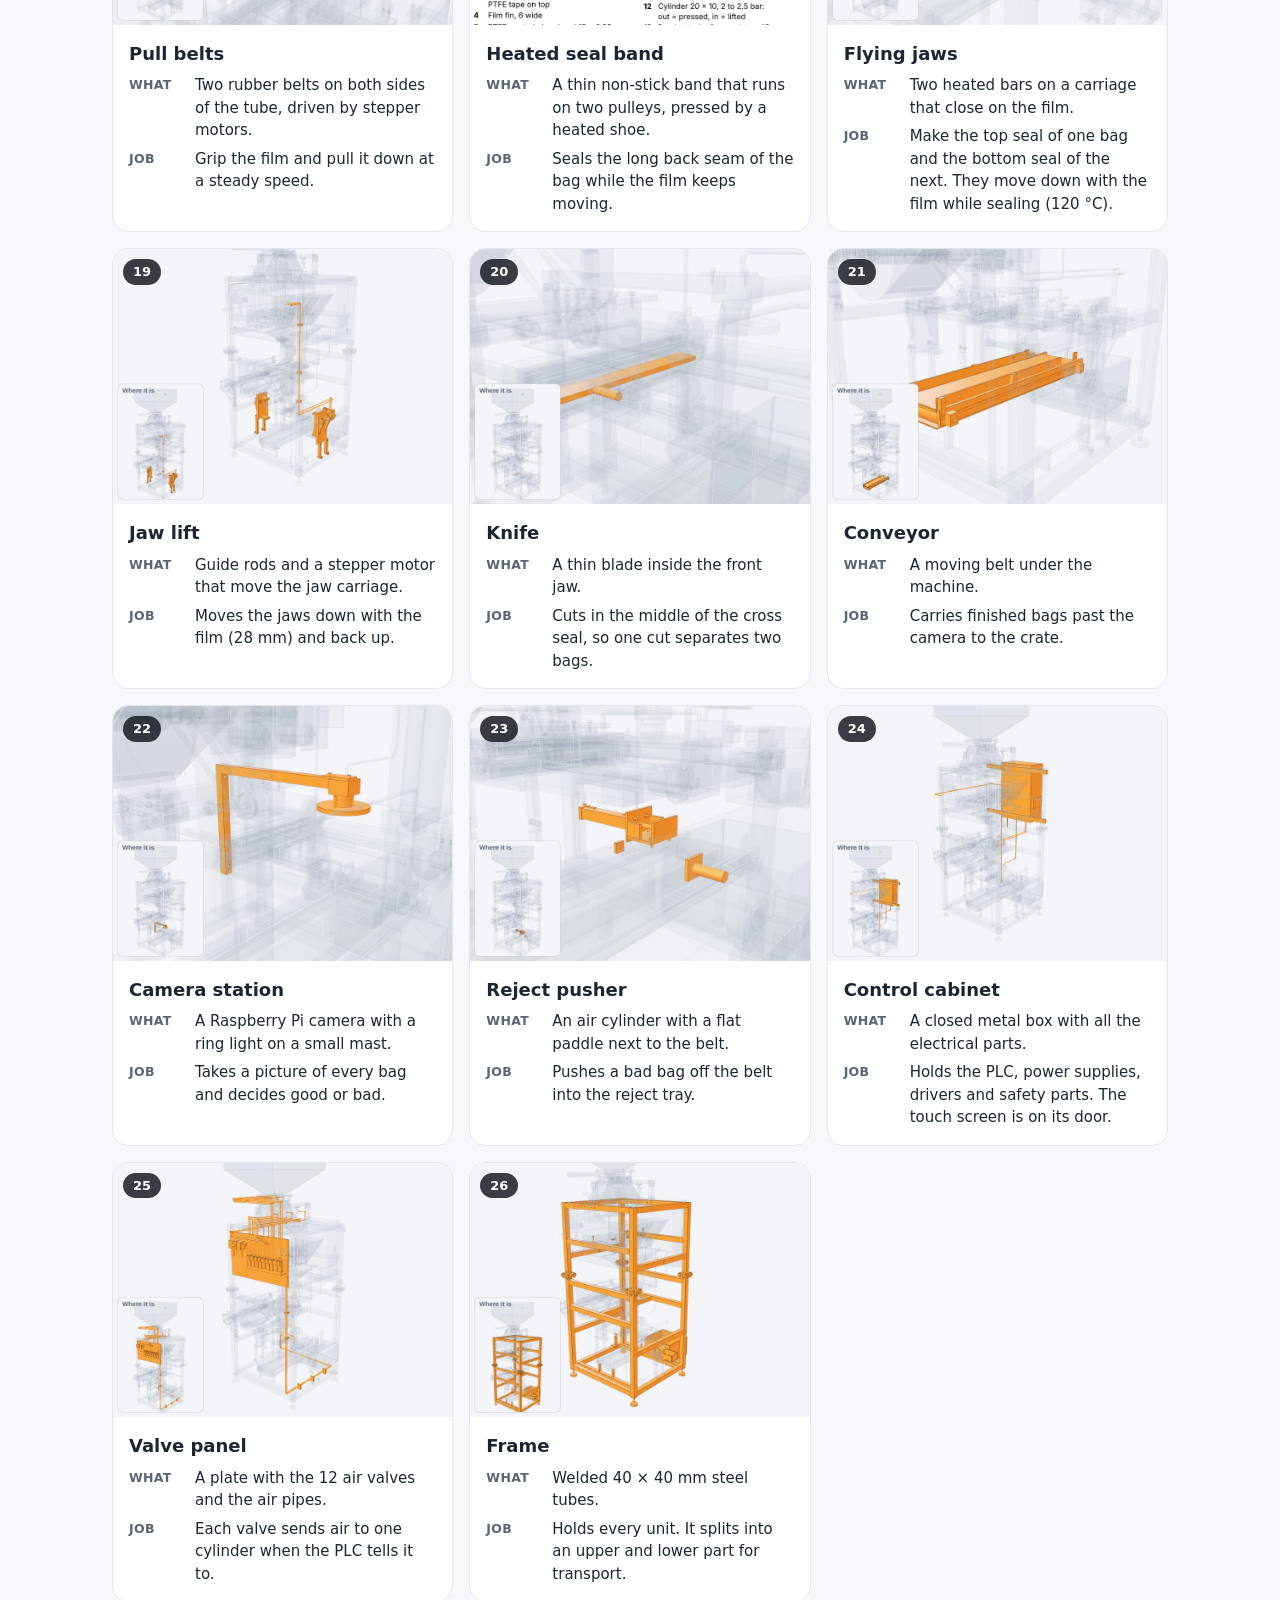
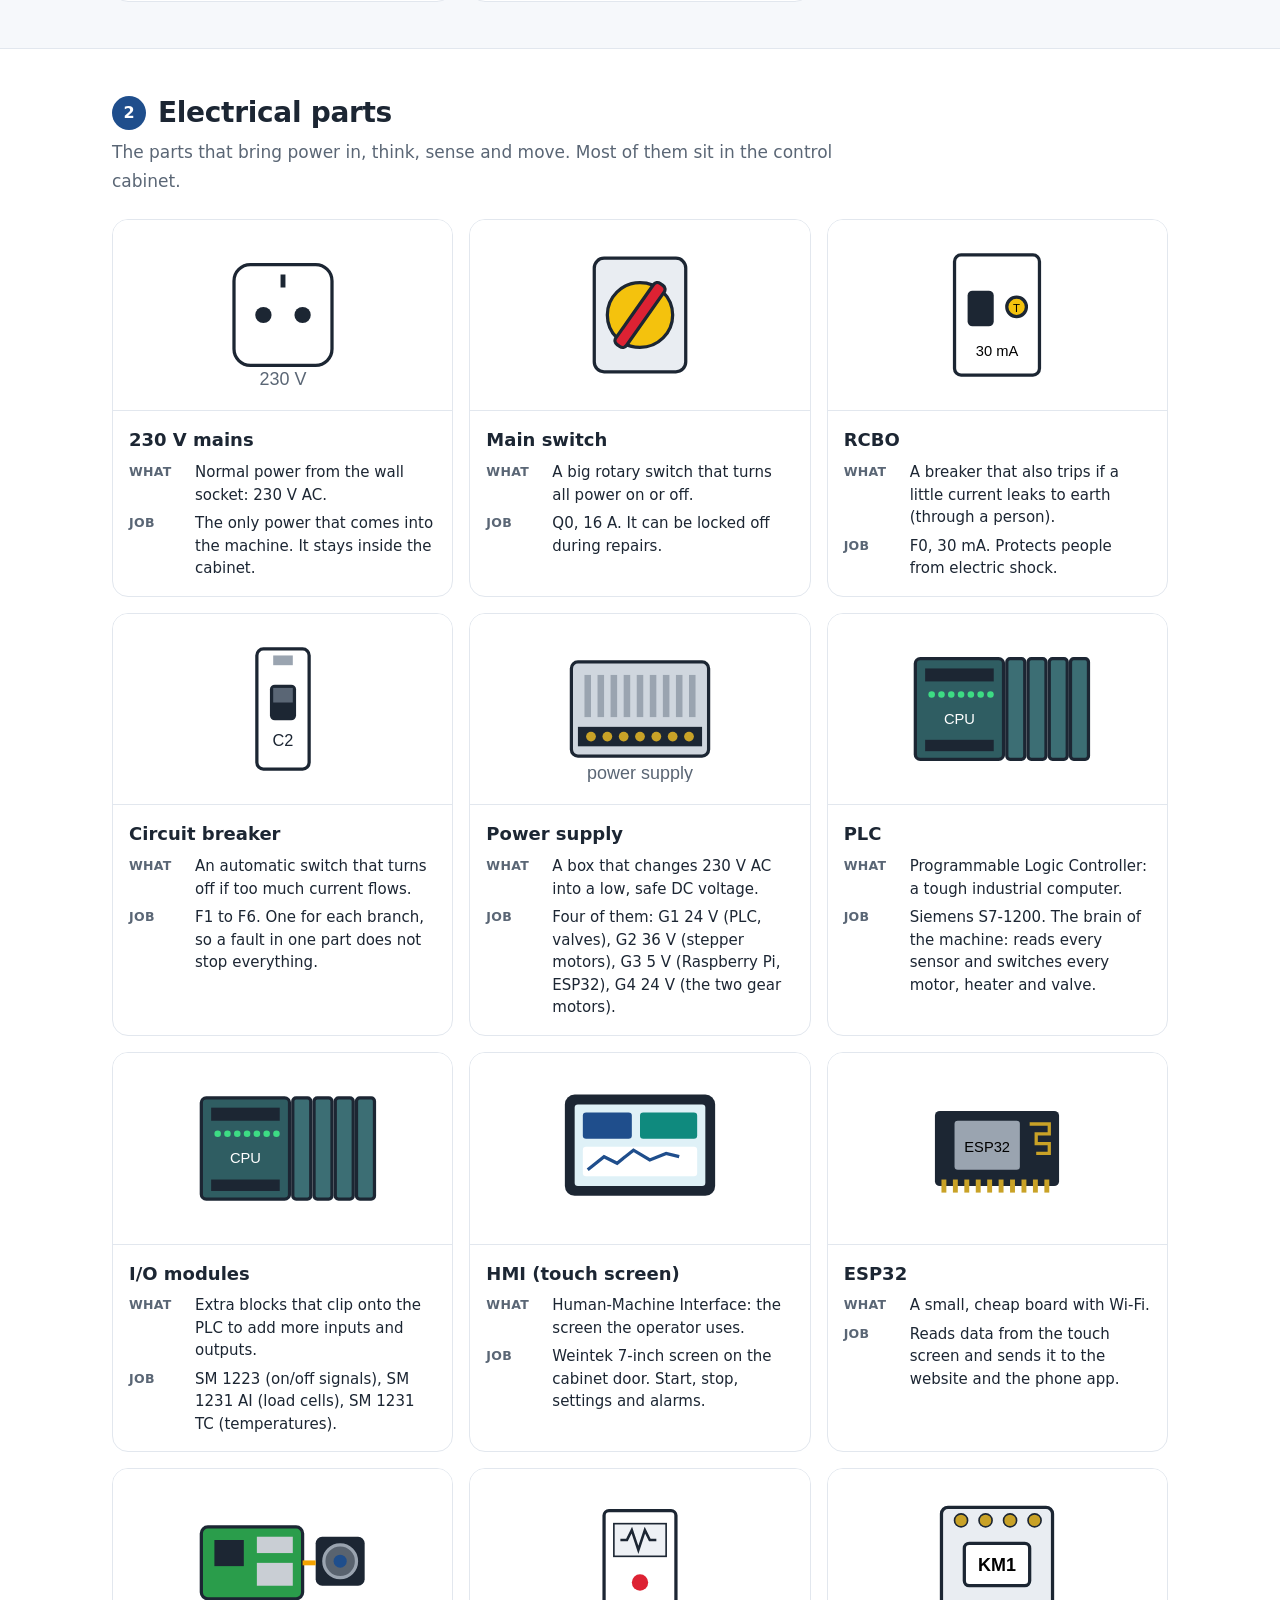
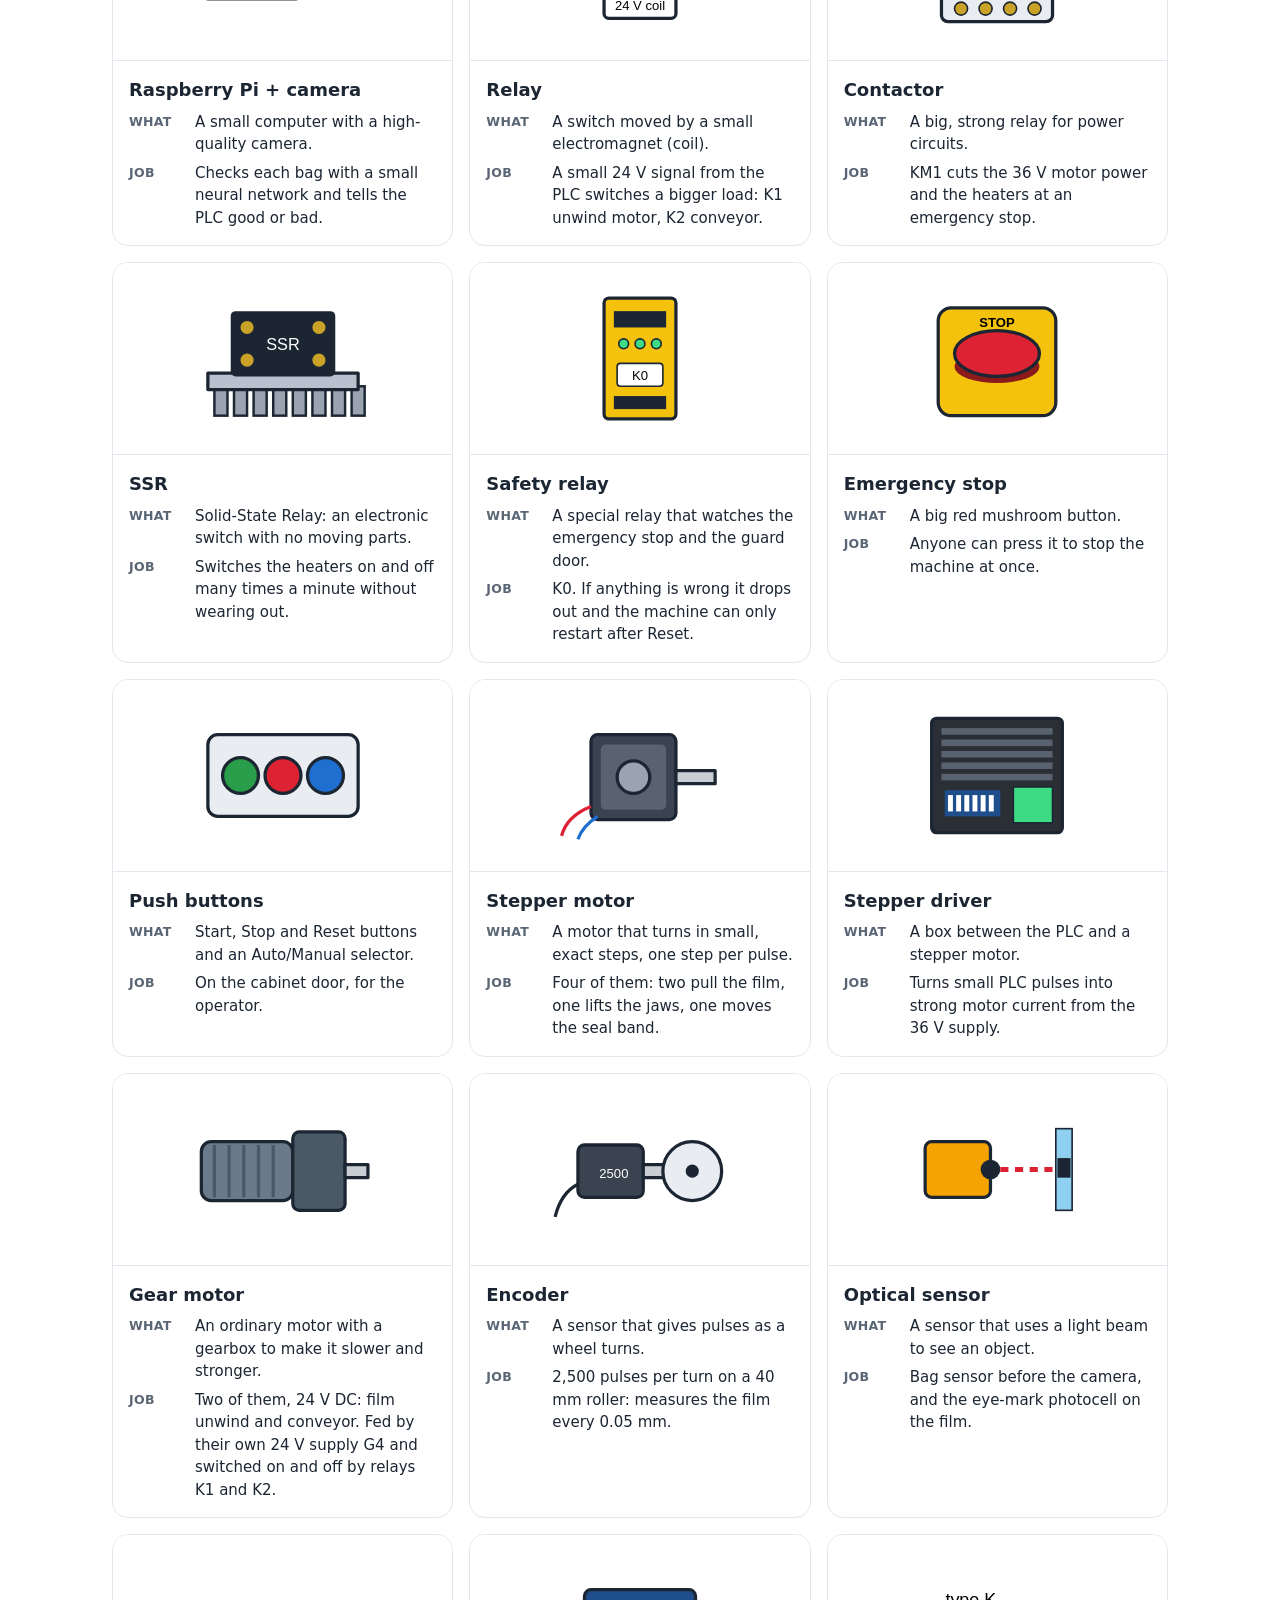
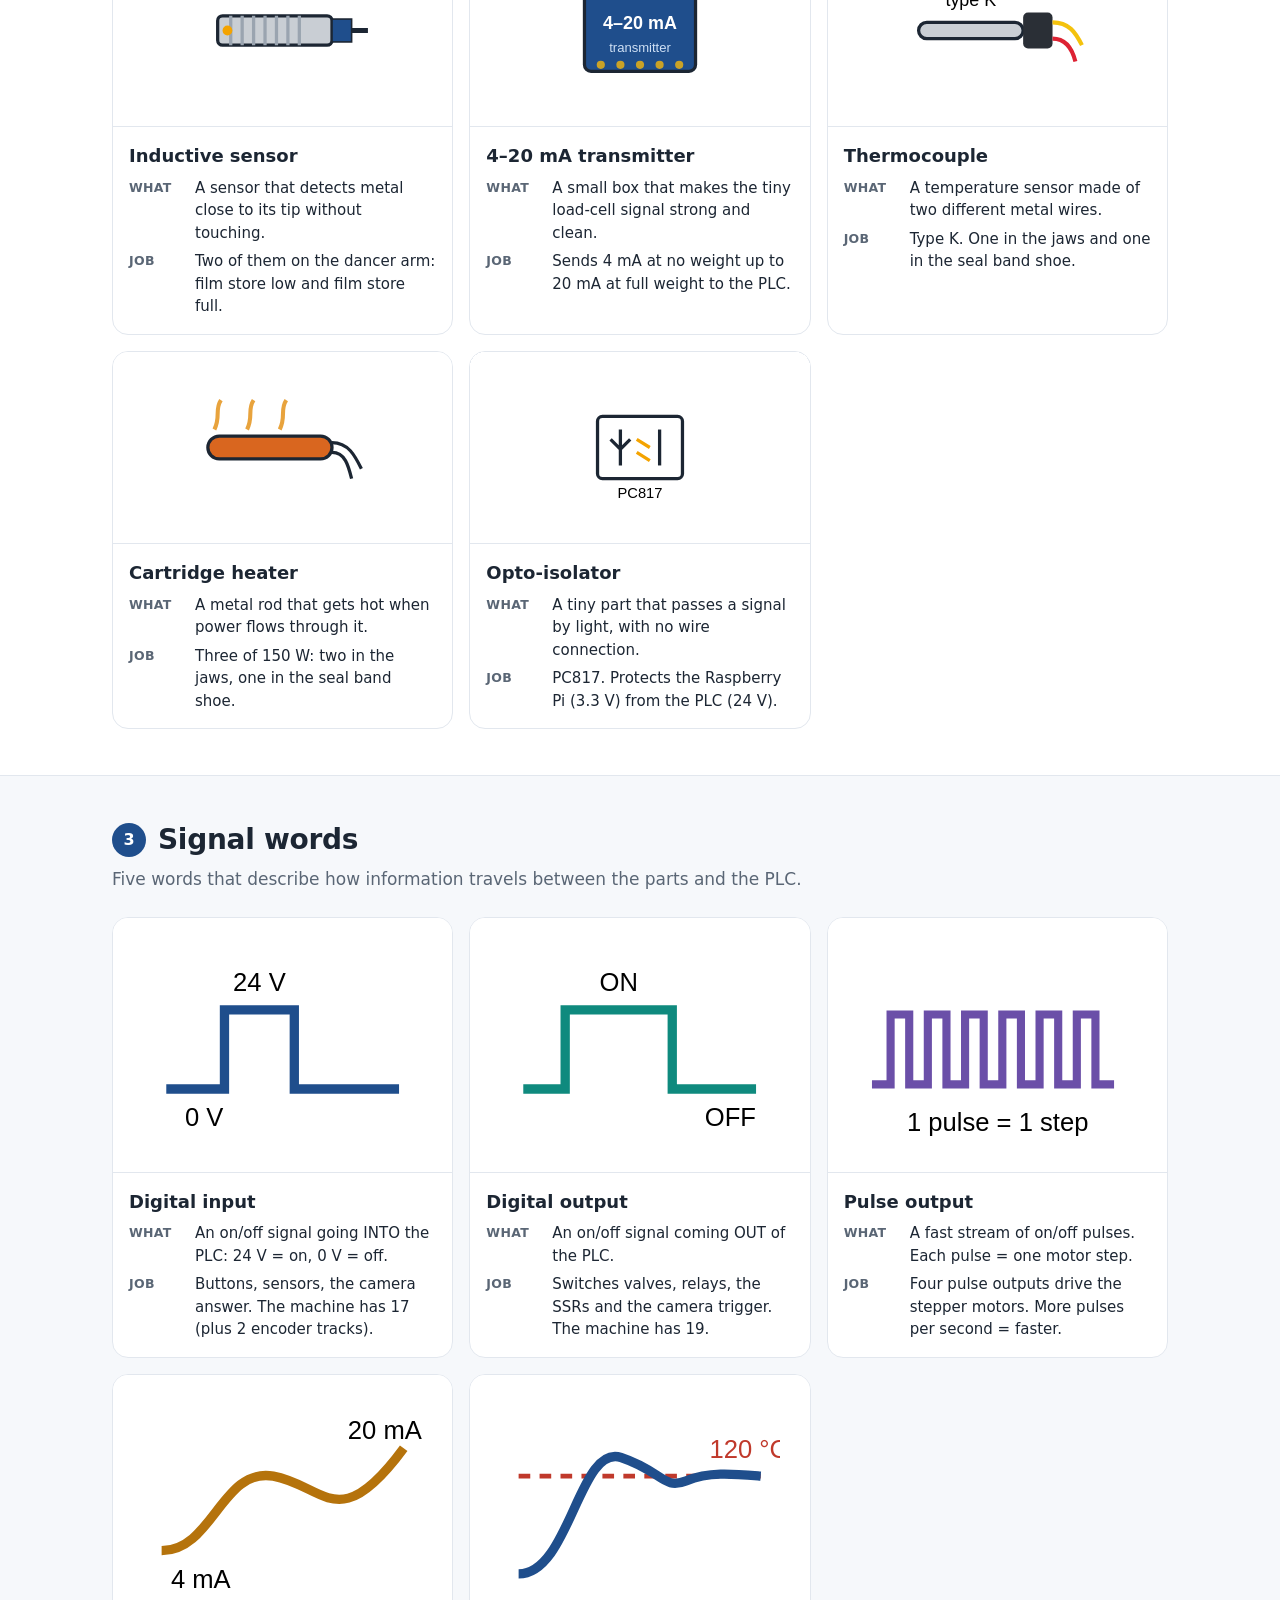
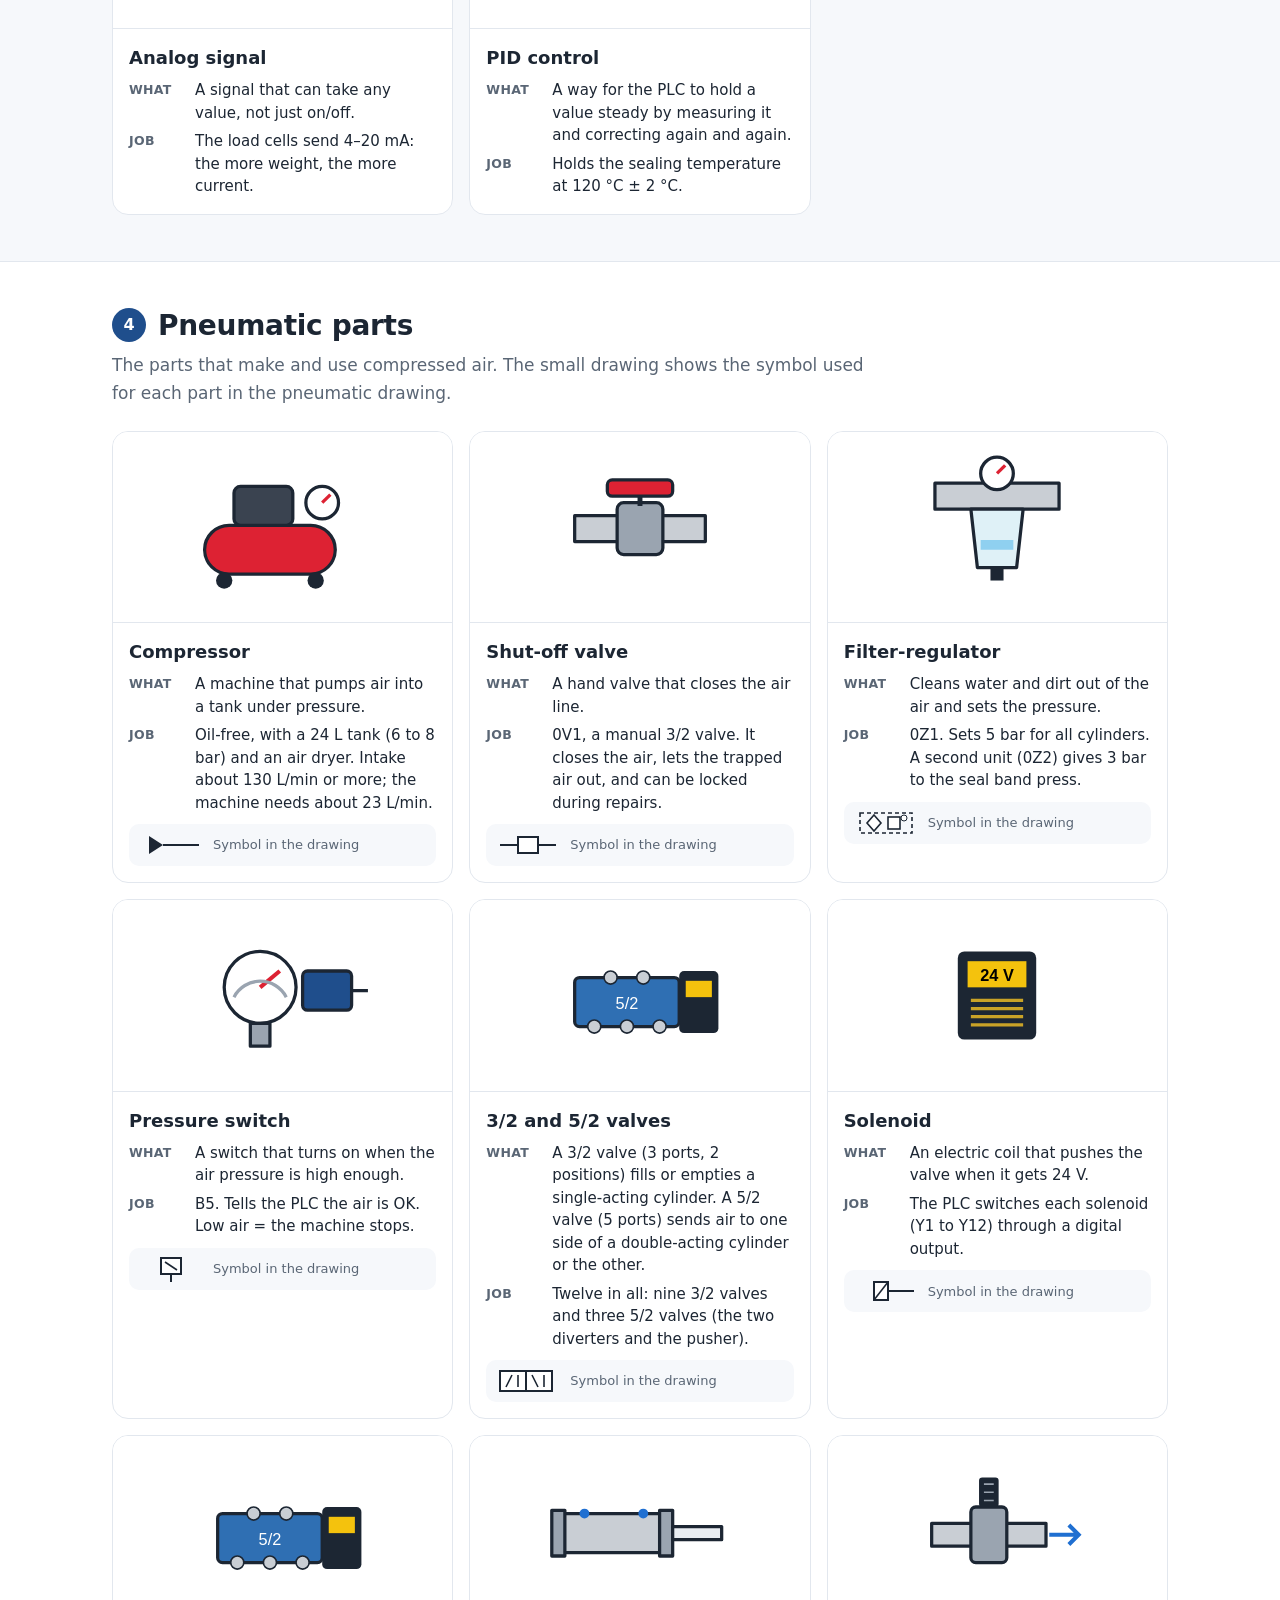
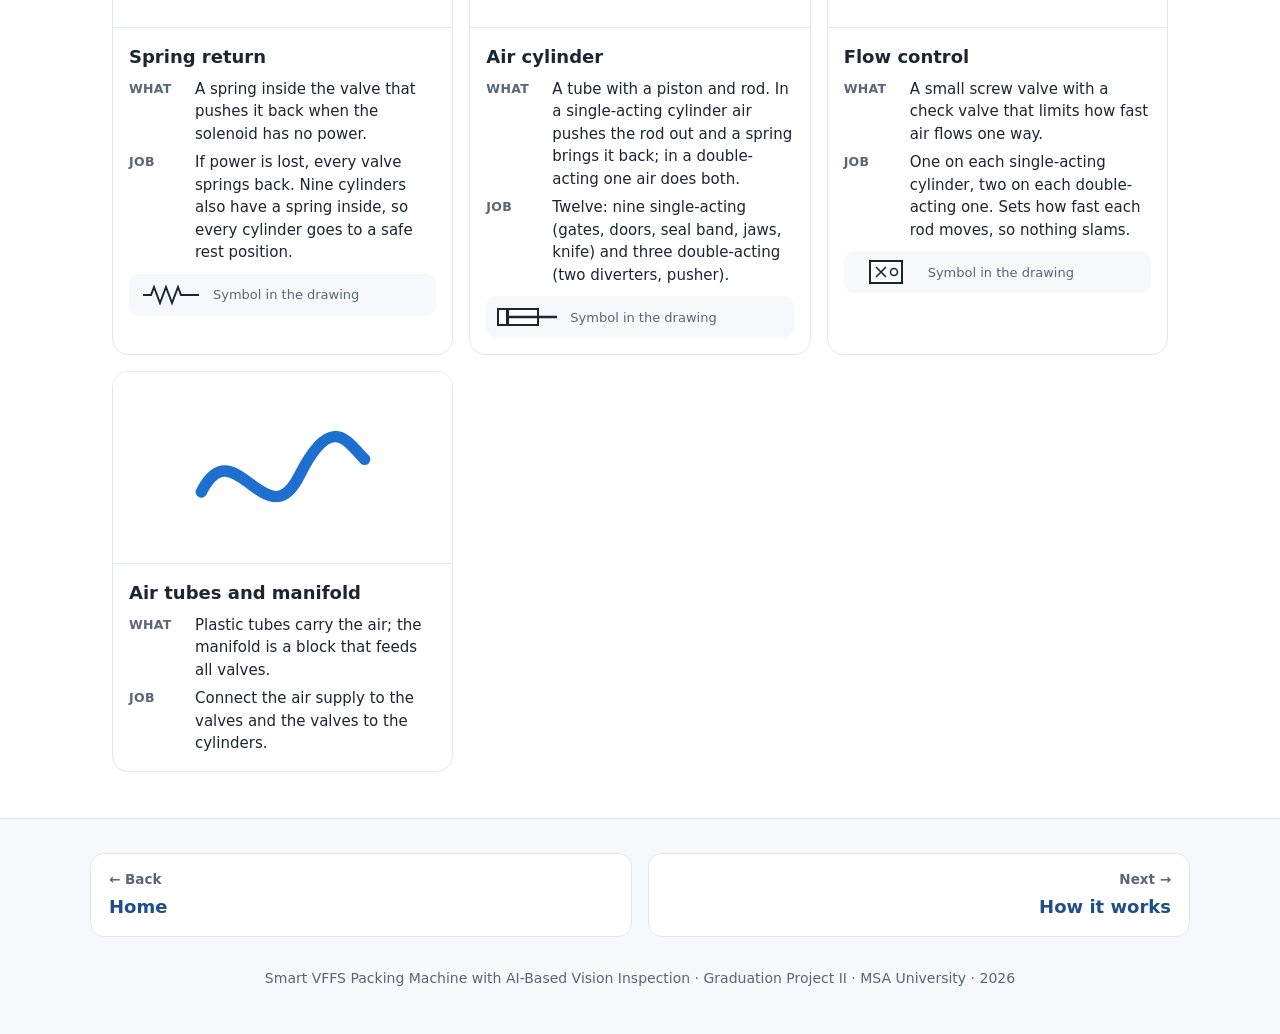
<file: parts.html>
<!DOCTYPE html>
<html lang="en">
<head>
<meta charset="utf-8">
<meta name="viewport" content="width=device-width, initial-scale=1">
<title>Meet the parts · Smart VFFS Machine</title>
<link rel="stylesheet" href="assets/site.css">
</head>
<body>
<div class="phead"><div class="wrap">
  <div class="crumb"><b>Page 2 of 8</b> · Picture dictionary</div>
  <h1>Meet the parts</h1>
  <p class="lead">Every part and every word used on the other pages, with a picture and its meaning. Read this page first, or come back to it when a word is new. Orange marks the part in each 3D picture.</p>
  <div class="toc"><a href="#machine">Machine parts (26)</a><a href="#electrical">Electrical parts (26)</a><a href="#signals">Signal words (5)</a><a href="#pneumatic">Pneumatic parts (10)</a></div>
  <p style="margin:18px 0 0"><input id="q" class="dict-search" type="search" placeholder="Search a word, for example: relay, cylinder, load cell"></p>
</div></div>

<section id="machine"><div class="wrap">
  <h2><span class="n">1</span>Machine parts, top to bottom</h2>
  <p class="sub">The numbers follow the candy: from the hopper at the top down to the camera and pusher at the bottom. The small picture shows where the part sits in the whole machine.</p>
  <div class="dict" id="dm"></div>
</div></section>

<section id="electrical" class="alt"><div class="wrap">
  <h2><span class="n">2</span>Electrical parts</h2>
  <p class="sub">The parts that bring power in, think, sense and move. Most of them sit in the control cabinet.</p>
  <div class="dict" id="de"></div>
</div></section>

<section id="signals"><div class="wrap">
  <h2><span class="n">3</span>Signal words</h2>
  <p class="sub">Five words that describe how information travels between the parts and the PLC.</p>
  <div class="dict" id="ds"></div>
</div></section>

<section id="pneumatic" class="alt"><div class="wrap">
  <h2><span class="n">4</span>Pneumatic parts</h2>
  <p class="sub">The parts that make and use compressed air. The small drawing shows the symbol used for each part in the pneumatic drawing.</p>
  <div class="dict" id="dp"></div>
</div></section>

<div id="pn"></div>
<script src="assets/site.js"></script>
<script>
(function(){
  const { G, SYM, SIG } = window.VFFS;
  const groups = { m: 'dm', e: 'de', s: 'ds', p: 'dp' };
  const count = { m: 0, e: 0, s: 0, p: 0 };
  for (const [id, g, name, img, what, job] of G) {
    count[g]++;
    const sym = g === 'p' && SYM[id] ? '<div class="sym">' + SYM[id] + '<span>Symbol in the drawing</span></div>' : '';
    const pic = g === 's'
      ? '<div class="pic">' + SIG[id] + '</div>'
      : '<div class="pic" data-zoom="' + img + '" data-cap="' + name + '"><img src="' + img + '" alt="' + name + '" loading="lazy">' + (g === 'm' ? '<span class="no">' + count[g] + '</span>' : '') + '</div>';
    const html = '<article class="dcard' + (g === 'm' ? '' : ' icon') + '" id="' + id + '" data-q="' + (name + ' ' + what + ' ' + job).toLowerCase() + '">' + pic +
      '<div class="body"><h4>' + name + '</h4><div class="row"><span>What</span><span>' + what + '</span></div><div class="row"><span>Job</span><span>' + job + '</span></div>' + sym + '</div></article>';
    document.getElementById(groups[g]).insertAdjacentHTML('beforeend', html);
  }
  document.querySelectorAll('#ds .pic svg').forEach(s => { s.style.width = '100%'; s.style.height = '100%'; s.style.padding = '18px 30px'; s.parentElement.style.aspectRatio = '16/9'; s.parentElement.style.cursor = 'default'; s.parentElement.style.background = '#fff'; s.parentElement.style.borderBottom = '1px solid var(--line)'; });
  const q = document.getElementById('q');
  q.addEventListener('input', () => {
    const v = q.value.trim().toLowerCase();
    document.querySelectorAll('.dcard').forEach(c => c.style.display = !v || c.dataset.q.includes(v) ? '' : 'none');
    document.querySelectorAll('section[id]').forEach(s => s.style.display = s.querySelector('.dcard:not([style*="none"])') ? '' : 'none');
  });
  if (location.hash) { const t = document.querySelector(location.hash); if (t) setTimeout(() => t.scrollIntoView({ block: 'center' }), 50); }
})();
</script>
</body>
</html>
</file>
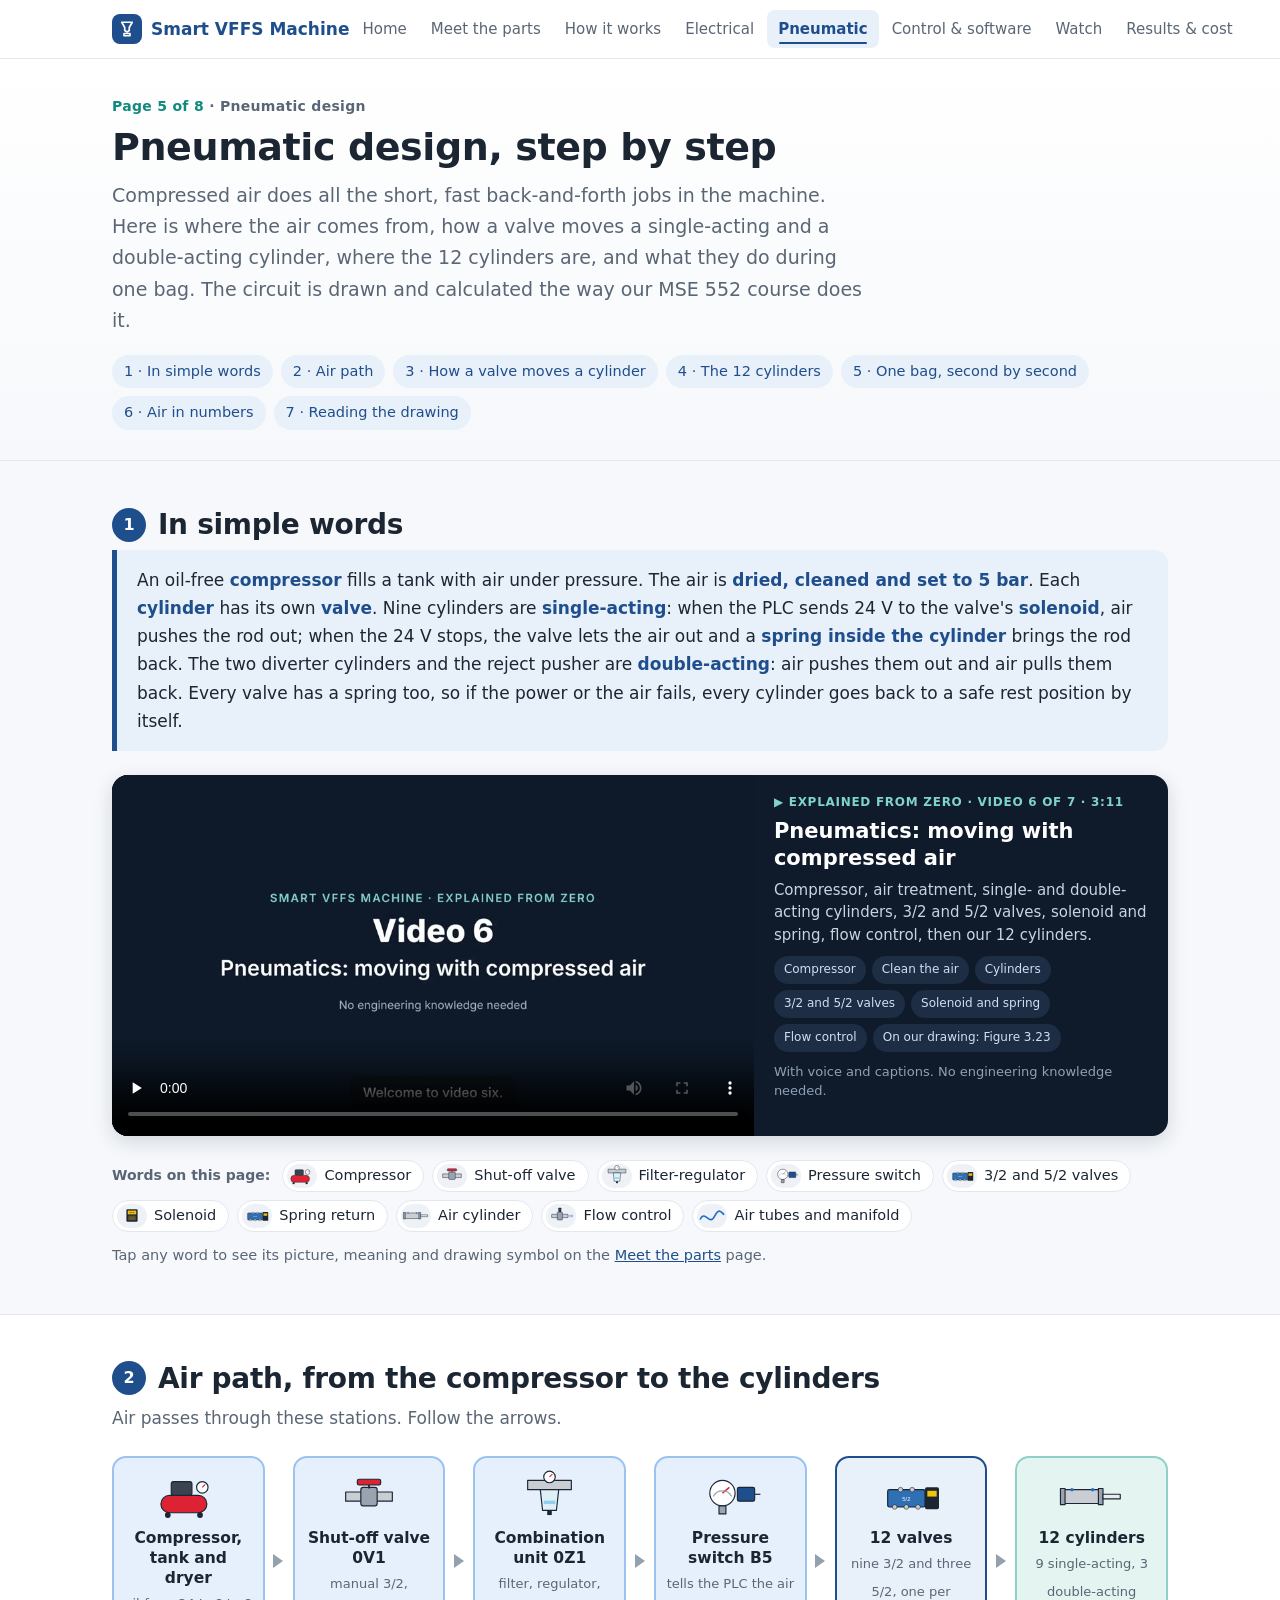
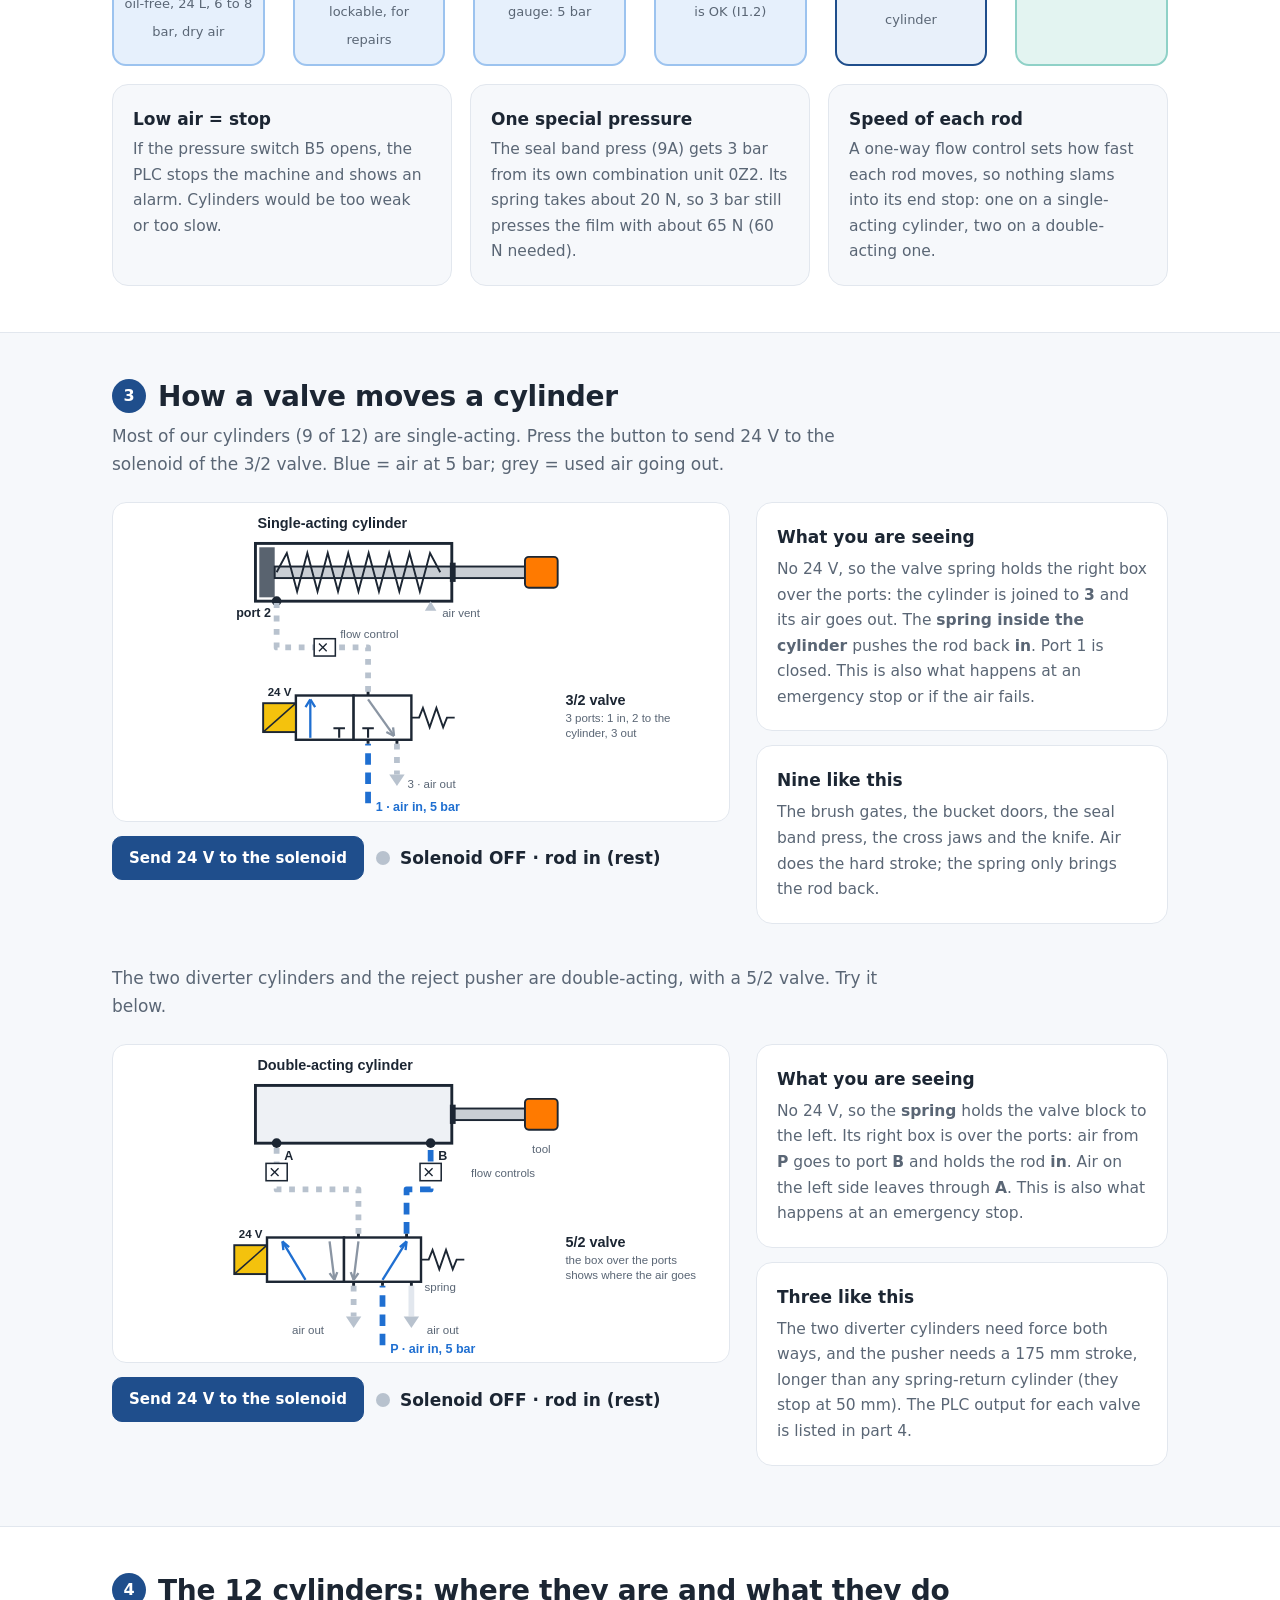
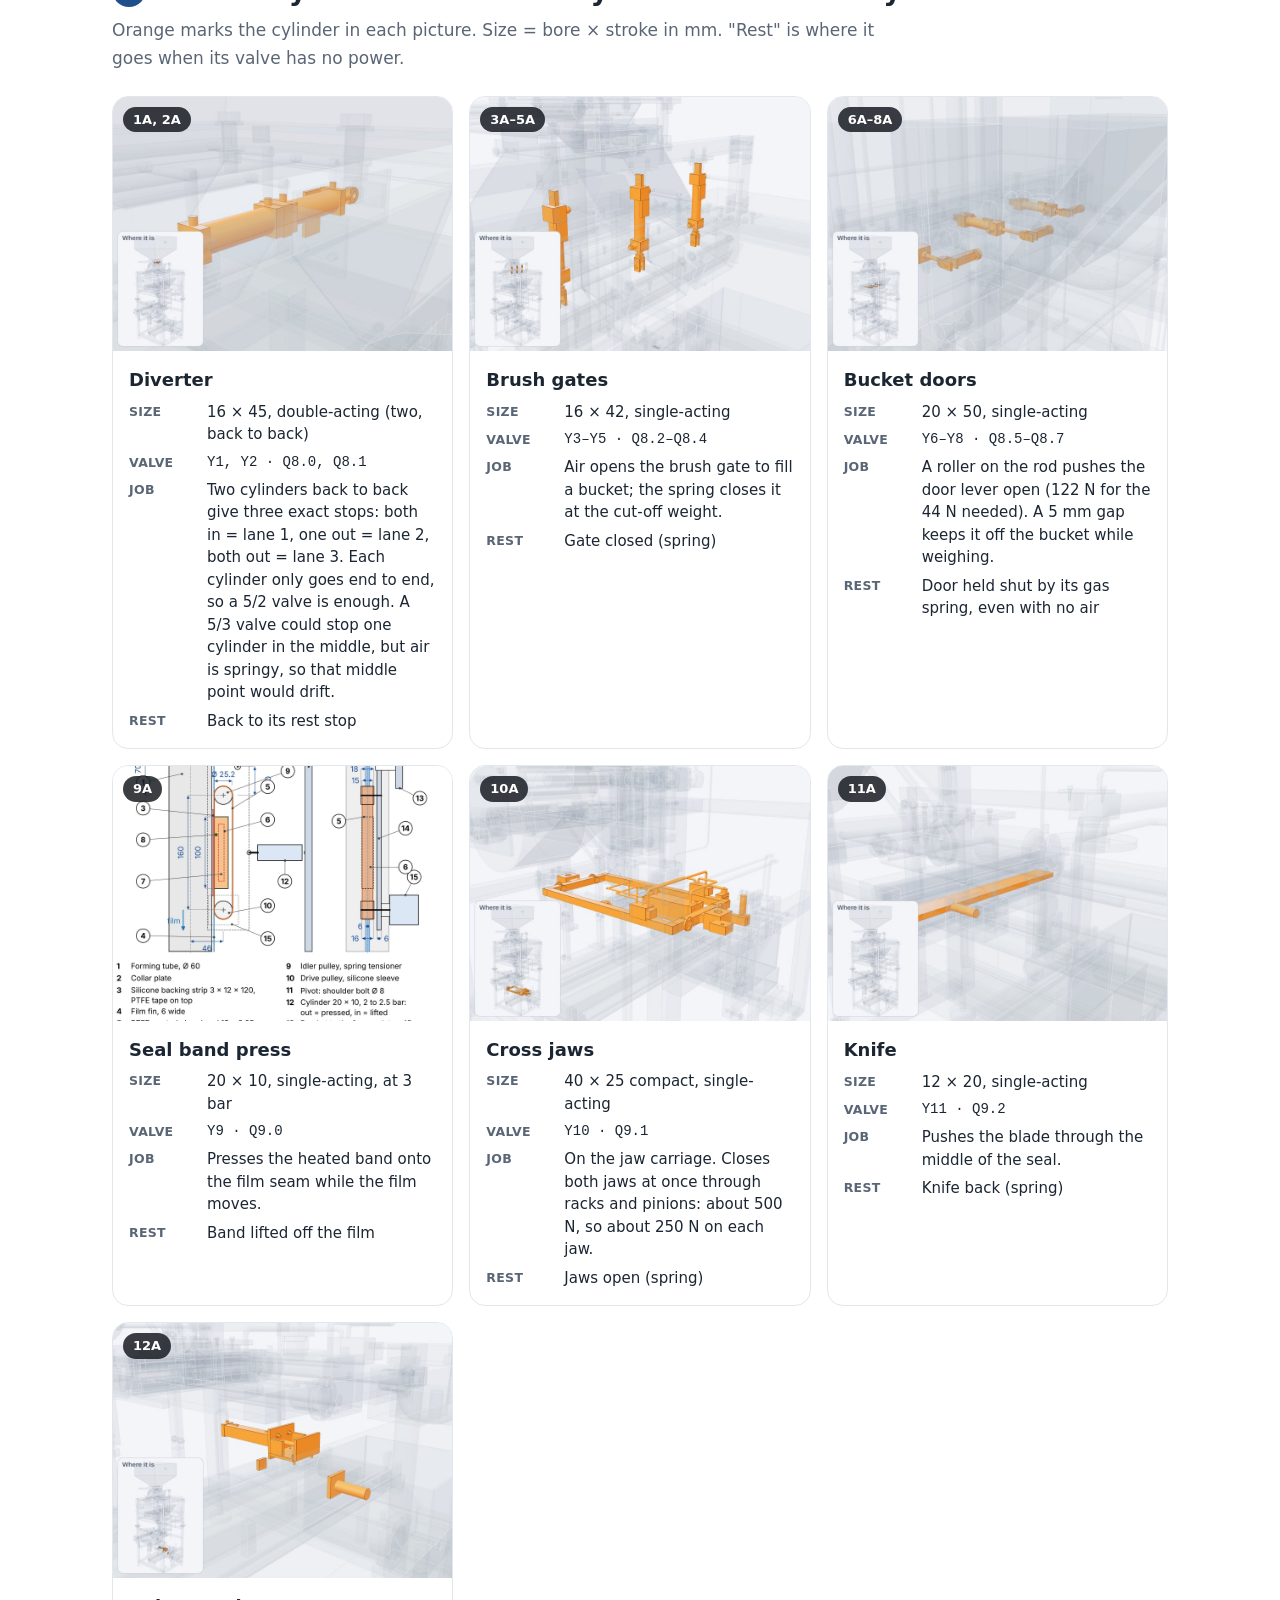
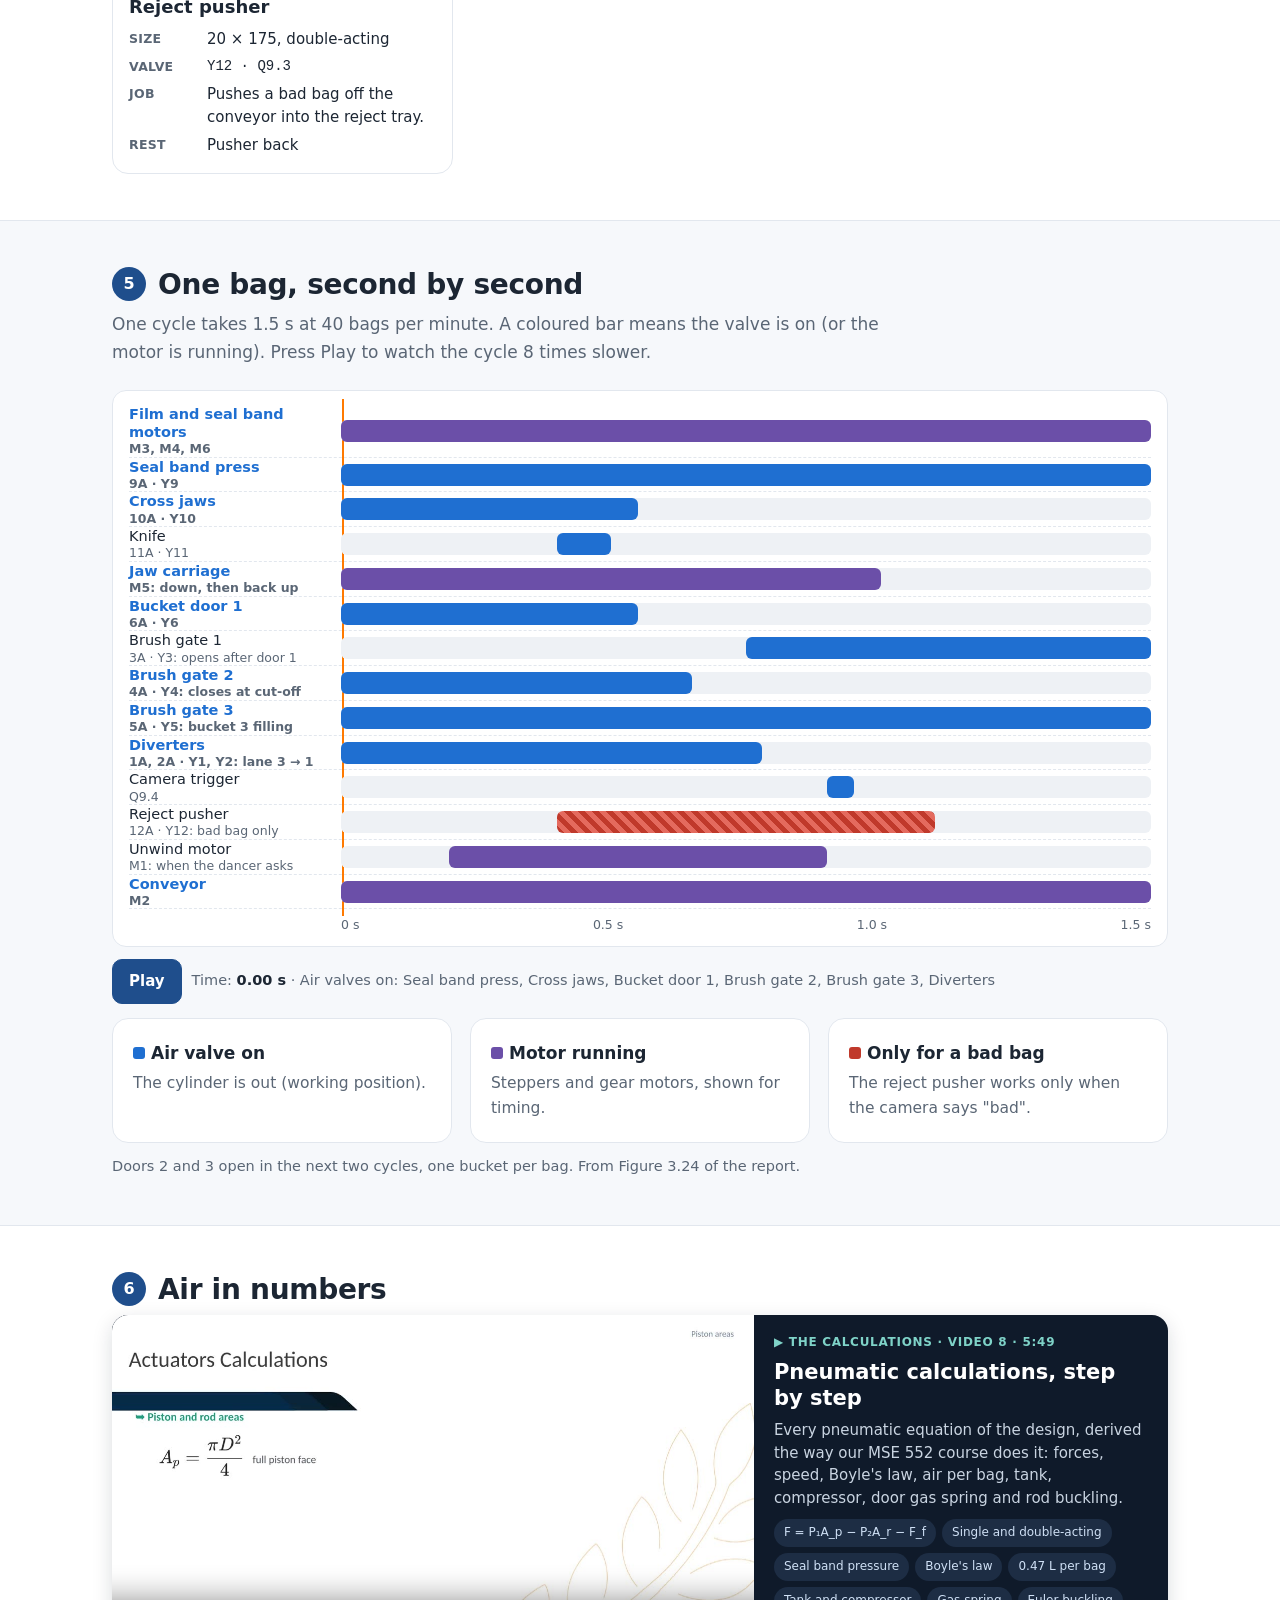
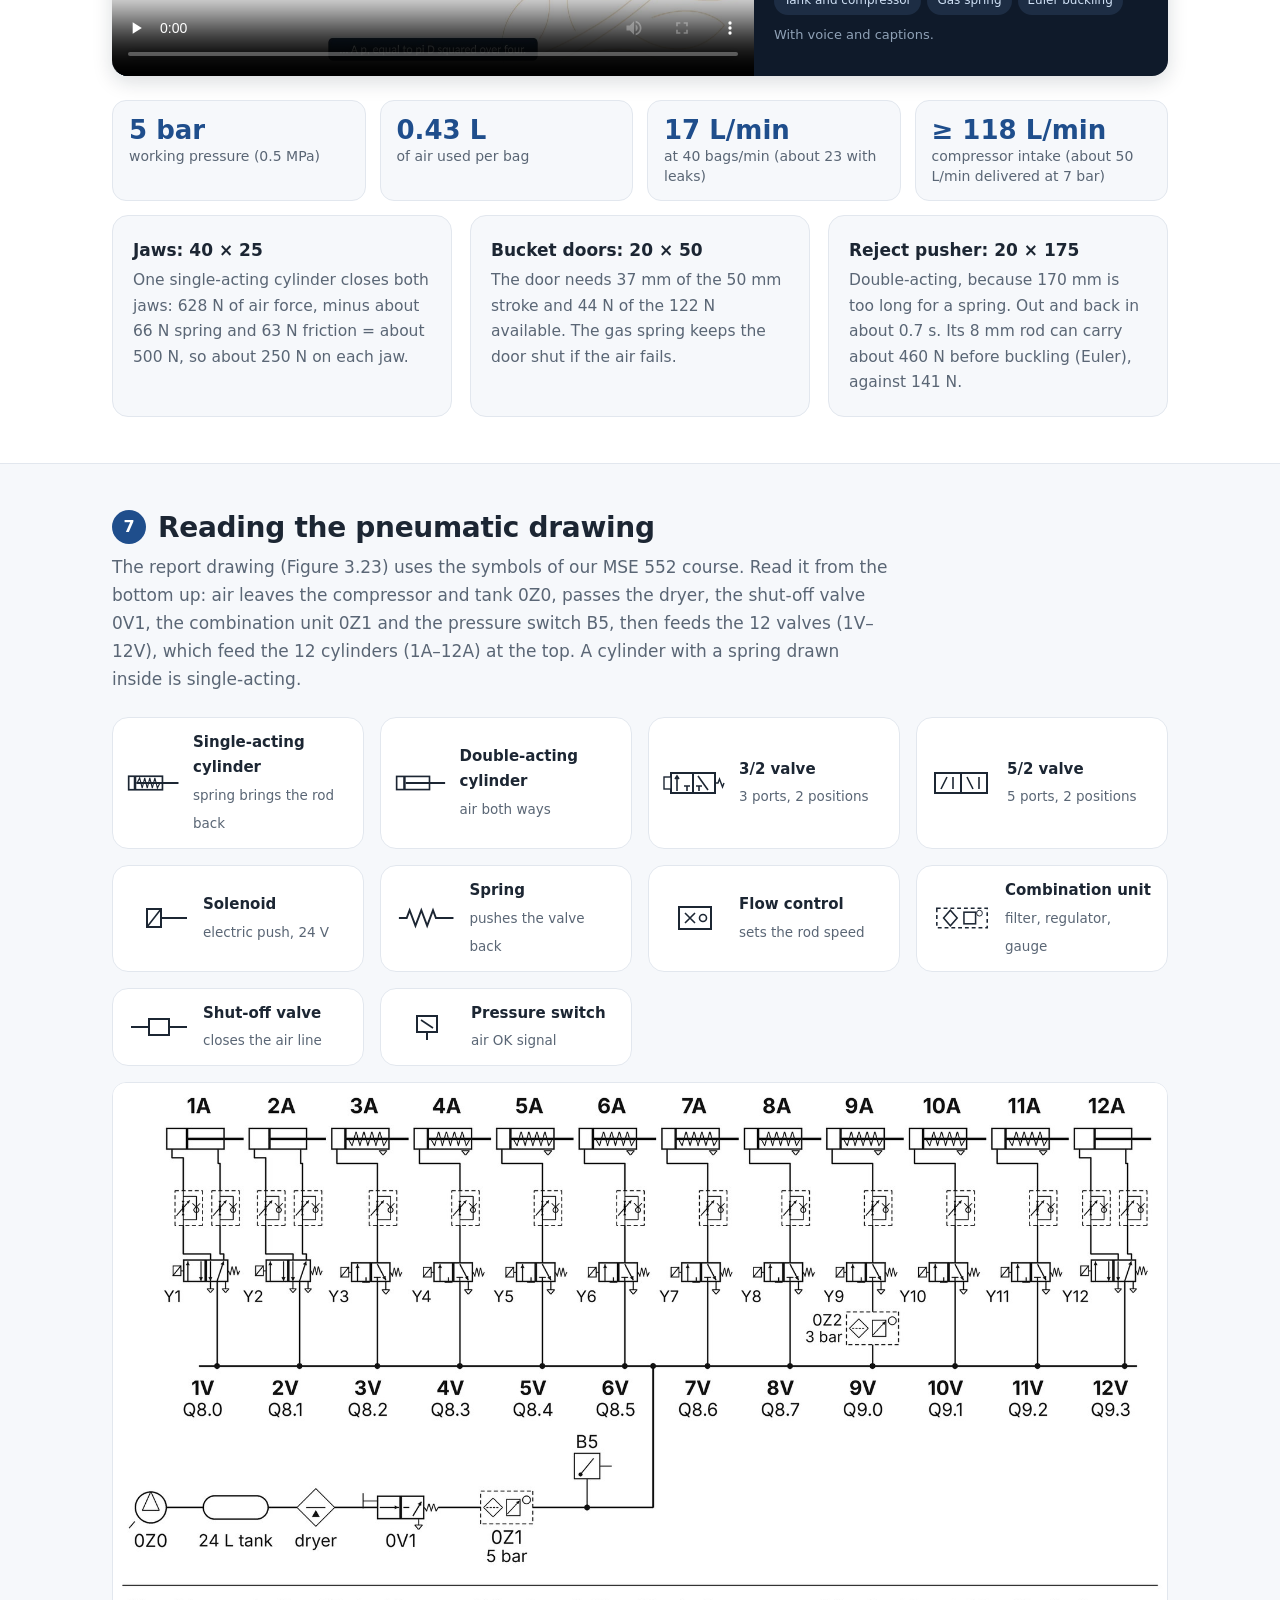
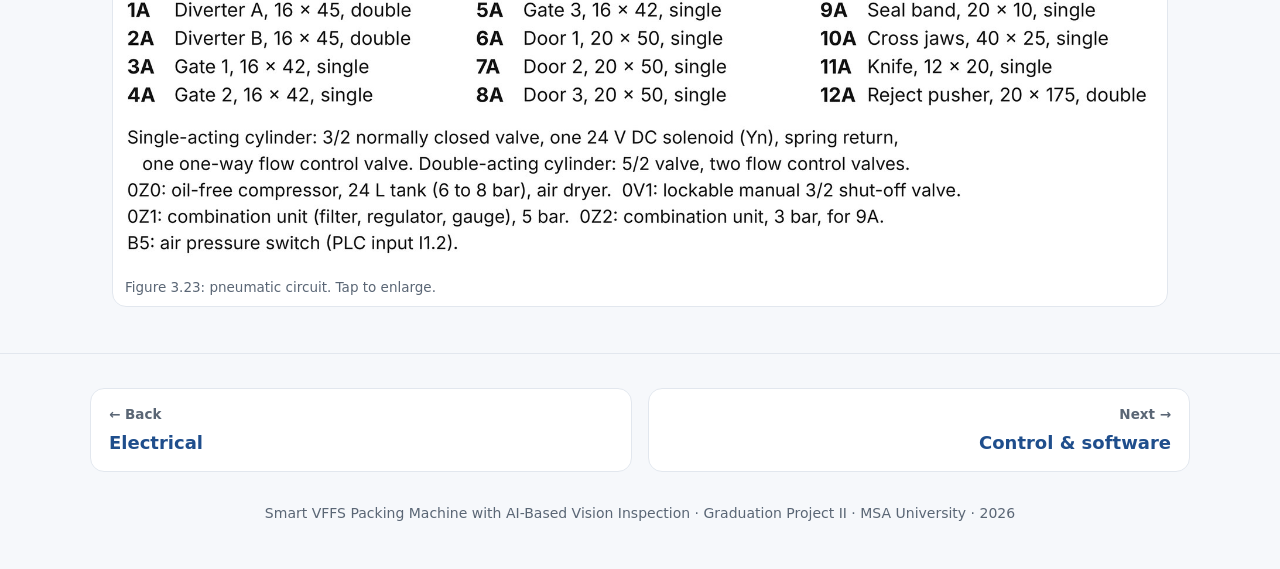
<file: pneumatic.html>
<!DOCTYPE html>
<html lang="en">
<head>
<meta charset="utf-8">
<meta name="viewport" content="width=device-width, initial-scale=1">
<title>Pneumatic design · Smart VFFS Machine</title>
<link rel="stylesheet" href="assets/site.css">
<style>
#cylSvg{width:100%;height:auto;display:block;background:#fff;border:1px solid var(--line);border-radius:14px}
#cylSvg .body{fill:#eef1f5;stroke:#1c2633;stroke-width:3}
#cylSvg .cham{transition:fill .4s}
#cylSvg .mov,#cylSvg #vg{transition:transform .6s cubic-bezier(.5,0,.2,1)}
#cylSvg .ln{fill:none;stroke-width:6;stroke-linejoin:round;transition:stroke .3s}
#cylSvg .ln.pres{stroke:#1f6fd1;stroke-dasharray:12 8;animation:flowF .5s linear infinite}
#cylSvg .ln.exh{stroke:#b8c2ce;stroke-dasharray:6 8;animation:flowB .8s linear infinite}
#cylSvg .ln.sup{stroke:#1f6fd1;stroke-dasharray:12 8;animation:flowF .5s linear infinite}
@keyframes flowF{to{stroke-dashoffset:-20}}
@keyframes flowB{to{stroke-dashoffset:14}}
#cylSvg text{font-family:"Segoe UI",Arial,sans-serif}
#saSvg{width:100%;height:auto;display:block;background:#fff;border:1px solid var(--line);border-radius:14px}
#saSvg .body{fill:none;stroke:#1c2633;stroke-width:3}
#saSvg .mov,#saSvg #saVg{transition:transform .6s cubic-bezier(.5,0,.2,1)}
#saSvg #saSpring{transition:d .6s}
#saSvg .ln{fill:none;stroke-width:6;stroke-linejoin:round;transition:stroke .3s}
#saSvg .ln.pres{stroke:#1f6fd1;stroke-dasharray:12 8;animation:flowF .5s linear infinite}
#saSvg .ln.exh{stroke:#b8c2ce;stroke-dasharray:6 8;animation:flowB .8s linear infinite}
#saSvg .ln.sup{stroke:#1f6fd1;stroke-dasharray:12 8;animation:flowF .5s linear infinite}
#saSvg .ln:not(.pres):not(.exh):not(.sup){stroke:#e2e7ee}
#saSvg text{font-family:"Segoe UI",Arial,sans-serif}

.cylctl{display:flex;gap:12px;align-items:center;flex-wrap:wrap;margin-top:14px}
.state{display:flex;gap:10px;align-items:center;font-weight:600}
.state i{width:14px;height:14px;border-radius:50%;background:#b8c2ce;display:inline-block}
.state.on i{background:#1f6fd1;box-shadow:0 0 0 4px rgba(31,111,209,.2)}
.cyls{display:grid;grid-template-columns:repeat(3,1fr);gap:16px}
.cyls .dcard .row{grid-template-columns:70px 1fr}
@media(max-width:980px){.cyls{grid-template-columns:1fr 1fr}}
@media(max-width:700px){.cyls{grid-template-columns:1fr}}
</style>
</head>
<body>
<div class="phead"><div class="wrap">
  <div class="crumb"><b>Page 5 of 8</b> · Pneumatic design</div>
  <h1>Pneumatic design, step by step</h1>
  <p class="lead">Compressed air does all the short, fast back-and-forth jobs in the machine. Here is where the air comes from, how a valve moves a single-acting and a double-acting cylinder, where the 12 cylinders are, and what they do during one bag. The circuit is drawn and calculated the way our MSE 552 course does it.</p>
  <div class="toc"><a href="#simple">1 · In simple words</a><a href="#path">2 · Air path</a><a href="#one">3 · How a valve moves a cylinder</a><a href="#where">4 · The 12 cylinders</a><a href="#time">5 · One bag, second by second</a><a href="#numbers">6 · Air in numbers</a><a href="#drawing">7 · Reading the drawing</a></div>
</div></div>

<section id="simple"><div class="wrap">
  <h2><span class="n">1</span>In simple words</h2>
  <div class="simple">An oil-free <b>compressor</b> fills a tank with air under pressure. The air is <b>dried, cleaned and set to 5 bar</b>. Each <b>cylinder</b> has its own <b>valve</b>. Nine cylinders are <b>single-acting</b>: when the PLC sends 24 V to the valve's <b>solenoid</b>, air pushes the rod out; when the 24 V stops, the valve lets the air out and a <b>spring inside the cylinder</b> brings the rod back. The two diverter cylinders and the reject pusher are <b>double-acting</b>: air pushes them out and air pulls them back. Every valve has a spring too, so if the power or the air fails, every cylinder goes back to a safe rest position by itself.</div>

  <div class="explain"><video src="video/explain/v6_pneumatics.mp4" poster="video/explain/v6_pneumatics.jpg" controls preload="none" playsinline></video><div class="ex-t"><div class="ex-k">▶ Explained from zero · Video 6 of 7 · 3:11</div><h3>Pneumatics: moving with compressed air</h3><p>Compressor, air treatment, single- and double-acting cylinders, 3/2 and 5/2 valves, solenoid and spring, flow control, then our 12 cylinders.</p><div class="ex-ch"><span>Compressor</span><span>Clean the air</span><span>Cylinders</span><span>3/2 and 5/2 valves</span><span>Solenoid and spring</span><span>Flow control</span><span>On our drawing: Figure 3.23</span></div><p class="ex-n">With voice and captions. No engineering knowledge needed.</p></div></div>
  <div class="words" data-words="compressor,shutoff,frl,pswitch,valve,solenoid,spring,cylinder,flowctrl,tubing"></div>
  <p class="note">Tap any word to see its picture, meaning and drawing symbol on the <a href="parts.html#pneumatic">Meet the parts</a> page.</p>
</div></section>

<section id="path" class="alt"><div class="wrap">
  <h2><span class="n">2</span>Air path, from the compressor to the cylinders</h2>
  <p class="sub">Air passes through these stations. Follow the arrows.</p>
  <div class="hf">
    <div class="box a"><img src="icons/compressor.svg" alt=""><div class="tx"><b>Compressor, tank and dryer</b><span>oil-free, 24 L, 6 to 8 bar, dry air</span></div></div><div class="ar"></div>
    <div class="box a"><img src="icons/shutoff.svg" alt=""><div class="tx"><b>Shut-off valve 0V1</b><span>manual 3/2, lockable, for repairs</span></div></div><div class="ar"></div>
    <div class="box a"><img src="icons/frl.svg" alt=""><div class="tx"><b>Combination unit 0Z1</b><span>filter, regulator, gauge: 5 bar</span></div></div><div class="ar"></div>
    <div class="box a"><img src="icons/pswitch.svg" alt=""><div class="tx"><b>Pressure switch B5</b><span>tells the PLC the air is OK (I1.2)</span></div></div><div class="ar"></div>
    <div class="box k"><img src="icons/valve.svg" alt=""><div class="tx"><b>12 valves</b><span>nine 3/2 and three 5/2, one per cylinder</span></div></div><div class="ar"></div>
    <div class="box g"><img src="icons/cylinder.svg" alt=""><div class="tx"><b>12 cylinders</b><span>9 single-acting, 3 double-acting</span></div></div>
  </div>
  <div class="grid3" style="margin-top:18px">
    <div class="card feat"><h4>Low air = stop</h4><p>If the pressure switch B5 opens, the PLC stops the machine and shows an alarm. Cylinders would be too weak or too slow.</p></div>
    <div class="card feat"><h4>One special pressure</h4><p>The seal band press (9A) gets 3 bar from its own combination unit 0Z2. Its spring takes about 20 N, so 3 bar still presses the film with about 65 N (60 N needed).</p></div>
    <div class="card feat"><h4>Speed of each rod</h4><p>A one-way flow control sets how fast each rod moves, so nothing slams into its end stop: one on a single-acting cylinder, two on a double-acting one.</p></div>
  </div>
</div></section>

<section id="one"><div class="wrap">
  <h2><span class="n">3</span>How a valve moves a cylinder</h2>
  <p class="sub">Most of our cylinders (9 of 12) are single-acting. Press the button to send 24 V to the solenoid of the 3/2 valve. Blue = air at 5 bar; grey = used air going out.</p>
  <div class="fcwrap" style="margin-bottom:26px">
    <div>
      <svg id="saSvg" viewBox="0 0 640 330" role="img" aria-label="Interactive drawing of a 3/2 valve and a single-acting cylinder">
        <text x="150" y="26" font-size="15" font-weight="700" fill="#1c2633">Single-acting cylinder</text>
        <rect id="saCh" x="150" y="44" width="18" height="56" fill="#fff"/>
        <g class="mov" id="saMov">
          <rect x="152" y="46" width="16" height="52" fill="#59636f"/>
          <rect x="168" y="66" width="260" height="12" fill="#c9ced4" stroke="#1c2633" stroke-width="2"/>
          <rect x="428" y="56" width="34" height="32" rx="4" fill="#ff7a00" stroke="#1c2633" stroke-width="2"/>
        </g>
        <path id="saSpring" d="M170 72 L180 52 L190 92 L200 52 L210 92 L220 52 L230 92 L240 52 L250 92 L260 52 L270 92 L280 52 L290 92 L300 52 L310 92 L320 52 L330 92 L340 72" fill="none" stroke="#1c2633" stroke-width="2"/>
        <rect class="body" x="148" y="42" width="204" height="60" fill="none"/>
        <rect x="350" y="62" width="6" height="20" fill="#1c2633"/>
        <path d="M330 102l-6 10h12z" fill="#b8c2ce"/><text x="342" y="118" font-size="12" fill="#5a6675">air vent</text>
        <circle cx="170" cy="102" r="5" fill="#1c2633"/><text x="128" y="118" font-size="13" font-weight="700" fill="#1c2633">port 2</text>
        <path id="saLn" class="ln" d="M265 196 V150 H170 V104"/>
        <g transform="translate(220 150)"><rect x="-11" y="-9" width="22" height="18" fill="#fff" stroke="#1c2633" stroke-width="1.6"/><path d="M-6 -4l8 8M2 -4l-8 8" stroke="#1c2633" stroke-width="1.4"/></g>
        <text x="236" y="140" font-size="12" fill="#5a6675">flow control</text>
        <path class="ln sup" d="M265 312 V250"/>
        <path id="saEx" class="ln" d="M295 250 V282"/>
        <path d="M287 282h16l-8 12z" fill="#b8c2ce"/>
        <text x="273" y="320" font-size="13" fill="#1f6fd1" font-weight="700">1 · air in, 5 bar</text>
        <text x="306" y="296" font-size="12" fill="#5a6675">3 · air out</text>
        <path d="M265 196v4M265 246v4M295 246v4" stroke="#1c2633" stroke-width="3"/>
        <g id="saVg">
          <rect x="250" y="200" width="60" height="46" fill="#fff" stroke="#1c2633" stroke-width="2.5"/>
          <rect x="310" y="200" width="60" height="46" fill="#fff" stroke="#1c2633" stroke-width="2.5"/>
          <path d="M265 244 V206" stroke="#1f6fd1" stroke-width="2.4"/><path d="M265 204l-5 8M265 204l5 8" stroke="#1f6fd1" stroke-width="2.4"/>
          <path d="M295 244v-10M289 234h12" stroke="#1c2633" stroke-width="2.2"/>
          <path d="M325 204 L352 242" stroke="#8a95a3" stroke-width="2.4"/><path d="M352 242l-1-9M352 242l-8-4" stroke="#8a95a3" stroke-width="2.4"/>
          <path d="M325 244v-10M319 234h12" stroke="#1c2633" stroke-width="2.2"/>
          <rect x="216" y="208" width="34" height="30" fill="#f4c20d" stroke="#1c2633" stroke-width="2"/><path d="M250 208l-34 30" stroke="#1c2633" stroke-width="1.6"/>
          <text x="233" y="200" font-size="12" text-anchor="middle" fill="#1c2633" font-weight="700">24 V</text>
          <path d="M370 223h8l4-10 7 20 7-20 7 20 4-10h8" fill="none" stroke="#1c2633" stroke-width="2"/>
        </g>
        <text x="470" y="210" font-size="15" font-weight="700" fill="#1c2633">3/2 valve</text>
        <text x="470" y="228" font-size="12" fill="#5a6675">3 ports: 1 in, 2 to the</text>
        <text x="470" y="243" font-size="12" fill="#5a6675">cylinder, 3 out</text>
        
      </svg>
      <div class="cylctl"><button class="btn primary" id="saBtn">Send 24 V to the solenoid</button><span class="state" id="saState"><i></i><span>Solenoid OFF · rod in (rest)</span></span></div>
    </div>
    <div class="side">
      <div class="card"><h4 style="margin:0 0 6px">What you are seeing</h4><p style="margin:0;font-size:15.5px;color:var(--soft)" id="saTxt"></p></div>
      <div class="card"><h4 style="margin:0 0 6px">Nine like this</h4><p style="margin:0;font-size:15.5px;color:var(--soft)">The brush gates, the bucket doors, the seal band press, the cross jaws and the knife. Air does the hard stroke; the spring only brings the rod back.</p></div>
    </div>
  </div>
  <p class="sub">The two diverter cylinders and the reject pusher are double-acting, with a 5/2 valve. Try it below.</p>
  <div class="fcwrap">
    <div>
      <svg id="cylSvg" viewBox="0 0 640 330" role="img" aria-label="Interactive drawing of a valve and a cylinder">
        <!-- cylinder -->
        <text x="150" y="26" font-size="15" font-weight="700" fill="#1c2633">Double-acting cylinder</text>
        <rect class="cham" id="chA" x="150" y="44" width="200" height="56" fill="#fff"/>
        <rect class="cham" id="chB" x="150" y="44" width="200" height="56" fill="#fff"/>
        <g class="mov" id="mov">
          <rect x="152" y="46" width="16" height="52" fill="#59636f"/>
          <rect x="168" y="66" width="260" height="12" fill="#c9ced4" stroke="#1c2633" stroke-width="2"/>
          <rect x="428" y="56" width="34" height="32" rx="4" fill="#ff7a00" stroke="#1c2633" stroke-width="2"/>
          <text x="445" y="112" font-size="12" text-anchor="middle" fill="#5a6675">tool</text>
        </g>
        <rect class="body" x="148" y="42" width="204" height="60" fill="none"/>
        <rect x="350" y="62" width="6" height="20" fill="#1c2633"/>
        <!-- ports -->
        <circle cx="170" cy="102" r="5" fill="#1c2633"/><text x="178" y="119" font-size="13" font-weight="700" fill="#1c2633">A</text>
        <circle cx="330" cy="102" r="5" fill="#1c2633"/><text x="338" y="119" font-size="13" font-weight="700" fill="#1c2633">B</text>
        <!-- lines to the valve -->
        <path id="lnA" class="ln" d="M255 196 V150 H170 V104"/>
        <path id="lnB" class="ln" d="M305 196 V150 H330 V104"/>
        <!-- flow controls -->
        <g transform="translate(170 132)"><rect x="-11" y="-9" width="22" height="18" fill="#fff" stroke="#1c2633" stroke-width="1.6"/><path d="M-6 -4l8 8M2 -4l-8 8" stroke="#1c2633" stroke-width="1.4"/></g>
        <g transform="translate(330 132)"><rect x="-11" y="-9" width="22" height="18" fill="#fff" stroke="#1c2633" stroke-width="1.6"/><path d="M-6 -4l8 8M2 -4l-8 8" stroke="#1c2633" stroke-width="1.4"/></g>
        <text x="372" y="137" font-size="12" fill="#5a6675">flow controls</text>
        <!-- supply and exhausts -->
        <path class="ln sup" d="M280 312 V250"/>
        <path id="exR" class="ln" d="M250 250 V282"/>
        <path id="exS" class="ln" d="M310 250 V282"/>
        <path d="M242 282h16l-8 12z M302 282h16l-8 12z" fill="#b8c2ce"/>
        <text x="288" y="320" font-size="13" fill="#1f6fd1" font-weight="700">P · air in, 5 bar</text>
        <text x="186" y="300" font-size="12" fill="#5a6675">air out</text>
        <text x="326" y="300" font-size="12" fill="#5a6675">air out</text>
        <!-- valve: fixed port stubs -->
        <path d="M255 196v4M305 196v4M250 246v4M280 246v4M310 246v4" stroke="#1c2633" stroke-width="3"/>
        <!-- valve block (slides) -->
        <g id="vg">
          <rect x="240" y="200" width="80" height="46" fill="#fff" stroke="#1c2633" stroke-width="2.5"/>
          <rect x="320" y="200" width="80" height="46" fill="#fff" stroke="#1c2633" stroke-width="2.5"/>
          <!-- left box: solenoid ON: P->A, B->S -->
          <path d="M280 244 L256 204" stroke="#1f6fd1" stroke-width="2.4"/><path d="M256 204l1 9M256 204l7 6" stroke="#1f6fd1" stroke-width="2.4"/>
          <path d="M305 204 L310 244" stroke="#8a95a3" stroke-width="2.4"/><path d="M310 244l-5-7M310 244l3-8" stroke="#8a95a3" stroke-width="2.4"/>
          <!-- right box: spring: P->B, A->R -->
          <path d="M360 244 L385 204" stroke="#1f6fd1" stroke-width="2.4"/><path d="M385 204l-7 6M385 204l-1 9" stroke="#1f6fd1" stroke-width="2.4"/>
          <path d="M335 204 L330 244" stroke="#8a95a3" stroke-width="2.4"/><path d="M330 244l-3-8M330 244l5-7" stroke="#8a95a3" stroke-width="2.4"/>
          <!-- solenoid and spring -->
          <rect x="206" y="208" width="34" height="30" fill="#f4c20d" stroke="#1c2633" stroke-width="2"/><path d="M240 208l-34 30" stroke="#1c2633" stroke-width="1.6"/>
          <text x="223" y="200" font-size="12" text-anchor="middle" fill="#1c2633" font-weight="700">24 V</text>
          <path d="M400 223h8l4-10 7 20 7-20 7 20 4-10h8" fill="none" stroke="#1c2633" stroke-width="2"/>
          <text x="420" y="256" font-size="12" text-anchor="middle" fill="#5a6675">spring</text>
        </g>
        <text x="470" y="210" font-size="15" font-weight="700" fill="#1c2633">5/2 valve</text>
        <text x="470" y="228" font-size="12" fill="#5a6675">the box over the ports</text>
        <text x="470" y="243" font-size="12" fill="#5a6675">shows where the air goes</text>
      </svg>
      <div class="cylctl"><button class="btn primary" id="cylBtn">Send 24 V to the solenoid</button><span class="state" id="cylState"><i></i><span>Solenoid OFF · rod in (rest)</span></span></div>
    </div>
    <div class="side">
      <div class="card"><h4 style="margin:0 0 6px">What you are seeing</h4><p style="margin:0;font-size:15.5px;color:var(--soft)" id="cylTxt"></p></div>
      <div class="card"><h4 style="margin:0 0 6px">Three like this</h4><p style="margin:0;font-size:15.5px;color:var(--soft)">The two diverter cylinders need force both ways, and the pusher needs a 175 mm stroke, longer than any spring-return cylinder (they stop at 50 mm). The PLC output for each valve is listed in part 4.</p></div>
    </div>
  </div>
</div></section>

<section id="where" class="alt"><div class="wrap">
  <h2><span class="n">4</span>The 12 cylinders: where they are and what they do</h2>
  <p class="sub">Orange marks the cylinder in each picture. Size = bore × stroke in mm. "Rest" is where it goes when its valve has no power.</p>
  <div class="cyls" id="cyls"></div>
</div></section>

<section id="time"><div class="wrap">
  <h2><span class="n">5</span>One bag, second by second</h2>
  <p class="sub">One cycle takes 1.5 s at 40 bags per minute. A coloured bar means the valve is on (or the motor is running). Press Play to watch the cycle 8 times slower.</p>
  <div class="gantt" id="gantt"><div class="cursor" id="gcur"></div></div>
  <div class="gctl"><button class="btn primary" id="gPlay">Play</button><span class="now" id="gNow">Time: <b>0.00 s</b></span></div>
  <div class="grid3" style="margin-top:14px">
    <div class="card feat"><h4><span class="sw" style="display:inline-block;width:12px;height:12px;border-radius:3px;background:var(--air);margin-right:6px"></span>Air valve on</h4><p>The cylinder is out (working position).</p></div>
    <div class="card feat"><h4><span class="sw" style="display:inline-block;width:12px;height:12px;border-radius:3px;background:var(--purple);margin-right:6px"></span>Motor running</h4><p>Steppers and gear motors, shown for timing.</p></div>
    <div class="card feat"><h4><span class="sw" style="display:inline-block;width:12px;height:12px;border-radius:3px;background:var(--red);margin-right:6px"></span>Only for a bad bag</h4><p>The reject pusher works only when the camera says "bad".</p></div>
  </div>
  <p class="note">Doors 2 and 3 open in the next two cycles, one bucket per bag. From Figure 3.24 of the report.</p>
</div></section>

<section id="numbers" class="alt"><div class="wrap">
  <h2><span class="n">6</span>Air in numbers</h2>
  <div class="explain"><video src="video/explain/v8_pneucalc.mp4" poster="video/explain/v8_pneucalc.jpg" controls preload="none" playsinline></video><div class="ex-t"><div class="ex-k">▶ The calculations · Video 8 · 5:49</div><h3>Pneumatic calculations, step by step</h3><p>Every pneumatic equation of the design, derived the way our MSE 552 course does it: forces, speed, Boyle's law, air per bag, tank, compressor, door gas spring and rod buckling.</p><div class="ex-ch"><span>F = P₁A_p − P₂A_r − F_f</span><span>Single and double-acting</span><span>Seal band pressure</span><span>Boyle's law</span><span>0.47 L per bag</span><span>Tank and compressor</span><span>Gas spring</span><span>Euler buckling</span></div><p class="ex-n">With voice and captions.</p></div></div>
  <div class="nums">
    <div><b>5 bar</b><span>working pressure (0.5 MPa)</span></div>
    <div><b>0.47 L</b><span>of air used per bag</span></div>
    <div><b>19 L/min</b><span>at 40 bags/min (about 23 with leaks)</span></div>
    <div><b>≥ 130 L/min</b><span>compressor intake (about 50 L/min delivered at 7 bar)</span></div>
  </div>
  <div class="grid3" style="margin-top:14px">
    <div class="card feat"><h4>Jaws: 40 × 25</h4><p>One single-acting cylinder closes both jaws: 628 N of air force, minus about 66 N spring and 63 N friction = about 500 N, so about 250 N on each jaw.</p></div>
    <div class="card feat"><h4>Bucket doors: 20 × 50</h4><p>The door needs 37 mm of the 50 mm stroke and 44 N of the 122 N available. The gas spring keeps the door shut if the air fails.</p></div>
    <div class="card feat"><h4>Reject pusher: 20 × 175</h4><p>Double-acting, because 170 mm is too long for a spring. Out and back in about 0.7 s. Its 8 mm rod can carry about 460 N before buckling (Euler), against 141 N.</p></div>
  </div>
</div></section>

<section id="drawing"><div class="wrap">
  <h2><span class="n">7</span>Reading the pneumatic drawing</h2>
  <p class="sub">The report drawing (Figure 3.23) uses the symbols of our MSE 552 course. Read it from the bottom up: air leaves the compressor and tank 0Z0, passes the dryer, the shut-off valve 0V1, the combination unit 0Z1 and the pressure switch B5, then feeds the 12 valves (1V–12V), which feed the 12 cylinders (1A–12A) at the top. A cylinder with a spring drawn inside is single-acting.</p>
  <div class="grid4" style="margin-bottom:16px" id="symGrid"></div>
  <figure class="figwide" data-zoom="img/pneumatic.jpg" data-cap="Figure 3.23: pneumatic circuit"><img src="img/pneumatic.jpg" alt="Pneumatic circuit" loading="lazy"><figcaption>Figure 3.23: pneumatic circuit. Tap to enlarge.</figcaption></figure>
</div></section>

<div id="pn"></div>
<script src="assets/site.js"></script>
<script>
(function(){
  /* --- single-acting interactive --- */
  (function(){
    let on=false;
    const m=document.getElementById('saMov'), sp=document.getElementById('saSpring'), vg=document.getElementById('saVg'), ch=document.getElementById('saCh'), ln=document.getElementById('saLn'), ex=document.getElementById('saEx');
    const b=document.getElementById('saBtn'), st=document.getElementById('saState'), tx=document.getElementById('saTxt');
    function d(){
      const px=on?150:0;
      m.style.transform='translateX('+px+'px)';
      const x0=170+px, x1=340, n=16, stp=(x1-x0)/n; let p='M'+x0+' 72';
      for(let i=1;i<n;i++) p+=' L'+(x0+i*stp).toFixed(1)+' '+(i%2?52:92);
      sp.setAttribute('d',p+' L'+x1+' 72');
      vg.style.transform=on?'translateX(0px)':'translateX(-60px)';
      ch.setAttribute('width',18+px); ch.setAttribute('fill',on?'#cfe2fa':'#fff');
      ln.setAttribute('class','ln '+(on?'pres':'exh')); ex.setAttribute('class','ln '+(on?'':'exh'));
      b.textContent=on?'Remove the 24 V':'Send 24 V to the solenoid';
      st.classList.toggle('on',on); st.querySelector('span').textContent=on?'Solenoid ON · rod out (working)':'Solenoid OFF · rod in (rest)';
      tx.innerHTML=on?'The solenoid pushes the valve. Its left box is now over the ports: air from <b>1</b> goes to <b>2</b>, fills the cylinder and pushes the rod <b>out</b>, squeezing the spring. Port 3 is closed.'
        :'No 24 V, so the valve spring holds the right box over the ports: the cylinder is joined to <b>3</b> and its air goes out. The <b>spring inside the cylinder</b> pushes the rod back <b>in</b>. Port 1 is closed. This is also what happens at an emergency stop or if the air fails.';
    }
    b.onclick=()=>{on=!on;d();}; d();
  })();
  /* --- interactive cylinder --- */
  let on = false;
  const mov = document.getElementById('mov'), vg = document.getElementById('vg'), chA = document.getElementById('chA'), chB = document.getElementById('chB');
  const lnA = document.getElementById('lnA'), lnB = document.getElementById('lnB'), exR = document.getElementById('exR'), exS = document.getElementById('exS');
  const btn = document.getElementById('cylBtn'), st = document.getElementById('cylState'), tx = document.getElementById('cylTxt');
  function draw(){
    mov.style.transform = on ? 'translateX(166px)' : 'translateX(0px)';
    vg.style.transform = on ? 'translateX(0px)' : 'translateX(-80px)';
    // chambers: A = left of piston, B = right of piston
    const px = on ? 166 : 0;
    chA.setAttribute('width', 2 + px + 16); chA.setAttribute('fill', on ? '#cfe2fa' : '#fff');
    chB.setAttribute('x', 168 + px); chB.setAttribute('width', 182 - px); chB.setAttribute('fill', on ? '#fff' : '#cfe2fa');
    lnA.setAttribute('class', 'ln ' + (on ? 'pres' : 'exh')); lnB.setAttribute('class', 'ln ' + (on ? 'exh' : 'pres'));
    exR.setAttribute('class', 'ln ' + (on ? '' : 'exh')); exS.setAttribute('class', 'ln ' + (on ? 'exh' : ''));
    if (!on) { exR.style.stroke = ''; exS.style.stroke = '#e2e7ee'; } else { exS.style.stroke = ''; exR.style.stroke = '#e2e7ee'; }
    btn.textContent = on ? 'Remove the 24 V' : 'Send 24 V to the solenoid';
    st.classList.toggle('on', on); st.querySelector('span').textContent = on ? 'Solenoid ON · rod out (working)' : 'Solenoid OFF · rod in (rest)';
    tx.innerHTML = on
      ? 'The solenoid pushes the valve block to the right. Its left box is now over the ports: air from <b>P</b> goes to port <b>A</b>, fills the left side of the cylinder and pushes the rod <b>out</b>. Air on the right side leaves through <b>B</b> and the valve exhaust.'
      : 'No 24 V, so the <b>spring</b> holds the valve block to the left. Its right box is over the ports: air from <b>P</b> goes to port <b>B</b> and holds the rod <b>in</b>. Air on the left side leaves through <b>A</b>. This is also what happens at an emergency stop.';
  }
  btn.onclick = () => { on = !on; draw(); };
  draw();

  /* --- cylinders --- */
  const C = [
    ['1A, 2A', 'Diverter', 'parts/cyl_diverter.jpg', '16 × 45, double-acting (two, back to back)', 'Y1, Y2 · Q8.0, Q8.1', 'Two cylinders back to back give three exact stops: both in = lane 1, one out = lane 2, both out = lane 3. Each cylinder only goes end to end, so a 5/2 valve is enough. A 5/3 valve could stop one cylinder in the middle, but air is springy, so that middle point would drift.', 'Back to its rest stop'],
    ['3A–5A', 'Brush gates', 'parts/cyl_gates.jpg', '16 × 42, single-acting', 'Y3–Y5 · Q8.2–Q8.4', 'Air opens the brush gate to fill a bucket; the spring closes it at the cut-off weight.', 'Gate closed (spring)'],
    ['6A–8A', 'Bucket doors', 'parts/cyl_doors.jpg', '20 × 50, single-acting', 'Y6–Y8 · Q8.5–Q8.7', 'A roller on the rod pushes the door lever open (122 N for the 44 N needed). A 5 mm gap keeps it off the bucket while weighing.', 'Door held shut by its gas spring, even with no air'],
    ['9A', 'Seal band press', 'img/sealband.jpg', '20 × 10, single-acting, at 3 bar', 'Y9 · Q9.0', 'Presses the heated band onto the film seam while the film moves.', 'Band lifted off the film'],
    ['10A', 'Cross jaws', 'parts/cyl_jaws.jpg', '40 × 25 compact, single-acting', 'Y10 · Q9.1', 'On the jaw carriage. Closes both jaws at once through racks and pinions: about 500 N, so about 250 N on each jaw.', 'Jaws open (spring)'],
    ['11A', 'Knife', 'parts/cyl_knife.jpg', '12 × 20, single-acting', 'Y11 · Q9.2', 'Pushes the blade through the middle of the seal.', 'Knife back (spring)'],
    ['12A', 'Reject pusher', 'parts/cyl_reject.jpg', '20 × 175, double-acting', 'Y12 · Q9.3', 'Pushes a bad bag off the conveyor into the reject tray.', 'Pusher back'],
  ];
  document.getElementById('cyls').innerHTML = C.map(c => '<article class="dcard"><div class="pic" data-zoom="' + c[2] + '" data-cap="' + c[0] + ' ' + c[1] + '"><img src="' + c[2] + '" alt="' + c[1] + '" loading="lazy"><span class="no">' + c[0] + '</span></div><div class="body"><h4>' + c[1] + '</h4>' +
    '<div class="row"><span>Size</span><span>' + c[3] + '</span></div><div class="row"><span>Valve</span><span class="mono" style="white-space:normal">' + c[4] + '</span></div><div class="row"><span>Job</span><span>' + c[5] + '</span></div><div class="row"><span>Rest</span><span>' + c[6] + '</span></div></div></article>').join('');

  /* --- symbols --- */
  const { SYM } = window.VFFS;
  const S = [['cylsa', 'Single-acting cylinder', 'spring brings the rod back'], ['cylinder', 'Double-acting cylinder', 'air both ways'], ['valve32', '3/2 valve', '3 ports, 2 positions'], ['valve', '5/2 valve', '5 ports, 2 positions'], ['solenoid', 'Solenoid', 'electric push, 24 V'], ['spring', 'Spring', 'pushes the valve back'], ['flowctrl', 'Flow control', 'sets the rod speed'], ['frl', 'Combination unit', 'filter, regulator, gauge'], ['shutoff', 'Shut-off valve', 'closes the air line'], ['pswitch', 'Pressure switch', 'air OK signal']];
  document.getElementById('symGrid').innerHTML = S.map(s => '<div class="card" style="display:flex;gap:12px;align-items:center;padding:12px 14px">' + SYM[s[0]] + '<div><b style="display:block;font-size:15px">' + s[1] + '</b><span style="font-size:13.5px;color:var(--soft)">' + s[2] + '</span></div></div>').join('');

  /* --- timeline (from Figure 3.24) --- */
  const R = [
    ['Film and seal band motors', 'M3, M4, M6', [[0, 1.5]], 'm'],
    ['Seal band press', '9A · Y9', [[0, 1.5]]],
    ['Cross jaws', '10A · Y10', [[0, 0.55]]],
    ['Knife', '11A · Y11', [[0.4, 0.5]]],
    ['Jaw carriage', 'M5: down, then back up', [[0, 1.0]], 'm'],
    ['Bucket door 1', '6A · Y6', [[0, 0.55]]],
    ['Brush gate 1', '3A · Y3: opens after door 1', [[0.75, 1.5]]],
    ['Brush gate 2', '4A · Y4: closes at cut-off', [[0, 0.65]]],
    ['Brush gate 3', '5A · Y5: bucket 3 filling', [[0, 1.5]]],
    ['Diverters', '1A, 2A · Y1, Y2: lane 3 → 1', [[0, 0.78]]],
    ['Camera trigger', 'Q9.4', [[0.9, 0.95]]],
    ['Reject pusher', '12A · Y12: bad bag only', [[0.4, 1.1]], 'opt'],
    ['Unwind motor', 'M1: when the dancer asks', [[0.2, 0.9]], 'm'],
    ['Conveyor', 'M2', [[0, 1.5]], 'm'],
  ];
  const g = document.getElementById('gantt');
  g.insertAdjacentHTML('beforeend', R.map((r, i) => '<div class="gr" data-i="' + i + '"><div class="nm">' + r[0] + '<small>' + r[1] + '</small></div><div class="lane">' + r[2].map(b => '<i class="' + (r[3] || '') + '" style="left:' + (b[0] / 1.5 * 100) + '%;width:' + Math.max(1.2, (b[1] - b[0]) / 1.5 * 100) + '%"></i>').join('') + '</div></div>').join('') +
    '<div class="axis"><div></div><div><span>0 s</span><span>0.5 s</span><span>1.0 s</span><span>1.5 s</span></div></div>');
  const cur = document.getElementById('gcur'), now = document.getElementById('gNow'), rows = [...g.querySelectorAll('.gr')];
  let t = 0, playing = false, last = 0;
  function place(){
    const lane = g.querySelector('.lane'), gb = g.getBoundingClientRect(), lb = lane.getBoundingClientRect();
    cur.style.display = 'block'; cur.style.left = (lb.left - gb.left + lb.width * t / 1.5) + 'px';
    const act = [];
    rows.forEach((r, i) => { const a = R[i][2].some(b => t >= b[0] && t <= b[1]); r.classList.toggle('on', a); if (a && R[i][3] !== 'm' && R[i][3] !== 'opt') act.push(R[i][0]); });
    now.innerHTML = 'Time: <b>' + t.toFixed(2) + ' s</b> · Air valves on: ' + (act.length ? act.join(', ') : 'none');
  }
  function step(ts){ if (!playing) return; const dt = last ? (ts - last) / 1000 : 0; last = ts; t += dt / 8; if (t > 1.5) t -= 1.5; place(); requestAnimationFrame(step); }
  document.getElementById('gPlay').onclick = function(){ playing = !playing; this.textContent = playing ? 'Pause' : 'Play'; last = 0; if (playing) requestAnimationFrame(step); };
  g.addEventListener('click', e => { const lane = g.querySelector('.lane').getBoundingClientRect(); const x = (e.clientX - lane.left) / lane.width; if (x >= 0 && x <= 1) { t = x * 1.5; place(); } });
  window.addEventListener('resize', place); place();
})();
</script>
</body>
</html>
</file>
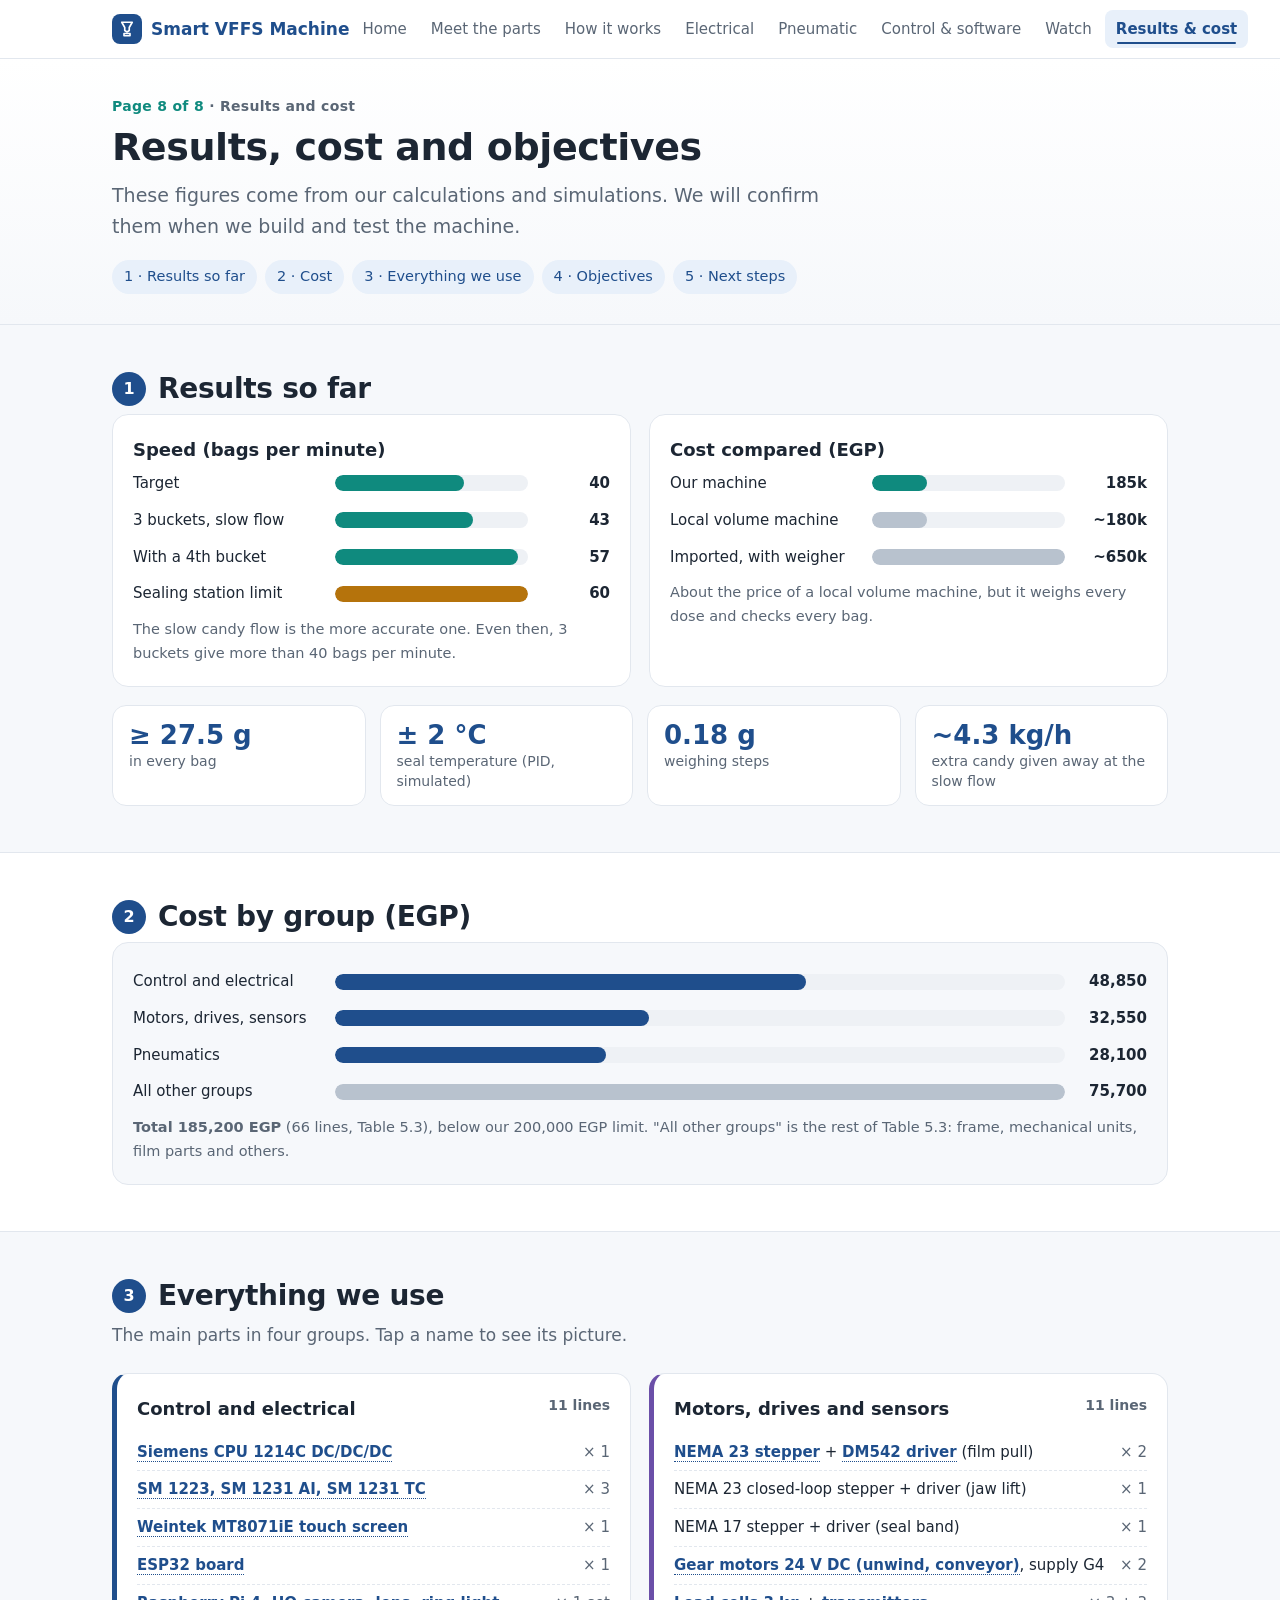
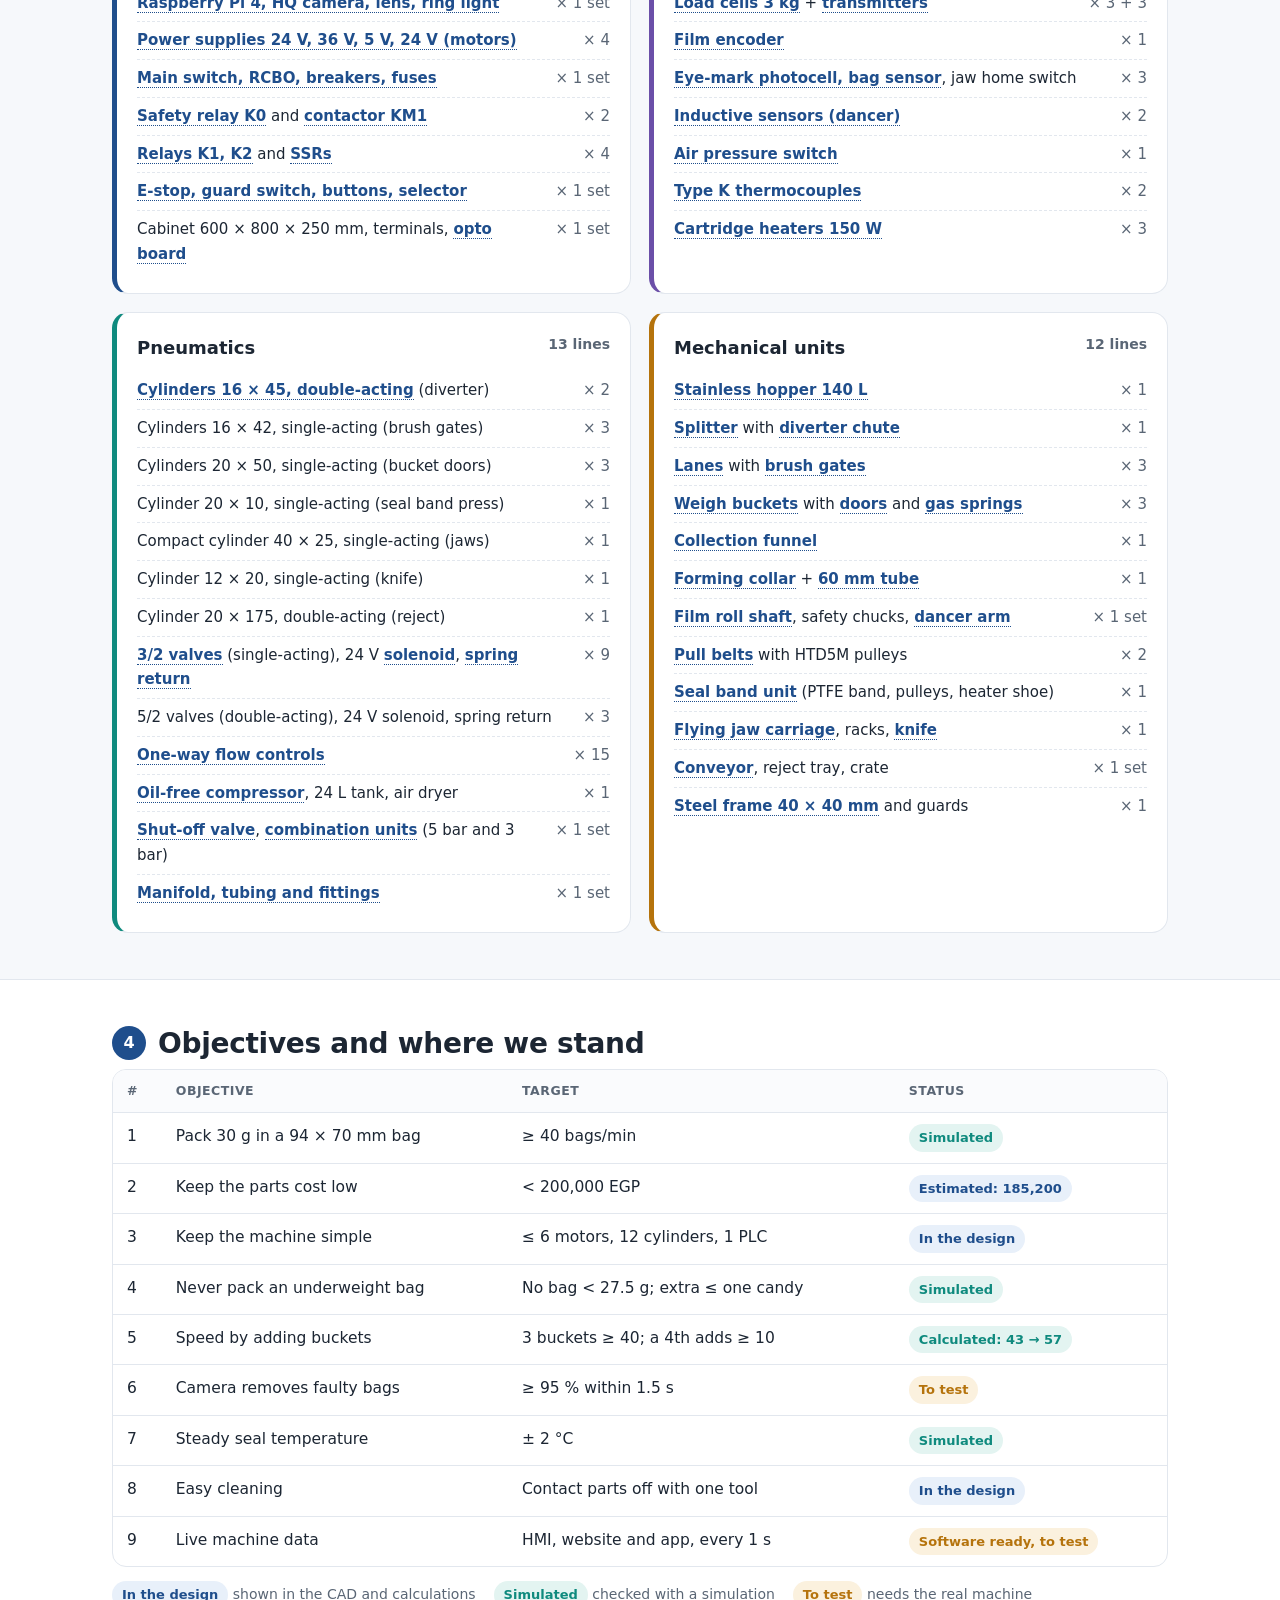
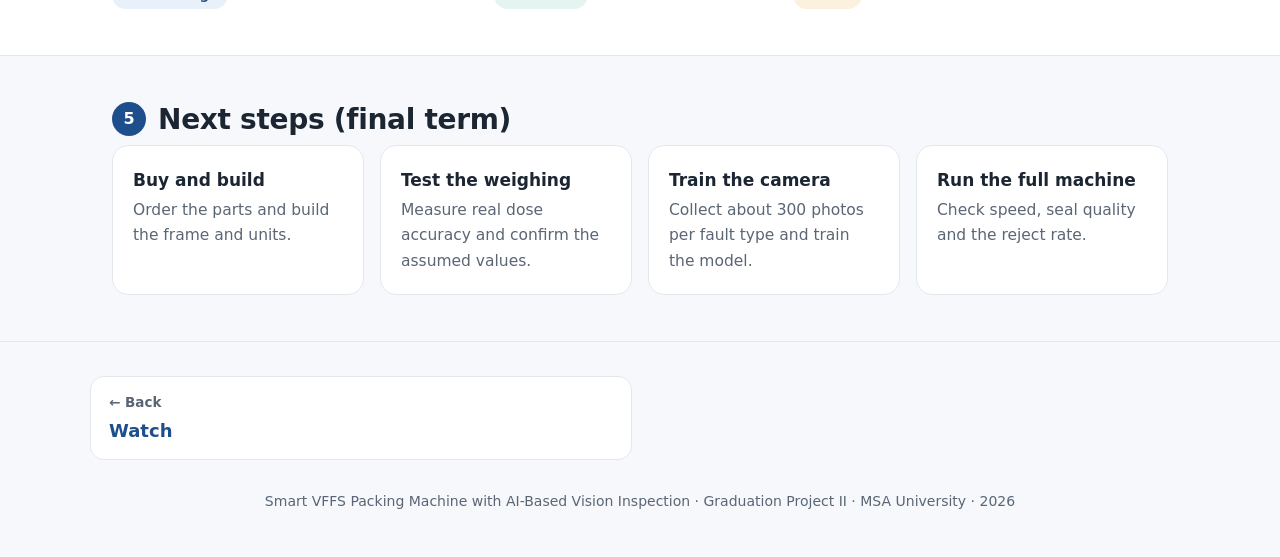
<file: results.html>
<!DOCTYPE html>
<html lang="en">
<head>
<meta charset="utf-8">
<meta name="viewport" content="width=device-width, initial-scale=1">
<title>Results and cost · Smart VFFS Machine</title>
<link rel="stylesheet" href="assets/site.css">
</head>
<body>
<div class="phead"><div class="wrap">
  <div class="crumb"><b>Page 8 of 8</b> · Results and cost</div>
  <h1>Results, cost and objectives</h1>
  <p class="lead">These figures come from our calculations and simulations. We will confirm them when we build and test the machine.</p>
  <div class="toc"><a href="#results">1 · Results so far</a><a href="#cost">2 · Cost</a><a href="#list">3 · Everything we use</a><a href="#objectives">4 · Objectives</a><a href="#next">5 · Next steps</a></div>
</div></div>

<section id="results"><div class="wrap">
  <h2><span class="n">1</span>Results so far</h2>
  <div class="grid2">
    <div class="card">
      <h4 style="margin:0 0 4px;font-size:18px">Speed (bags per minute)</h4>
      <div class="bars">
        <div class="bar"><span>Target</span><div class="tr"><i style="width:66.7%"></i></div><b>40</b></div>
        <div class="bar"><span>3 buckets, slow flow</span><div class="tr"><i style="width:71.7%"></i></div><b>43</b></div>
        <div class="bar"><span>With a 4th bucket</span><div class="tr"><i style="width:95%"></i></div><b>57</b></div>
        <div class="bar lim"><span>Sealing station limit</span><div class="tr"><i style="width:100%"></i></div><b>60</b></div>
      </div>
      <p class="note">The slow candy flow is the more accurate one. Even then, 3 buckets give more than 40 bags per minute.</p>
    </div>
    <div class="card">
      <h4 style="margin:0 0 4px;font-size:18px">Cost compared (EGP)</h4>
      <div class="bars">
        <div class="bar"><span>Our machine</span><div class="tr"><i style="width:28.5%"></i></div><b>185k</b></div>
        <div class="bar dim"><span>Local volume machine</span><div class="tr"><i style="width:28.5%"></i></div><b>~180k</b></div>
        <div class="bar dim"><span>Imported, with weigher</span><div class="tr"><i style="width:100%"></i></div><b>~650k</b></div>
      </div>
      <p class="note">About the price of a local volume machine, but it weighs every dose and checks every bag.</p>
    </div>
  </div>
  <div class="nums" style="margin-top:18px">
    <div><b>≥ 27.5 g</b><span>in every bag</span></div>
    <div><b>± 2 °C</b><span>seal temperature (PID, simulated)</span></div>
    <div><b>0.18 g</b><span>weighing steps</span></div>
    <div><b>~4.3 kg/h</b><span>extra candy given away at the slow flow</span></div>
  </div>
</div></section>

<section id="cost" class="alt"><div class="wrap">
  <h2><span class="n">2</span>Cost by group (EGP)</h2>
  <div class="card">
    <div class="bars">
      <div class="bar nv"><span>Control and electrical</span><div class="tr"><i style="width:64.5%"></i></div><b>48,850</b></div>
      <div class="bar nv"><span>Motors, drives, sensors</span><div class="tr"><i style="width:43%"></i></div><b>32,550</b></div>
      <div class="bar nv"><span>Pneumatics</span><div class="tr"><i style="width:37.1%"></i></div><b>28,100</b></div>
      <div class="bar dim"><span>All other groups</span><div class="tr"><i style="width:100%"></i></div><b>75,700</b></div>
    </div>
    <p class="note"><b>Total 185,200 EGP</b> (66 lines, Table 5.3), below our 200,000 EGP limit. "All other groups" is the rest of Table 5.3: frame, mechanical units, film parts and others.</p>
  </div>
</div></section>

<section id="list"><div class="wrap">
  <h2><span class="n">3</span>Everything we use</h2>
  <p class="sub">The main parts in four groups. Tap a name to see its picture.</p>
  <div class="grid2" id="partsGrid"></div>
</div></section>

<section id="objectives" class="alt"><div class="wrap">
  <h2><span class="n">4</span>Objectives and where we stand</h2>
  <div class="tbl"><table class="stack" id="tObj"></table></div>
  <div style="display:flex;gap:18px;flex-wrap:wrap;margin-top:14px;font-size:14px;color:var(--soft)">
    <span><span class="st s-design">In the design</span> shown in the CAD and calculations</span>
    <span><span class="st s-sim">Simulated</span> checked with a simulation</span>
    <span><span class="st s-test">To test</span> needs the real machine</span>
  </div>
</div></section>

<section id="next"><div class="wrap">
  <h2><span class="n">5</span>Next steps (final term)</h2>
  <div class="grid4">
    <div class="card feat"><h4>Buy and build</h4><p>Order the parts and build the frame and units.</p></div>
    <div class="card feat"><h4>Test the weighing</h4><p>Measure real dose accuracy and confirm the assumed values.</p></div>
    <div class="card feat"><h4>Train the camera</h4><p>Collect about 300 photos per fault type and train the model.</p></div>
    <div class="card feat"><h4>Run the full machine</h4><p>Check speed, seal quality and the reject rate.</p></div>
  </div>
</div></section>

<div id="pn"></div>
<script src="assets/site.js"></script>
<script>
(function(){
  T('tObj', [['#'], ['Objective'], ['Target'], ['Status']], [
    ['1','Pack 30 g in a 94 × 70 mm bag','≥ 40 bags/min','<span class="st s-sim">Simulated</span>'],
    ['2','Keep the parts cost low','&lt; 200,000 EGP','<span class="st s-design">Estimated: 185,200</span>'],
    ['3','Keep the machine simple','≤ 6 motors, 12 cylinders, 1 PLC','<span class="st s-design">In the design</span>'],
    ['4','Never pack an underweight bag','No bag &lt; 27.5 g; extra ≤ one candy','<span class="st s-sim">Simulated</span>'],
    ['5','Speed by adding buckets','3 buckets ≥ 40; a 4th adds ≥ 10','<span class="st s-sim">Calculated: 43 → 57</span>'],
    ['6','Camera removes faulty bags','≥ 95 % within 1.5 s','<span class="st s-test">To test</span>'],
    ['7','Steady seal temperature','± 2 °C','<span class="st s-sim">Simulated</span>'],
    ['8','Easy cleaning','Contact parts off with one tool','<span class="st s-design">In the design</span>'],
    ['9','Live machine data','HMI, website and app, every 1 s','<span class="st s-test">Software ready, to test</span>']
  ]);
  const w = (k, t) => '<a data-w="' + k + '">' + t + '</a>';
  const P = [
    ['Control and electrical', '#1f4e8c', [
      [w('plc','Siemens CPU 1214C DC/DC/DC'),'1'],[w('modules','SM 1223, SM 1231 AI, SM 1231 TC'),'3'],[w('hmi','Weintek MT8071iE touch screen'),'1'],
      [w('esp32','ESP32 board'),'1'],[w('pi','Raspberry Pi 4, HQ camera, lens, ring light'),'1 set'],[w('psu','Power supplies 24 V, 36 V, 5 V, 24 V (motors)'),'4'],
      [w('rcbo','Main switch, RCBO, breakers, fuses'),'1 set'],[w('safetyrelay','Safety relay K0') + ' and ' + w('contactor','contactor KM1'),'2'],[w('relay','Relays K1, K2') + ' and ' + w('ssr','SSRs'),'4'],
      [w('estop','E-stop, guard switch, buttons, selector'),'1 set'],['Cabinet 600 × 800 × 250 mm, terminals, ' + w('opto','opto board'),'1 set']]],
    ['Motors, drives and sensors', '#6b4fa8', [
      [w('stepper','NEMA 23 stepper') + ' + ' + w('driver','DM542 driver') + ' (film pull)','2'],['NEMA 23 closed-loop stepper + driver (jaw lift)','1'],['NEMA 17 stepper + driver (seal band)','1'],
      [w('gearmotor','Gear motors 24 V DC (unwind, conveyor)') + ', supply G4','2'],[w('loadcells','Load cells 3 kg') + ' + ' + w('transmitter','transmitters'),'3 + 3'],[w('encoder','Film encoder'),'1'],
      [w('sensor','Eye-mark photocell, bag sensor') + ', jaw home switch','3'],[w('inductive','Inductive sensors (dancer)'),'2'],[w('pswitch','Air pressure switch'),'1'],
      [w('thermo','Type K thermocouples'),'2'],[w('heater','Cartridge heaters 150 W'),'3']]],
    ['Pneumatics', '#0f8a7e', [
      [w('cylinder','Cylinders 16 × 45, double-acting') + ' (diverter)','2'],['Cylinders 16 × 42, single-acting (brush gates)','3'],['Cylinders 20 × 50, single-acting (bucket doors)','3'],
      ['Cylinder 20 × 10, single-acting (seal band press)','1'],['Compact cylinder 40 × 25, single-acting (jaws)','1'],['Cylinder 12 × 20, single-acting (knife)','1'],['Cylinder 20 × 175, double-acting (reject)','1'],
      [w('valve','3/2 valves') + ' (single-acting), 24 V ' + w('solenoid','solenoid') + ', ' + w('spring','spring return'),'9'],['5/2 valves (double-acting), 24 V solenoid, spring return','3'],[w('flowctrl','One-way flow controls'),'15'],
      [w('compressor','Oil-free compressor') + ', 24 L tank, air dryer','1'],[w('shutoff','Shut-off valve') + ', ' + w('frl','combination units') + ' (5 bar and 3 bar)','1 set'],[w('tubing','Manifold, tubing and fittings'),'1 set']]],
    ['Mechanical units', '#b5730c', [
      [w('hopper','Stainless hopper 140 L'),'1'],[w('splitter','Splitter') + ' with ' + w('diverter','diverter chute'),'1'],[w('lanes','Lanes') + ' with ' + w('gates','brush gates'),'3'],
      [w('buckets','Weigh buckets') + ' with ' + w('doors','doors') + ' and ' + w('gassprings','gas springs'),'3'],[w('funnel','Collection funnel'),'1'],[w('collar','Forming collar') + ' + ' + w('tube','60 mm tube'),'1'],
      [w('roll','Film roll shaft') + ', safety chucks, ' + w('dancer','dancer arm'),'1 set'],[w('pullbelts','Pull belts') + ' with HTD5M pulleys','2'],
      [w('sealband','Seal band unit') + ' (PTFE band, pulleys, heater shoe)','1'],[w('jaws','Flying jaw carriage') + ', racks, ' + w('knife','knife'),'1'],
      [w('conveyor','Conveyor') + ', reject tray, crate','1 set'],[w('frame','Steel frame 40 × 40 mm') + ' and guards','1']]]
  ];
  document.getElementById('partsGrid').innerHTML = P.map(g => '<div class="card pgroup" style="border-left-color:' + g[1] + '"><h4>' + g[0] + '<small>' + g[2].length + ' lines</small></h4><ul>' + g[2].map(p => '<li><span>' + p[0] + '</span><span>× ' + p[1] + '</span></li>').join('') + '</ul></div>').join('');
  document.querySelectorAll('a[data-w]').forEach(a => { a.href = 'parts.html#' + a.dataset.w; a.classList.add('wi'); });
})();
</script>
</body>
</html>
</file>
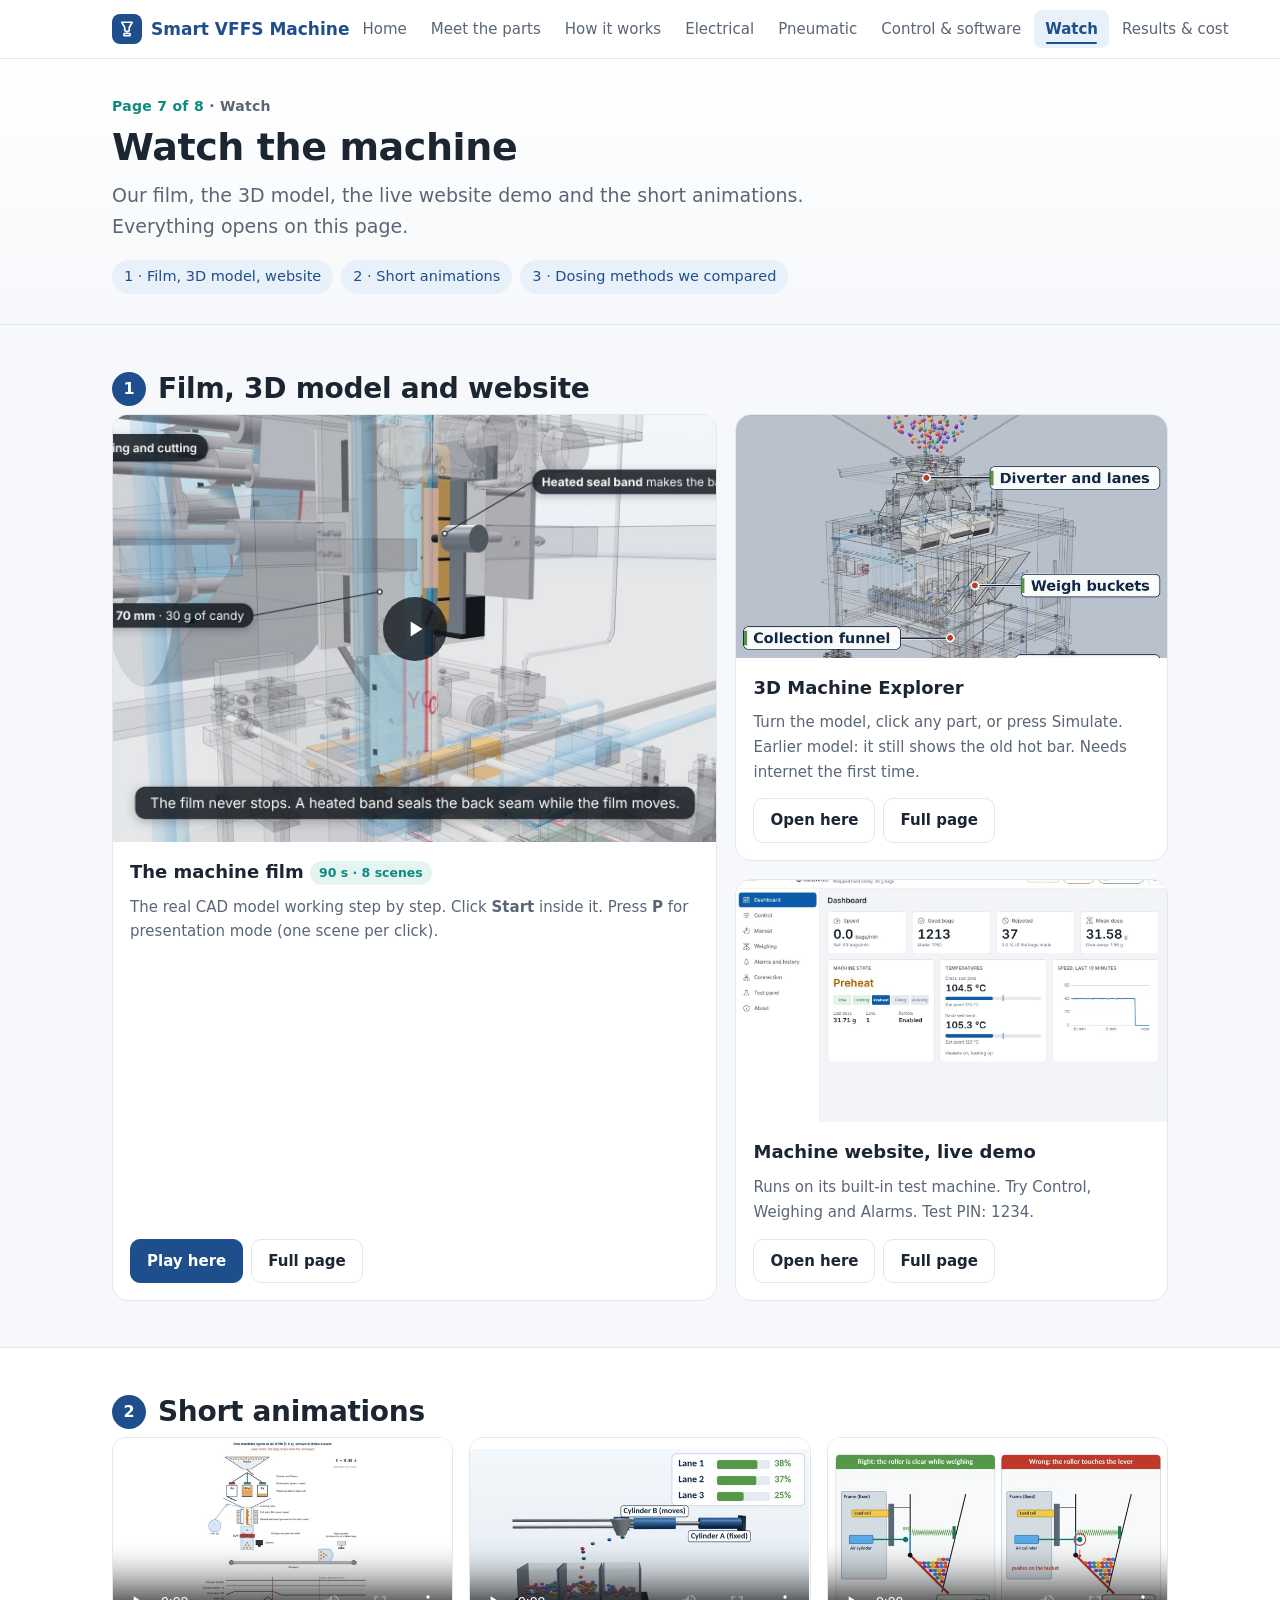
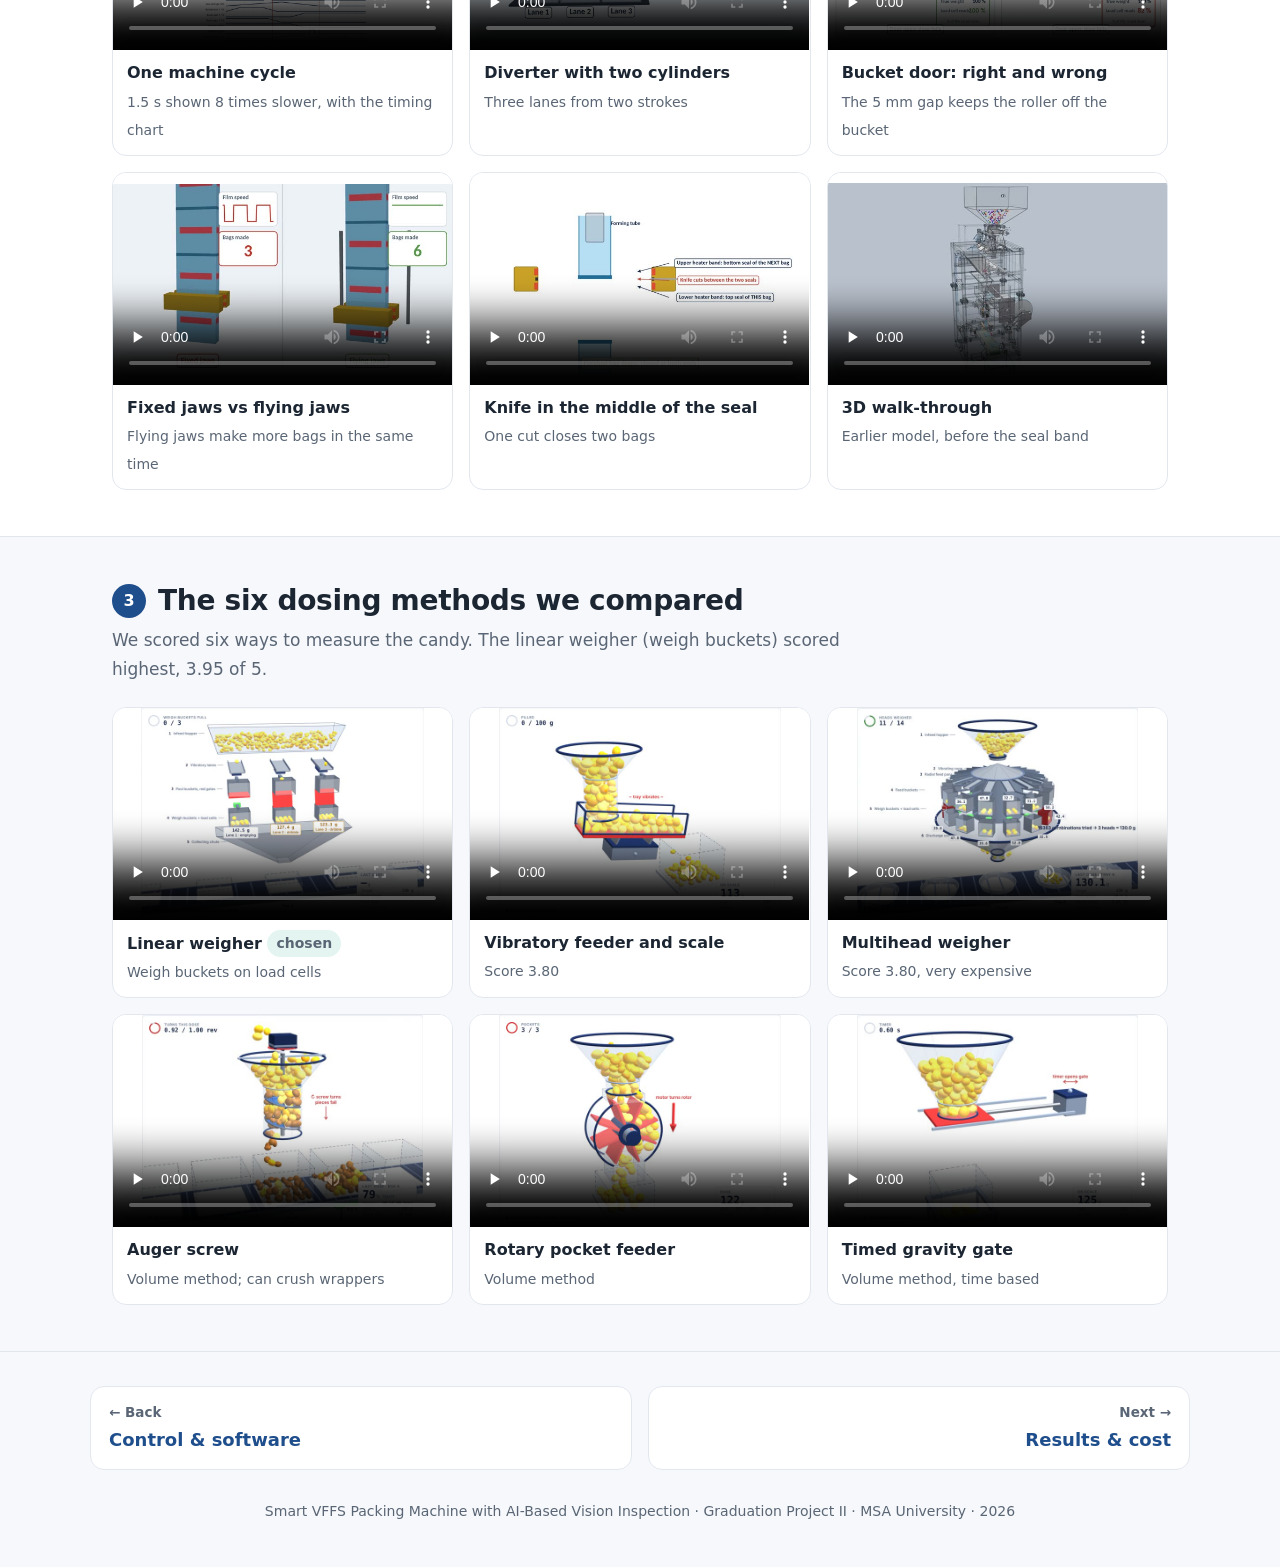
<file: watch.html>
<!DOCTYPE html>
<html lang="en">
<head>
<meta charset="utf-8">
<meta name="viewport" content="width=device-width, initial-scale=1">
<title>Watch · Smart VFFS Machine</title>
<link rel="stylesheet" href="assets/site.css">
<style>.hero-media{display:grid;grid-template-columns:1.4fr 1fr;gap:18px}.hero-media>.mcard .thumb{flex:1;aspect-ratio:auto;min-height:260px}@media(max-width:980px){.hero-media{grid-template-columns:1fr}}</style>
</head>
<body>
<div class="phead"><div class="wrap">
  <div class="crumb"><b>Page 7 of 8</b> · Watch</div>
  <h1>Watch the machine</h1>
  <p class="lead">Our film, the 3D model, the live website demo and the short animations. Everything opens on this page.</p>
  <div class="toc"><a href="#main">1 · Film, 3D model, website</a><a href="#clips">2 · Short animations</a><a href="#dosing">3 · Dosing methods we compared</a></div>
</div></div>

<section id="main"><div class="wrap">
  <h2><span class="n">1</span>Film, 3D model and website</h2>
  <div class="hero-media">
    <div class="mcard">
      <div class="thumb" data-open="film/index.html"><img src="img/film_thumb.jpg" alt="Frame from the film" loading="lazy"><div class="play"><i><svg width="26" height="26" viewBox="0 0 24 24" fill="#fff"><path d="M8 5v14l11-7z"/></svg></i></div></div>
      <div class="body"><h4>The machine film <span class="tag t-chosen">90 s · 8 scenes</span></h4><p>The real CAD model working step by step. Click <b>Start</b> inside it. Press <b>P</b> for presentation mode (one scene per click).</p>
      <div class="row"><button class="btn primary" data-open="film/index.html">Play here</button><a class="btn" href="film/index.html" target="_blank" rel="noopener">Full page</a></div></div>
    </div>
    <div style="display:grid;gap:18px">
      <div class="mcard"><div class="thumb" data-open="explorer/index.html" data-tall="1"><img src="img/machine.jpg" alt="" loading="lazy" style="object-position:center 30%"></div>
        <div class="body"><h4>3D Machine Explorer</h4><p>Turn the model, click any part, or press Simulate. Earlier model: it still shows the old hot bar. Needs internet the first time.</p>
        <div class="row"><button class="btn" data-open="explorer/index.html" data-tall="1">Open here</button><a class="btn" href="explorer/index.html" target="_blank" rel="noopener">Full page</a></div></div></div>
      <div class="mcard"><div class="thumb" data-open="webapp/index.html" data-tall="1"><img src="img/web_dashboard.jpg" alt="" loading="lazy"></div>
        <div class="body"><h4>Machine website, live demo</h4><p>Runs on its built-in test machine. Try Control, Weighing and Alarms. Test PIN: 1234.</p>
        <div class="row"><button class="btn" data-open="webapp/index.html" data-tall="1">Open here</button><a class="btn" href="webapp/index.html" target="_blank" rel="noopener">Full page</a></div></div></div>
    </div>
  </div>
</div></section>

<section id="clips" class="alt"><div class="wrap">
  <h2><span class="n">2</span>Short animations</h2>
  <div class="vgrid">
    <div class="vcard"><video src="video/cycle.mp4" poster="video/cycle.jpg" controls preload="none" playsinline></video><div><b>One machine cycle</b><span>1.5 s shown 8 times slower, with the timing chart</span></div></div>
    <div class="vcard"><video src="video/diverter.mp4" poster="video/diverter.jpg" controls preload="none" playsinline></video><div><b>Diverter with two cylinders</b><span>Three lanes from two strokes</span></div></div>
    <div class="vcard"><video src="video/door.mp4" poster="video/door.jpg" controls preload="none" playsinline></video><div><b>Bucket door: right and wrong</b><span>The 5 mm gap keeps the roller off the bucket</span></div></div>
    <div class="vcard"><video src="video/jaws.mp4" poster="video/jaws.jpg" controls preload="none" playsinline></video><div><b>Fixed jaws vs flying jaws</b><span>Flying jaws make more bags in the same time</span></div></div>
    <div class="vcard"><video src="video/knife.mp4" poster="video/knife.jpg" controls preload="none" playsinline></video><div><b>Knife in the middle of the seal</b><span>One cut closes two bags</span></div></div>
    <div class="vcard"><video src="video/walkthrough.mp4" poster="video/walkthrough.jpg" controls preload="none" playsinline></video><div><b>3D walk-through</b><span>Earlier model, before the seal band</span></div></div>
  </div>
</div></section>

<section id="dosing"><div class="wrap">
  <h2><span class="n">3</span>The six dosing methods we compared</h2>
  <p class="sub">We scored six ways to measure the candy. The linear weigher (weigh buckets) scored highest, 3.95 of 5.</p>
  <div class="vgrid">
    <div class="vcard"><video src="video/dose_linear.mp4" poster="video/dose_linear.jpg" controls preload="none" playsinline></video><div><b>Linear weigher <span class="tag t-chosen">chosen</span></b><span>Weigh buckets on load cells</span></div></div>
    <div class="vcard"><video src="video/dose_vibratory.mp4" poster="video/dose_vibratory.jpg" controls preload="none" playsinline></video><div><b>Vibratory feeder and scale</b><span>Score 3.80</span></div></div>
    <div class="vcard"><video src="video/dose_multihead.mp4" poster="video/dose_multihead.jpg" controls preload="none" playsinline></video><div><b>Multihead weigher</b><span>Score 3.80, very expensive</span></div></div>
    <div class="vcard"><video src="video/dose_auger.mp4" poster="video/dose_auger.jpg" controls preload="none" playsinline></video><div><b>Auger screw</b><span>Volume method; can crush wrappers</span></div></div>
    <div class="vcard"><video src="video/dose_rotary.mp4" poster="video/dose_rotary.jpg" controls preload="none" playsinline></video><div><b>Rotary pocket feeder</b><span>Volume method</span></div></div>
    <div class="vcard"><video src="video/dose_gate.mp4" poster="video/dose_gate.jpg" controls preload="none" playsinline></video><div><b>Timed gravity gate</b><span>Volume method, time based</span></div></div>
  </div>
</div></section>

<div id="pn"></div>
<script src="assets/site.js"></script>
</body>
</html>
</file>
<file: assets/site.css>
:root{
  --bg:#f6f8fb; --card:#fff; --ink:#1c2633; --soft:#5a6675; --line:#e2e7ee;
  --navy:#1f4e8c; --navy-l:#e8f0fa; --teal:#0f8a7e; --teal-l:#e3f4f1; --amber:#b5730c; --amber-l:#fbf1de;
  --red:#c0392b; --red-l:#fbe9e7; --purple:#6b4fa8; --purple-l:#f0ebfa; --grey-l:#eef1f5; --air:#1f6fd1; --air-l:#e6f0fc;
  --orange:#ff7a00;
}
*{box-sizing:border-box}
html{scroll-behavior:smooth;scroll-padding-top:70px;-webkit-text-size-adjust:100%}
body{margin:0;background:var(--bg);color:var(--ink);font:17px/1.65 "Segoe UI",system-ui,-apple-system,Roboto,"Helvetica Neue",Arial,sans-serif}
.wrap{max-width:1100px;margin:0 auto;padding:0 22px}
a{color:var(--navy)}
img{max-width:100%}
button{font:inherit}

/* ---------- top menu ---------- */
#top{position:sticky;top:0;z-index:30;background:rgba(255,255,255,.96);backdrop-filter:blur(8px);-webkit-backdrop-filter:blur(8px);border-bottom:1px solid var(--line)}
#top .wrap{display:flex;align-items:center;gap:2px;height:58px}
#top .brand{font-weight:700;color:var(--navy);text-decoration:none;margin-right:auto;display:flex;align-items:center;gap:9px;white-space:nowrap}
#top .brand i{width:30px;height:30px;border-radius:8px;background:var(--navy);display:inline-flex;align-items:center;justify-content:center}
#top .links{display:flex;gap:2px}
#top .links a{color:var(--soft);text-decoration:none;font-size:15px;padding:7px 11px;border-radius:8px;white-space:nowrap}
#top .links a:hover{background:var(--grey-l);color:var(--ink)}
#top .links a.on{background:var(--navy-l);color:var(--navy);font-weight:600}
#menuBtn{display:none;border:1px solid var(--line);background:#fff;border-radius:10px;padding:7px 12px;font-weight:600;color:var(--ink);cursor:pointer;align-items:center;gap:8px}
@media(max-width:1020px){
  #menuBtn{display:inline-flex}
  #top .links{display:none;position:absolute;top:58px;left:0;right:0;background:#fff;border-bottom:1px solid var(--line);flex-direction:column;padding:8px 16px 14px;box-shadow:0 12px 24px rgba(28,38,51,.1)}
  #top.open .links{display:flex}
  #top .links a{font-size:17px;padding:11px 12px}
}

/* ---------- page header ---------- */
.phead{background:linear-gradient(180deg,#fff 0%,var(--bg) 100%);border-bottom:1px solid var(--line);padding:36px 0 30px}
.crumb{font-size:14px;color:var(--soft);font-weight:600;letter-spacing:.3px}
.crumb b{color:var(--teal)}
.phead h1{font-size:38px;line-height:1.15;margin:8px 0 10px;letter-spacing:-.4px}
.phead p.lead{font-size:19px;color:var(--soft);margin:0;max-width:760px}
.toc{display:flex;flex-wrap:wrap;gap:8px;margin-top:18px}
.toc a{font-size:14.5px;text-decoration:none;color:var(--navy);background:var(--navy-l);padding:5px 12px;border-radius:999px}
.toc a:hover{background:#d5e3f5}

/* ---------- sections ---------- */
section{padding:46px 0;border-bottom:1px solid var(--line)}
section.alt{background:#fff}
h2{font-size:28px;line-height:1.25;margin:0 0 8px;letter-spacing:-.3px;display:flex;align-items:center;gap:12px}
h2 .n{flex:none;display:inline-flex;align-items:center;justify-content:center;width:34px;height:34px;border-radius:50%;background:var(--navy);color:#fff;font-size:16px}
h3{font-size:20px;margin:30px 0 12px}
h3:first-child{margin-top:0}
.sub{color:var(--soft);margin:0 0 24px;max-width:780px}
.card{background:var(--card);border:1px solid var(--line);border-radius:16px;padding:20px}
section.alt .card{background:var(--bg)}
.grid2{display:grid;grid-template-columns:1fr 1fr;gap:18px}
.grid3{display:grid;grid-template-columns:repeat(3,1fr);gap:18px}
.grid4{display:grid;grid-template-columns:repeat(4,1fr);gap:16px}
.note{font-size:14.5px;color:var(--soft);margin:12px 0 0}
.simple{background:var(--navy-l);border-left:5px solid var(--navy);border-radius:0 14px 14px 0;padding:16px 20px;margin:0 0 24px;font-size:17px}
.simple b{color:var(--navy)}
.tip{background:var(--amber-l);border-left:5px solid var(--amber);border-radius:0 14px 14px 0;padding:14px 18px;margin:18px 0 0;font-size:16px}
.tip b{color:var(--amber)}
.feat h4{margin:0 0 4px;font-size:17px}
.feat p{margin:0;color:var(--soft);font-size:15.5px}
.tag{display:inline-block;font-size:12.5px;font-weight:600;padding:2px 9px;border-radius:999px;white-space:nowrap;vertical-align:1px}
.t-chosen{background:var(--teal-l);color:var(--teal)}

/* ---------- buttons ---------- */
.btn{display:inline-flex;align-items:center;gap:8px;border:1px solid var(--line);background:#fff;color:var(--ink);border-radius:10px;padding:9px 16px;font-size:15px;font-weight:600;cursor:pointer;text-decoration:none}
.btn:hover{border-color:var(--navy);color:var(--navy)}
.btn.primary{background:var(--navy);border-color:var(--navy);color:#fff}
.btn.primary:hover{background:#173e72;color:#fff}
.btn.red{background:var(--red);border-color:var(--red);color:#fff}
.btn.green{background:var(--teal);border-color:var(--teal);color:#fff}

/* ---------- word chips ---------- */
.words{display:flex;flex-wrap:wrap;gap:8px;margin:0 0 6px}
.words .lbl{font-size:14px;font-weight:600;color:var(--soft);align-self:center;margin-right:4px}
a.w{display:inline-flex;align-items:center;gap:7px;text-decoration:none;color:var(--ink);background:#fff;border:1px solid var(--line);border-radius:999px;padding:3px 12px 3px 4px;font-size:14.5px}
a.w img{width:30px;height:24px;object-fit:contain;background:var(--grey-l);border-radius:999px;padding:1px}
a.w:hover{border-color:var(--navy);color:var(--navy)}
a.wi{color:var(--navy);text-decoration:none;border-bottom:1.5px dotted var(--navy);font-weight:600}

/* ---------- flowcharts ---------- */
.fc{display:flex;flex-direction:column;max-width:780px}
.fc .n{display:flex;gap:14px;align-items:center;background:#fff;border:2px solid var(--line);border-radius:14px;padding:10px 14px;transition:background .3s,border-color .3s,opacity .3s}
section.alt .fc .n{background:#fff}
.fc .n img{width:66px;height:50px;flex:none;object-fit:contain}
.fc .n .t{min-width:0}
.fc .n b{display:block;font-size:16.5px;line-height:1.3}
.fc .n span{display:block;color:var(--soft);font-size:14.5px;line-height:1.45}
.fc .n .num{flex:none;width:28px;height:28px;border-radius:50%;background:var(--grey-l);color:var(--soft);font-weight:700;font-size:14px;display:flex;align-items:center;justify-content:center}
.fc .n.k{border-color:var(--navy);background:var(--navy-l)}
.fc .n.s{border-color:#e7a59c}
.fc .n.a{border-color:#9cc3ef}
.fc .n.g{border-color:#8fd1c7;background:var(--teal-l)}
.fc .n.d{border-style:dashed;border-color:var(--amber);background:var(--amber-l)}
.fc .n.d b::before{content:"?";display:inline-flex;width:22px;height:22px;transform:rotate(45deg);background:var(--amber);color:#fff;font-size:12px;align-items:center;justify-content:center;margin-right:10px;border-radius:3px;vertical-align:1px}
.fc .ar{height:30px;margin-left:46px;border-left:3px solid #9aa6b4;position:relative;font-size:13.5px;color:var(--soft);padding-left:14px;display:flex;align-items:center}
.fc .ar::after{content:"";position:absolute;left:-8px;bottom:-1px;border:6.5px solid transparent;border-top:9px solid #9aa6b4;border-bottom:0}
.fc .ar.long{height:40px}
.fc .ar.back{border-left-style:dashed}
.fc .split{display:grid;grid-template-columns:1fr 1fr;gap:14px}
.fc .split>div{display:flex;flex-direction:column}
.fc .split .lbl{font-size:13px;font-weight:700;letter-spacing:.4px;text-transform:uppercase;margin:6px 0 0 46px}
.fc .split .yes{color:var(--teal)} .fc .split .no{color:var(--red)}
.fc .loop{font-size:13.5px;color:var(--soft);margin:8px 0 0 4px;display:flex;align-items:center;gap:8px}
.fc .n.lit{background:var(--red-l);border-color:var(--red)}
.fc .n.dim{opacity:.45}
.fcwrap{display:grid;grid-template-columns:minmax(0,1.2fr) minmax(0,.8fr);gap:26px;align-items:start}
.fcwrap .side{position:sticky;top:76px}
.fcwrap .side .card{margin-bottom:14px}

/* horizontal flow that turns vertical on phones */
.hf{display:flex;align-items:stretch}
.hf .box{flex:1;background:var(--card);border:2px solid var(--line);border-radius:14px;padding:12px 10px;text-align:center;display:flex;flex-direction:column;align-items:center;justify-content:flex-start;min-width:0}
.hf .box img{width:70px;height:52px;object-fit:contain;margin-bottom:6px}
.hf .box b{display:block;font-size:15.5px;line-height:1.3}
.hf .box span{font-size:13px;color:var(--soft);line-height:1.4;margin-top:3px}
.hf .box.k{border-color:var(--navy);background:var(--navy-l)}
.hf .box.a{border-color:#9cc3ef;background:var(--air-l)}
.hf .box.s{border-color:#e7a59c;background:var(--red-l)}
.hf .box.g{border-color:#8fd1c7;background:var(--teal-l)}
.hf .ar{flex:none;width:28px;display:flex;align-items:center;justify-content:center;color:#93a0ae}
.hf .ar::before{content:"";width:0;height:0;border:7px solid transparent;border-left:10px solid #93a0ae;margin-left:6px}

/* ---------- big picture diagram ---------- */
.bigpic{display:grid;grid-template-columns:repeat(4,1fr);gap:12px;position:relative}
.bigpic .col{background:#fff;border:2px solid var(--line);border-radius:16px;padding:14px;display:flex;flex-direction:column;gap:8px}
.bigpic .col h4{margin:0;font-size:15px;text-transform:uppercase;letter-spacing:.5px;display:flex;align-items:center;gap:8px}
.bigpic .col h4 i{font-style:normal;width:24px;height:24px;border-radius:50%;color:#fff;display:inline-flex;align-items:center;justify-content:center;font-size:13px}
.bigpic .col p{margin:0;font-size:14px;color:var(--soft)}
.bigpic .it{display:flex;align-items:center;gap:8px;font-size:14.5px;background:var(--bg);border-radius:10px;padding:5px 8px}
.bigpic .it img{width:40px;height:30px;object-fit:contain;flex:none}
.bigpic .safety{grid-column:1/-1;background:var(--red-l);border:2px solid #e7a59c;border-radius:16px;padding:12px 16px;display:flex;gap:14px;align-items:center}
.bigpic .safety img{width:58px;height:44px}
.bigpic .safety b{display:block}
.bigpic .safety span{font-size:14.5px;color:var(--soft)}

/* ---------- voltage map ---------- */
.volt{display:grid;gap:10px}
.volt .v{display:grid;grid-template-columns:130px 1fr;gap:14px;align-items:center;background:#fff;border:1px solid var(--line);border-radius:14px;padding:10px 14px;border-left:8px solid}
.volt .v b{font-size:20px}
.volt .v span{font-size:15px;color:var(--soft)}
.volt .v.v230{border-left-color:#3a3f46}.volt .v.v36{border-left-color:var(--purple)}.volt .v.v24{border-left-color:var(--red)}.volt .v.v5{border-left-color:var(--amber)}.volt .v.vs{border-left-color:var(--teal)}

/* ---------- tables ---------- */
.tbl{border:1px solid var(--line);border-radius:14px;overflow:hidden;background:var(--card)}
table{width:100%;border-collapse:collapse;font-size:15.5px}
th,td{text-align:left;padding:11px 14px;border-bottom:1px solid var(--line);vertical-align:top}
th{font-size:12.5px;text-transform:uppercase;letter-spacing:.5px;color:var(--soft);background:#fafbfd;font-weight:700}
tr:last-child td{border-bottom:0}
td.mono,.mono{font-family:Consolas,"SFMono-Regular",Menlo,monospace;font-size:14px;white-space:nowrap}
td.tg{font-weight:700;white-space:nowrap}
td.pic img{width:110px;border-radius:8px;display:block;cursor:zoom-in}

details{background:var(--card);border:1px solid var(--line);border-radius:14px;margin-top:14px}
details>summary{cursor:pointer;list-style:none;padding:14px 18px;font-weight:600;display:flex;align-items:center;gap:10px}
details>summary::-webkit-details-marker{display:none}
details>summary::before{content:"";width:9px;height:9px;border-right:2.5px solid var(--navy);border-bottom:2.5px solid var(--navy);transform:rotate(-45deg);transition:transform .2s;flex:none;margin-right:2px}
details[open]>summary::before{transform:rotate(45deg)}
details>summary small{font-weight:400;color:var(--soft);margin-left:auto;font-size:14px}
details>.in{padding:0 18px 18px}

/* ---------- figures ---------- */
.figs{display:grid;grid-template-columns:repeat(3,1fr);gap:16px}
.fig{margin:0;background:#fff;border:1px solid var(--line);border-radius:14px;overflow:hidden;cursor:zoom-in;display:flex;flex-direction:column}
.fig img{display:block;width:100%;height:190px;object-fit:contain;padding:10px;background:#fff}
.fig.photo img{object-fit:cover;padding:0;height:200px}
.fig figcaption{border-top:1px solid var(--line);font-size:14.5px;color:var(--ink);padding:9px 12px}
.fig figcaption span{display:block;color:var(--soft);font-size:13.5px}
.figwide{margin:0;background:#fff;border:1px solid var(--line);border-radius:14px;overflow:hidden;cursor:zoom-in}
.figwide img{display:block;width:100%;height:auto}
figcaption{font-size:13.5px;color:var(--soft);padding:8px 12px}

/* ---------- numbers ---------- */
.nums{display:grid;grid-template-columns:repeat(4,1fr);gap:14px}
.nums div{background:var(--card);border:1px solid var(--line);border-radius:14px;padding:14px 16px}
.nums b{display:block;font-size:26px;line-height:1.2;color:var(--navy)}
.nums span{font-size:14px;color:var(--soft);line-height:1.4;display:block}
section.alt .nums div{background:var(--bg)}

/* ---------- bars ---------- */
.bars{display:grid;gap:12px;margin-top:6px}
.bar{display:grid;grid-template-columns:190px 1fr 70px;align-items:center;gap:12px;font-size:15px}
.bar .tr{height:16px;background:var(--grey-l);border-radius:8px;overflow:hidden}
.bar .tr i{display:block;height:100%;border-radius:8px;background:var(--teal)}
.bar.lim .tr i{background:var(--amber)} .bar.dim .tr i{background:#b8c2ce} .bar.nv .tr i{background:var(--navy)}
.bar b{text-align:right;font-variant-numeric:tabular-nums}

.st{display:inline-block;font-size:13px;font-weight:600;padding:3px 10px;border-radius:999px;white-space:nowrap}
.s-design{background:var(--navy-l);color:var(--navy)} .s-sim{background:var(--teal-l);color:var(--teal)} .s-test{background:var(--amber-l);color:var(--amber)}

/* ---------- parts dictionary ---------- */
.dict{display:grid;grid-template-columns:repeat(3,1fr);gap:16px}
.dcard{background:#fff;border:1px solid var(--line);border-radius:16px;overflow:hidden;display:flex;flex-direction:column;scroll-margin-top:80px}
.dcard .pic{position:relative;background:var(--bg);cursor:zoom-in}
.dcard .pic img{display:block;width:100%;aspect-ratio:4/3;object-fit:cover}
.dcard.icon .pic{background:#fff;border-bottom:1px solid var(--line)}
.dcard.icon .pic img{object-fit:contain;padding:22px 30px;aspect-ratio:16/9}
.dcard .pic .no{position:absolute;top:10px;left:10px;background:rgba(16,21,27,.82);color:#fff;font-size:13px;font-weight:700;border-radius:999px;padding:2px 10px}
.dcard .body{padding:14px 16px 16px;display:flex;flex-direction:column;gap:6px}
.dcard h4{margin:0;font-size:18px}
.dcard .row{display:grid;grid-template-columns:58px 1fr;gap:8px;font-size:15px;line-height:1.5}
.dcard .row span:first-child{font-size:12.5px;font-weight:700;color:var(--soft);text-transform:uppercase;letter-spacing:.3px;padding-top:2px}
.dcard .sym{display:flex;align-items:center;gap:10px;margin-top:4px;font-size:13px;color:var(--soft);background:var(--bg);border-radius:10px;padding:6px 10px}
.dcard .sym svg{flex:none}
.dcard:target{outline:3px solid var(--orange);outline-offset:2px}
.dict-search{width:100%;max-width:420px;padding:11px 14px;border:1px solid var(--line);border-radius:12px;font:inherit;background:#fff}

/* ---------- home ---------- */
.hero .wrap{display:grid;grid-template-columns:1.2fr 1fr;gap:40px;align-items:center;padding-top:40px;padding-bottom:40px}
.hero{background:linear-gradient(180deg,#fff 0%,var(--bg) 100%);border-bottom:1px solid var(--line)}
.kicker{display:inline-block;font-size:14px;font-weight:600;color:var(--teal);background:var(--teal-l);padding:4px 12px;border-radius:999px}
.hero h1{font-size:42px;line-height:1.15;margin:16px 0 14px;letter-spacing:-.5px}
.hero .lead{font-size:19px;color:var(--soft);margin:0 0 20px}
.people{font-size:15px;color:var(--soft);line-height:1.7}
.people b{color:var(--ink);font-weight:600}
.hero figure{margin:0;background:#c3ccd6;border-radius:18px;overflow:hidden;box-shadow:0 10px 30px rgba(28,38,51,.12);cursor:zoom-in}
.hero figure img{display:block;width:100%;max-height:520px;object-fit:cover;object-position:center 20%}
.hero figcaption{background:#fff}
.stats{display:grid;grid-template-columns:repeat(4,1fr);gap:12px;margin-top:24px}
.stat{background:var(--card);border:1px solid var(--line);border-radius:14px;padding:13px 15px}
.stat b{display:block;font-size:25px;line-height:1.2;color:var(--navy)}
.stat span{font-size:14px;color:var(--soft);line-height:1.4;display:block}
.pages{display:grid;grid-template-columns:repeat(4,1fr);gap:16px}
.pcard{background:#fff;border:1px solid var(--line);border-radius:16px;overflow:hidden;text-decoration:none;color:var(--ink);display:flex;flex-direction:column;transition:border-color .2s,transform .2s}
.pcard:hover{border-color:var(--navy)}
.pcard .pi{aspect-ratio:16/10;background:var(--bg);overflow:hidden;display:flex;align-items:center;justify-content:center}
.pcard .pi img{width:100%;height:100%;object-fit:cover}
.pcard .pi.ic img{object-fit:contain;padding:18px 26px}
.pcard .bd{padding:12px 15px 15px}
.pcard .bd small{color:var(--teal);font-weight:700;font-size:13px}
.pcard .bd b{display:block;font-size:17px;margin:2px 0}
.pcard .bd span{font-size:14.5px;color:var(--soft);line-height:1.45;display:block}
.prob{display:flex;gap:14px;align-items:flex-start}
.ic{flex:none;width:46px;height:46px;border-radius:12px;display:flex;align-items:center;justify-content:center;background:var(--amber-l)}
.aim{margin-top:20px;background:var(--navy-l);border-left:5px solid var(--navy);border-radius:0 14px 14px 0;padding:16px 20px;font-size:18px}
.aim b{color:var(--navy)}

/* ---------- steps (how it works) ---------- */
.steps{display:grid;grid-template-columns:repeat(3,1fr);gap:18px}
.step{background:#fff;border:1px solid var(--line);border-radius:16px;overflow:hidden;display:flex;flex-direction:column}
.step .pic{position:relative;cursor:zoom-in}
.step .pic img{display:block;width:100%;aspect-ratio:4/3;object-fit:cover}
.step .pic .no{position:absolute;top:10px;left:10px;width:34px;height:34px;border-radius:50%;background:var(--navy);color:#fff;font-weight:700;display:flex;align-items:center;justify-content:center}
.step .body{padding:14px 16px 16px}
.step h4{margin:0 0 6px;font-size:18px}
.step p{margin:0;color:var(--soft);font-size:15.5px}
.fact{display:inline-block;margin-top:10px;font-size:13.5px;font-weight:600;color:var(--teal);background:var(--teal-l);padding:3px 10px;border-radius:999px}
.tl{display:flex;height:46px;border-radius:10px;overflow:hidden;font-size:13px;font-weight:600;color:#fff;text-align:center}
.tl div{display:flex;align-items:center;justify-content:center;padding:0 4px;line-height:1.15}
.tlx{display:flex;justify-content:space-between;font-size:13px;color:var(--soft);margin-top:4px}

/* ---------- gantt (valve timeline) ---------- */
.gantt{position:relative;background:#fff;border:1px solid var(--line);border-radius:14px;padding:14px 16px 10px}
.gantt .gr{display:grid;grid-template-columns:200px 1fr;gap:12px;align-items:center;min-height:34px;border-bottom:1px dashed var(--line)}
.gantt .gr:last-of-type{border-bottom:0}
.gantt .gr .nm{font-size:14.5px;line-height:1.25}
.gantt .gr .nm small{display:block;color:var(--soft);font-size:12.5px}
.gantt .lane{position:relative;height:22px;background:var(--grey-l);border-radius:6px}
.gantt .lane i{position:absolute;top:0;bottom:0;border-radius:6px;background:var(--air)}
.gantt .lane i.m{background:var(--purple)}
.gantt .lane i.opt{background:repeating-linear-gradient(45deg,var(--red),var(--red) 5px,#e46a5e 5px,#e46a5e 10px)}
.gantt .axis{display:grid;grid-template-columns:200px 1fr;gap:12px;font-size:12.5px;color:var(--soft);margin-top:6px}
.gantt .axis div:last-child{display:flex;justify-content:space-between}
.gantt .cursor{position:absolute;top:8px;bottom:30px;width:2px;background:var(--orange);pointer-events:none;display:none}
.gantt .gr.on .nm{font-weight:700;color:var(--air)}
.gctl{display:flex;gap:10px;align-items:center;margin-top:12px;flex-wrap:wrap}
.gctl .now{font-size:14.5px;color:var(--soft)}
.gctl .now b{color:var(--ink)}

/* ---------- media ---------- */
.mcard{background:var(--card);border:1px solid var(--line);border-radius:16px;overflow:hidden;display:flex;flex-direction:column}
.mcard .thumb{position:relative;aspect-ratio:16/9;background:#dfe5ec;cursor:pointer;overflow:hidden}
.mcard .thumb img{width:100%;height:100%;object-fit:cover;display:block;transition:transform .3s}
.mcard .thumb:hover img{transform:scale(1.03)}
.play{position:absolute;inset:0;display:flex;align-items:center;justify-content:center}
.play i{width:64px;height:64px;border-radius:50%;background:rgba(16,21,27,.78);display:flex;align-items:center;justify-content:center}
.mcard .body{padding:15px 17px 17px;display:flex;flex-direction:column;gap:8px;flex:1}
.mcard h4{margin:0;font-size:18px}
.mcard p{margin:0;color:var(--soft);font-size:15px}
.mcard .row{display:flex;gap:8px;flex-wrap:wrap;margin-top:auto;padding-top:6px}
.vgrid{display:grid;grid-template-columns:repeat(3,1fr);gap:16px}
.vcard{background:var(--card);border:1px solid var(--line);border-radius:14px;overflow:hidden}
.vcard video{display:block;width:100%;aspect-ratio:16/10;object-fit:contain;background:#fff}
.vcard div{padding:10px 14px 12px}
.vcard b{display:block;font-size:16px}
.vcard span{font-size:14px;color:var(--soft)}
.shots{display:grid;grid-template-columns:repeat(4,1fr);gap:12px}
.shots figure{margin:0;border:1px solid var(--line);border-radius:12px;overflow:hidden;background:#fff;cursor:zoom-in}
.shots img{display:block;width:100%}

/* ---------- parts list ---------- */
.pgroup{border-left:5px solid var(--navy)}
.pgroup h4{margin:0 0 10px;font-size:18px;display:flex;justify-content:space-between;gap:10px;flex-wrap:wrap}
.pgroup h4 small{font-size:14px;font-weight:600;color:var(--soft)}
.pgroup ul{margin:0;padding:0;list-style:none;font-size:15px}
.pgroup li{display:flex;justify-content:space-between;gap:12px;padding:6px 0;border-bottom:1px dashed var(--line)}
.pgroup li:last-child{border-bottom:0}
.pgroup li span:last-child{color:var(--soft);white-space:nowrap}

/* ---------- prev / next ---------- */
.pn{display:grid;grid-template-columns:1fr 1fr;gap:16px;padding:34px 0 10px}
.pn a{display:flex;flex-direction:column;gap:2px;background:#fff;border:1px solid var(--line);border-radius:14px;padding:14px 18px;text-decoration:none;color:var(--ink)}
.pn a:hover{border-color:var(--navy)}
.pn a small{color:var(--soft);font-size:13.5px;font-weight:600}
.pn a b{font-size:18px;color:var(--navy)}
.pn a.nx{text-align:right;grid-column:2}
footer{padding:20px 0 44px;color:var(--soft);font-size:14px;text-align:center}

/* ---------- overlays ---------- */
.ov{position:fixed;inset:0;z-index:100;background:rgba(10,14,20,.88);display:none;align-items:center;justify-content:center;padding:16px}
.ov.show{display:flex}
#lb img{max-width:100%;max-height:100%;background:#fff;border-radius:8px;cursor:zoom-out;object-fit:contain}
#lb .cap{position:absolute;left:0;right:0;bottom:12px;text-align:center;color:#fff;font-size:15px;pointer-events:none;padding:0 16px}
#md .frame{position:relative;width:min(1280px,100%);height:min(86vh,calc((100vw - 32px)*0.5625));background:#000;border-radius:12px;overflow:hidden}
#md.tall .frame{height:min(90vh,100%)}
#md iframe{width:100%;height:100%;border:0;display:block;background:#fff}
.ovbar{position:absolute;top:12px;right:12px;display:flex;gap:8px;z-index:2}
.ovbar a,.ovbar button{background:rgba(255,255,255,.95);color:var(--ink);border:0;border-radius:10px;padding:8px 14px;font-size:14px;font-weight:600;cursor:pointer;text-decoration:none}

/* ---------- responsive ---------- */
@media(max-width:980px){
  .hero .wrap{grid-template-columns:1fr}
  .hero figure{max-width:480px}
  .stats,.nums{grid-template-columns:repeat(2,1fr)}
  .grid3,.steps,.vgrid,.figs,.dict{grid-template-columns:1fr 1fr}
  .grid4,.shots,.pages{grid-template-columns:1fr 1fr}
  .bigpic{grid-template-columns:1fr 1fr}
  .fcwrap{grid-template-columns:1fr}
  .fcwrap .side{position:static}
}
@media(max-width:700px){
  body{font-size:16px}
  .wrap{padding:0 16px}
  .hero h1,.phead h1{font-size:30px}
  h2{font-size:23px}
  h2 .n{width:30px;height:30px;font-size:14px}
  section{padding:36px 0}
  .grid2,.grid3,.steps,.vgrid,.figs,.dict,.grid4,.bigpic{grid-template-columns:1fr}
  .pages{grid-template-columns:1fr 1fr;gap:10px}
  .pcard .bd span{display:none}
  .shots{grid-template-columns:1fr 1fr}
  .hf{flex-direction:column}
  .hf .box{flex-direction:row;text-align:left;gap:12px;align-items:center}
  .hf .box img{margin:0;width:56px;height:42px;flex:none}
  .hf .box .tx{display:flex;flex-direction:column}
  .hf .ar{width:auto;height:24px}
  .hf .ar::before{border:7px solid transparent;border-top:10px solid #93a0ae;margin:6px 0 0}
  .bar{grid-template-columns:118px 1fr 52px;font-size:14px;gap:8px}
  .fig img{height:auto;max-height:260px}
  .fc .n img{width:52px;height:40px}
  .fc .ar{margin-left:38px}
  .fc .split{grid-template-columns:1fr}
  .volt .v{grid-template-columns:1fr;gap:2px}
  .gantt .gr,.gantt .axis{grid-template-columns:118px 1fr}
  .gantt .gr .nm{font-size:13px}
  .pn{grid-template-columns:1fr}
  .pn a.nx{grid-column:1}
  table.stack thead{display:none}
  table.stack,table.stack tbody,table.stack tr,table.stack td{display:block;width:100%}
  table.stack tr{border-bottom:1px solid var(--line);padding:10px 14px}
  table.stack tr:last-child{border-bottom:0}
  table.stack td{border:0;padding:3px 0;display:grid;grid-template-columns:105px 1fr;gap:10px;white-space:normal}
  table.stack td::before{content:attr(data-l);font-size:12.5px;font-weight:700;text-transform:uppercase;letter-spacing:.4px;color:var(--soft);padding-top:2px}
  table.stack td.mono{white-space:normal}
  #md .frame{height:80vh}
}
@media(prefers-reduced-motion:reduce){html{scroll-behavior:auto}}
@media print{#top,.ov,.pn{display:none!important}}

/* explainer videos (v4) */
.explain{display:grid;grid-template-columns:minmax(0,1.55fr) minmax(0,1fr);gap:0;background:#0f1a2a;border-radius:16px;overflow:hidden;margin:0 0 24px;box-shadow:0 6px 20px rgba(15,26,42,.15)}
.explain video{display:block;width:100%;aspect-ratio:16/9;background:#0f1a2a;object-fit:contain}
.explain .ex-t{padding:18px 20px;color:#dfe7f1}
.explain .ex-k{font-size:12px;font-weight:700;letter-spacing:.06em;text-transform:uppercase;color:#7fd3c8;margin-bottom:6px}
.explain h3{margin:0 0 8px;font-size:21px;color:#fff;line-height:1.25}
.explain p{margin:0 0 10px;font-size:15px;line-height:1.5;color:#c9d4e1}
.explain .ex-ch{display:flex;flex-wrap:wrap;gap:6px;margin:4px 0 10px}
.explain .ex-ch span{font-size:12px;background:#1d2d44;color:#cfe0f5;border-radius:999px;padding:4px 10px}
.explain .ex-n{font-size:13px;color:#8fa1b6;margin:0}
@media (max-width:820px){.explain{grid-template-columns:1fr}.explain h3{font-size:19px}}

/* ================= motion layer (v5e) ================= */
html{scroll-behavior:smooth;overflow-anchor:none}
body{overflow-anchor:none}
.nums b{font-variant-numeric:tabular-nums}
body{animation:pgIn .55s cubic-bezier(.2,.7,.2,1) both}
body.leaving{opacity:0;transform:translateY(-6px);transition:opacity .25s ease,transform .25s ease}
@keyframes pgIn{from{opacity:0;transform:translateY(10px)}to{opacity:1;transform:none}}
#progress{position:fixed;left:0;top:0;height:3px;width:100%;transform-origin:0 50%;transform:scaleX(0);background:linear-gradient(90deg,var(--navy),#ff7a00);z-index:999;pointer-events:none}
#top{transition:box-shadow .3s,background .3s}
#top.scrolled{box-shadow:0 6px 24px rgba(20,40,70,.10)}
#top .links a{position:relative}
#top .links a::after{content:"";position:absolute;left:12px;right:12px;bottom:4px;height:2px;border-radius:2px;background:var(--navy);transform:scaleX(0);transition:transform .3s cubic-bezier(.2,.7,.2,1)}
#top .links a:hover::after,#top .links a.on::after{transform:scaleX(1)}
.rv{opacity:0;transform:translateY(22px);transition:opacity .7s cubic-bezier(.2,.7,.2,1),transform .7s cubic-bezier(.2,.7,.2,1);transition-delay:var(--d,0s)}
.rv.in{opacity:1;transform:none}
.rv.zoom{transform:scale(.96)}
.rv.zoom.in{transform:none}
.card,.pcard,.mcard,.vcard,.explain,.v,.bigpic .col{transition:transform .35s cubic-bezier(.2,.7,.2,1),box-shadow .35s,border-color .25s,opacity .7s cubic-bezier(.2,.7,.2,1)}
.card:hover,.pcard:hover,.mcard:hover,.vcard:hover,.bigpic .col:hover{box-shadow:0 14px 34px rgba(20,40,70,.14);border-color:#b9c7d8}
.pcard .pi img,.mcard .thumb img,figure img{transition:transform .6s cubic-bezier(.2,.7,.2,1)}
.pcard:hover .pi img,.mcard:hover .thumb img{transform:scale(1.05)}
.btn{transition:transform .15s,background .25s,border-color .25s,color .25s,box-shadow .25s}
.btn:hover{box-shadow:0 6px 16px rgba(20,40,70,.12)}
.btn:active{transform:scale(.96)}
.nums b{display:inline-block}
@media (prefers-reduced-motion:reduce){*{animation:none!important;transition:none!important;scroll-behavior:auto!important}.rv{opacity:1;transform:none}}
</file>
<file: webapp/style.css>
/* VFFS operator panel. One look for the web page, the phone app and the HMI.
   Flat surfaces, one accent colour, no gradients, no glow. Motion is short and only where it helps. */
:root {
  --bg: #F2F4F7; --surface: #FFFFFF; --line: #D5DBE2; --text: #18212B; --muted: #5A6675;
  --primary: #0B5CAB; --on-primary: #FFFFFF;
  --ok: #1B7A43; --warn: #A86400; --danger: #C12F2F;
  --ok-bg: #E4F3EA; --warn-bg: #FBEFD9; --danger-bg: #FBE6E6; --track: #E6EAEF; --hover: #EDF0F4;
  --c1: #0B5CAB; --c2: #C25E00;
  --top: 64px;
}
[data-theme="dark"] {
  --bg: #11151A; --surface: #1A2028; --line: #2D3641; --text: #E7EBEF; --muted: #9BA6B3;
  --primary: #62A8EA; --on-primary: #0C1620;
  --ok: #56BD83; --warn: #E3A63B; --danger: #F0746B;
  --ok-bg: #173224; --warn-bg: #3A2C12; --danger-bg: #40201E; --track: #28303A; --hover: #222A33;
  --c1: #62A8EA; --c2: #F0A050;
}
* { box-sizing: border-box; }
[hidden] { display: none !important; }
html, body { margin: 0; height: 100%; }
body { background: var(--bg); color: var(--text); font: 15px/1.45 Inter, "Segoe UI", Roboto, Arial, sans-serif;
  display: grid; grid-template: var(--top) 1fr / 248px 1fr; grid-template-areas: "top top" "side main"; -webkit-tap-highlight-color: transparent; }
svg.ic { width: 22px; height: 22px; fill: currentColor; flex: none; }
h1 { font-size: 22px; font-weight: 600; margin: 0 0 16px; }
h2 { font-size: 13px; font-weight: 600; margin: 0 0 12px; color: var(--muted); text-transform: uppercase; letter-spacing: .04em; }
.card h2:not(:first-child) { margin-top: 20px; }
p { margin: 8px 0; }

/* logos: light files on the light theme, dark files on the dark theme, no white plate */
img.lg-d { display: none; }
img.lg-l { display: block; }
[data-theme="dark"] img.lg-l { display: none; }
[data-theme="dark"] img.lg-d { display: block; }

/* header */
.top { grid-area: top; display: flex; align-items: center; gap: 12px; padding: 0 16px; background: var(--surface); border-bottom: 1px solid var(--line); min-width: 0; }
.logos, .logos .full, .logos .marks { display: flex; align-items: center; gap: 12px; flex: none; }
.logos .marks { display: none; gap: 8px; }
.logos .marks img { height: 32px; }
.logos img { height: 38px; width: auto; }
.logos img.uog { height: 30px; }
.lg-sep { width: 1px; height: 30px; background: var(--line); }
.title { min-width: 0; }
.title .t1 { font-weight: 600; font-size: 16px; white-space: nowrap; }
.title .t2 { color: var(--muted); font-size: 12px; white-space: nowrap; }
.spacer { flex: 1; min-width: 0; }
.testtag { font-size: 12px; font-weight: 700; letter-spacing: .05em; color: var(--warn); border: 1.5px dashed var(--warn); border-radius: 6px; padding: 4px 8px; white-space: nowrap; }
.chip { display: flex; align-items: center; gap: 8px; height: 34px; padding: 0 12px; border: 1px solid var(--line); border-radius: 17px; font: inherit; font-weight: 600; font-size: 13px; white-space: nowrap; background: none; color: var(--muted); }
button.chip { cursor: pointer; }
.chip .dot { width: 10px; height: 10px; border-radius: 50%; background: currentColor; flex: none; }
.chip svg.ic { width: 18px; height: 18px; }
.chip.ok { color: var(--ok); border-color: var(--ok); }
.chip.warn { color: var(--warn); border-color: var(--warn); }
.chip.danger { color: var(--danger); border-color: var(--danger); }
.iconbtn { width: 40px; height: 40px; flex: none; display: grid; place-items: center; border: 1px solid var(--line); background: var(--surface); color: var(--text); border-radius: 8px; cursor: pointer; }
.only-small { display: none; }

/* side menu */
.side { grid-area: side; background: var(--surface); border-right: 1px solid var(--line); padding: 12px 8px; display: flex; flex-direction: column; gap: 2px; overflow-y: auto; }
.side a { display: flex; align-items: center; gap: 12px; min-height: 44px; padding: 0 12px; border-radius: 8px; color: var(--muted); text-decoration: none; font-weight: 500; }
.side a:hover { background: var(--hover); color: var(--text); }
.side a.on { background: var(--primary); color: var(--on-primary); }
.badge { margin-left: auto; min-width: 22px; height: 22px; padding: 0 6px; border-radius: 11px; background: var(--danger); color: #fff; font-size: 12px; display: grid; place-items: center; }
.scrim { display: none; }

/* main */
main { grid-area: main; overflow: auto; padding: 20px 24px 40px; min-width: 0; }
.grid { display: grid; gap: 16px; margin-bottom: 16px; }
.g2 { grid-template-columns: repeat(2, minmax(0, 1fr)); }
.g3 { grid-template-columns: repeat(3, minmax(0, 1fr)); }
.g4 { grid-template-columns: repeat(4, minmax(0, 1fr)); }
.card { background: var(--surface); border: 1px solid var(--line); border-radius: 10px; padding: 16px; min-width: 0; }
.kpi .lab { display: flex; align-items: center; gap: 8px; color: var(--muted); font-weight: 500; }
.kpi .big { font-size: 38px; font-weight: 600; line-height: 1.2; margin-top: 6px; font-variant-numeric: tabular-nums; white-space: nowrap; overflow: hidden; text-overflow: ellipsis; }
.kpi .big small { font-size: 15px; font-weight: 500; color: var(--muted); margin-left: 6px; }
.sub { color: var(--muted); font-size: 13px; }
.statebig { font-size: 32px; font-weight: 600; margin-bottom: 12px; }
.statebig.ok { color: var(--ok); } .statebig.warn { color: var(--warn); } .statebig.danger { color: var(--danger); }
.steps { list-style: none; display: grid; grid-template-columns: repeat(5, minmax(0, 1fr)); gap: 4px; padding: 0; margin: 0 0 16px; }
.steps li { text-align: center; font-size: 12px; padding: 6px 2px; border-radius: 4px; background: var(--track); color: var(--muted); overflow: hidden; text-overflow: ellipsis; white-space: nowrap; }
.steps li.done { background: var(--ok-bg); color: var(--ok); }
.steps li.now { background: var(--primary); color: var(--on-primary); font-weight: 600; }
.row3 { display: grid; grid-template-columns: repeat(3, minmax(0, 1fr)); gap: 8px; }
.k { display: block; color: var(--muted); font-size: 12px; }
.v { font-size: 18px; font-weight: 600; font-variant-numeric: tabular-nums; }
.temp { margin-bottom: 14px; }
.temp .tv { font-size: 28px; font-weight: 600; font-variant-numeric: tabular-nums; }
.bar { position: relative; height: 10px; background: var(--track); border-radius: 5px; margin: 6px 0 4px; }
.bar span { position: absolute; left: 0; top: 0; bottom: 0; background: var(--primary); border-radius: 5px; width: 0; transition: width .5s linear; }
.bar span.ok { background: var(--ok); }
.bar em { position: absolute; top: -4px; bottom: -4px; width: 2px; background: var(--text); }

/* banner and notes */
.banner { display: flex; align-items: center; gap: 12px; padding: 10px 12px 10px 16px; margin-bottom: 16px; border-radius: 10px; background: var(--danger-bg); color: var(--danger); border: 1px solid var(--danger); font-weight: 600; }
.banner span { flex: 1; min-width: 0; }
.banner.info { background: var(--warn-bg); color: var(--warn); border-color: var(--warn); }
.banner .btn { border-color: currentColor; color: inherit; background: transparent; }
.note { padding: 10px 14px; margin-bottom: 16px; border-radius: 8px; background: var(--warn-bg); color: var(--warn); border: 1px solid var(--warn); font-weight: 500; }
.note:empty { display: none; }
.note.ok { background: var(--ok-bg); color: var(--ok); border-color: var(--ok); }

/* buttons and inputs */
.btnrow { display: flex; flex-wrap: wrap; gap: 10px; align-items: center; margin: 12px 0 4px; }
.btnrow.end { justify-content: flex-end; }
.btn { display: inline-flex; align-items: center; justify-content: center; gap: 8px; min-height: 42px; padding: 0 16px; border: 1px solid var(--line); border-radius: 8px; background: var(--surface); color: var(--text); font: inherit; font-weight: 600; cursor: pointer; user-select: none; touch-action: manipulation; transition: background-color .12s, border-color .12s, color .12s; }
.btn:hover:not(:disabled) { background: var(--hover); }
.btn.small { min-height: 34px; padding: 0 12px; font-size: 13px; }
.btn.big { min-height: 64px; font-size: 18px; }
.btn.primary { background: var(--primary); border-color: var(--primary); color: var(--on-primary); }
.btn.ok { background: var(--ok); border-color: var(--ok); color: #fff; }
.btn.danger { background: var(--danger); border-color: var(--danger); color: #fff; }
.btn.primary:hover:not(:disabled), .btn.ok:hover:not(:disabled), .btn.danger:hover:not(:disabled) { filter: brightness(.94); }
.btn.active { background: var(--ok-bg); border-color: var(--ok); color: var(--ok); }
.btn:disabled { opacity: .45; cursor: not-allowed; }
[data-theme="dark"] .btn.ok, [data-theme="dark"] .btn.danger { color: #10151A; }
.ctl { align-items: start; }
.runbtns { display: grid; grid-template-columns: repeat(3, minmax(0, 1fr)); gap: 10px; margin-bottom: 8px; }
input[type=number], input[type=password], input[type=text], select { height: 42px; padding: 0 10px; border: 1px solid var(--line); border-radius: 8px; background: var(--bg); color: var(--text); font: inherit; font-variant-numeric: tabular-nums; min-width: 0; }
input:focus, select:focus { outline: 2px solid var(--primary); outline-offset: -1px; }
input.changed { border-color: var(--warn); box-shadow: inset 0 0 0 1px var(--warn); }
input[type=range] { accent-color: var(--primary); height: 28px; margin: 0; }
.check { display: flex; align-items: center; gap: 8px; margin-top: 12px; font-size: 14px; }
.check input { width: 18px; height: 18px; accent-color: var(--primary); }
table { border-collapse: collapse; width: 100%; }
.kv td { padding: 7px 8px 7px 0; border-bottom: 1px solid var(--line); vertical-align: top; overflow-wrap: anywhere; }
.kv td:first-child { color: var(--muted); width: 45%; }
.kv tr:last-child td { border-bottom: 0; }
.log th, .log td { text-align: left; padding: 7px 8px 7px 0; border-bottom: 1px solid var(--line); font-size: 14px; }
.log td:first-child { white-space: nowrap; color: var(--muted); }
.log th { color: var(--muted); font-size: 12px; font-weight: 500; position: sticky; top: 0; background: var(--surface); }
.scroll { max-height: 250px; overflow: auto; }
.tag { display: inline-block; padding: 1px 8px; border-radius: 10px; font-size: 12px; font-weight: 600; }
.tag.on { background: var(--danger-bg); color: var(--danger); } .tag.off { background: var(--ok-bg); color: var(--ok); }
.alist { list-style: none; margin: 0; padding: 0; }
.alist li { display: flex; align-items: center; gap: 10px; padding: 9px 0; border-bottom: 1px solid var(--line); color: var(--danger); font-weight: 600; }
.alist li.none { color: var(--ok); }
.seg { display: inline-flex; border: 1px solid var(--line); border-radius: 8px; overflow: hidden; margin-bottom: 16px; }
.seg button { border: 0; background: var(--surface); color: var(--text); font: inherit; font-weight: 600; padding: 9px 16px; cursor: pointer; }
.seg button.on { background: var(--primary); color: var(--on-primary); }
canvas { width: 100%; display: block; }

/* settings rows (Control page): label line, then the controls; wraps cleanly on a phone */
.set { padding: 12px 0; border-bottom: 1px solid var(--line); }
.set:first-child { padding-top: 0; }
.set-h { display: flex; flex-wrap: wrap; align-items: baseline; gap: 4px 12px; margin-bottom: 8px; }
.set-n { font-weight: 600; }
.set-u { color: var(--muted); font-size: 13px; }
.set-plc { margin-left: auto; font-size: 13px; color: var(--muted); white-space: nowrap; }
.set-plc b { color: var(--text); font-variant-numeric: tabular-nums; }
.set-c { display: flex; flex-wrap: wrap; align-items: center; gap: 10px 14px; }
.set-c input[type=range] { flex: 1 1 160px; min-width: 120px; }
.stepper { display: flex; flex: none; }
.stepper button { width: 42px; height: 42px; border: 1px solid var(--line); background: var(--surface); color: var(--text); cursor: pointer; display: grid; place-items: center; touch-action: manipulation; }
.stepper button:first-child { border-radius: 8px 0 0 8px; }
.stepper button:last-child { border-radius: 0 8px 8px 0; }
.stepper button:disabled { opacity: .45; }
.stepper input { width: 88px; border-radius: 0; border-left: 0; border-right: 0; text-align: center; font-weight: 600; }

/* manual page */
.mrow { display: flex; align-items: center; justify-content: space-between; gap: 10px; padding: 6px 0; border-bottom: 1px solid var(--line); }
.mrow:last-child { border-bottom: 0; }
.mrow .btn { min-width: 96px; }
/* weighing page */
.bucket .wv { font-size: 38px; font-weight: 600; font-variant-numeric: tabular-nums; }
.bucket .wv small { font-size: 15px; color: var(--muted); font-weight: 500; }
.bucket { border-width: 2px; border-color: transparent; box-shadow: 0 0 0 1px var(--line); }
.bucket.next { border-color: var(--primary); box-shadow: none; }
.bucket .head { display: flex; justify-content: space-between; align-items: center; gap: 8px; }
.aboutlogos { display: flex; flex-wrap: wrap; align-items: center; gap: 16px 28px; margin-bottom: 16px; }
.aboutlogos img { height: 52px; max-width: 100%; } .aboutlogos img.uog { height: 40px; }
h2.abouttitle { text-transform: none; letter-spacing: 0; color: var(--text); font-size: 17px; line-height: 1.35; }

/* connection page */
.connhead { display: flex; align-items: center; gap: 14px; margin-bottom: 16px; }
.connicon { width: 48px; height: 48px; flex: none; border-radius: 50%; display: grid; place-items: center; background: var(--track); color: var(--muted); }
.connicon.ok { background: var(--ok-bg); color: var(--ok); } .connicon.warn { background: var(--warn-bg); color: var(--warn); } .connicon.danger { background: var(--danger-bg); color: var(--danger); }
.conntext { flex: 1; min-width: 0; }
.connstate { font-size: 20px; font-weight: 600; }
.machines { list-style: none; margin: 0; padding: 0; border: 1px solid var(--line); border-radius: 8px; }
.machines li { display: flex; align-items: center; gap: 12px; padding: 10px 12px; border-bottom: 1px solid var(--line); }
.machines li:last-child { border-bottom: 0; }
.machines li.on { background: var(--hover); }
.machines .mi { width: 36px; height: 36px; flex: none; border-radius: 8px; display: grid; place-items: center; background: var(--track); color: var(--muted); }
.machines li.on .mi { background: var(--primary); color: var(--on-primary); }
.machines .mt { flex: 1; min-width: 0; }
.machines .mt b { display: block; font-weight: 600; overflow: hidden; text-overflow: ellipsis; white-space: nowrap; }
.machines .mt span { font-size: 13px; color: var(--muted); overflow-wrap: anywhere; }
.machines .mx { width: 34px; height: 34px; border: 0; background: none; color: var(--muted); cursor: pointer; border-radius: 6px; display: grid; place-items: center; }
.addrow { display: flex; gap: 10px; }
.addrow input { flex: 1 1 auto; }
.fields { display: grid; grid-template-columns: repeat(2, minmax(0, 1fr)); gap: 12px; }
.fields label { display: flex; flex-direction: column; gap: 6px; font-size: 13px; color: var(--muted); }

/* test panel */
.tsw { display: flex; flex-direction: column; }
.trow { display: flex; align-items: center; justify-content: space-between; gap: 12px; padding: 8px 0; border-bottom: 1px solid var(--line); }
.trow:last-child { border-bottom: 0; }
.trow .sub { display: block; }
.switch { position: relative; width: 48px; height: 28px; flex: none; }
.switch input { opacity: 0; width: 0; height: 0; position: absolute; }
.switch span { position: absolute; inset: 0; border-radius: 14px; background: var(--track); border: 1px solid var(--line); cursor: pointer; transition: background-color .15s; }
.switch span::after { content: ""; position: absolute; left: 3px; top: 3px; width: 20px; height: 20px; border-radius: 50%; background: var(--muted); transition: transform .15s, background-color .15s; }
.switch input:checked + span { background: var(--primary); border-color: var(--primary); }
.switch input:checked + span::after { transform: translateX(20px); background: var(--on-primary); }
.switch input.bad:checked + span { background: var(--danger); border-color: var(--danger); }
.tdata { display: grid; grid-template-columns: minmax(0, 1fr) auto; gap: 4px 12px; align-items: center; padding: 8px 0; border-bottom: 1px solid var(--line); }
.tdata input[type=range] { grid-column: 1 / -1; width: 100%; }
.tdata b { font-variant-numeric: tabular-nums; }
.howto { margin: 0; padding-left: 20px; } .howto li { margin-bottom: 6px; }

/* dialog and toast */
dialog { border: 1px solid var(--line); border-radius: 12px; background: var(--surface); color: var(--text); padding: 20px; width: min(440px, calc(100vw - 24px)); }
dialog[open] { animation: pop .14s ease-out; }
dialog::backdrop { background: rgba(0, 0, 0, .45); }
@keyframes pop { from { opacity: 0; transform: translateY(6px); } to { opacity: 1; transform: none; } }
dialog h2 { font-size: 18px; text-transform: none; letter-spacing: 0; color: var(--text); }
dialog .pin { display: flex; align-items: center; justify-content: space-between; gap: 12px; margin-top: 14px; color: var(--muted); }
dialog .pin input { width: 140px; }
#dlgBody table td { padding: 4px 12px 4px 0; vertical-align: top; }
#dlgBody td:last-child { font-weight: 600; }
#toast { position: fixed; left: 50%; bottom: 24px; transform: translate(-50%, 12px); padding: 12px 18px; border-radius: 8px; background: var(--text); color: var(--bg); font-weight: 600; z-index: 30; max-width: calc(100vw - 32px);
  opacity: 0; pointer-events: none; transition: opacity .18s, transform .18s; }
#toast.show { opacity: 1; transform: translate(-50%, 0); }
#toast.bad { background: var(--danger); color: #fff; }

/* ---------- smaller screens ---------- */
@media (max-width: 1180px) {
  .g4 { grid-template-columns: repeat(2, minmax(0, 1fr)); }
  .g3 { grid-template-columns: repeat(2, minmax(0, 1fr)); }
  .ctl { grid-template-columns: 1fr; }
}
@media (max-width: 980px) { .title .t2 { display: none; } #chipLinkText { display: none; } }
@media (max-width: 860px) {
  :root { --top: 56px; }
  body { grid-template: var(--top) 1fr / 1fr; grid-template-areas: "top" "main"; }
  .only-small { display: grid; }
  .side { position: fixed; top: var(--top); bottom: 0; left: 0; width: min(280px, 82vw); z-index: 20; transform: translateX(-102%); transition: transform .2s ease-out; box-shadow: none; }
  .side.open { transform: none; }
  .scrim { display: block; position: fixed; inset: var(--top) 0 0 0; background: rgba(0, 0, 0, .35); z-index: 19; opacity: 0; pointer-events: none; transition: opacity .2s; }
  .scrim.open { opacity: 1; pointer-events: auto; }
  .title { display: none; }
  .top { gap: 8px; padding: 0 10px; }
  .logos { gap: 8px; } .logos img { height: 28px; } .logos img.uog { height: 22px; } .lg-sep { height: 24px; }
  main { padding: 14px 12px 32px; }
  .g2, .g3 { grid-template-columns: 1fr; }
}
@media (max-width: 560px) {
  #chipLink, .logos .full { display: none !important; }
  .logos .marks { display: flex; }
  .testtag .long { display: none; }
  .chip { padding: 0 10px; }
  .testtag { padding: 3px 6px; font-size: 11px; }
  .kpi .big { font-size: 30px; }
  .kpi { padding: 12px; }
  .grid { gap: 12px; margin-bottom: 12px; }
  .btn.big { min-height: 56px; font-size: 16px; gap: 6px; padding: 0 8px; }
  .fields { grid-template-columns: 1fr; }
  .addrow { flex-direction: column; } .addrow input { flex: none; }
  .set-plc { margin-left: 0; width: 100%; }
  .stepper { flex: 1 1 auto; } .stepper input { flex: 1; width: auto; }
  input, select { font-size: 16px; }          /* stops the phone from zooming into a field */
  .connstate { font-size: 17px; }
}
@media (max-width: 380px) {
  .kpi .big { font-size: 26px; }
  .kpi .big small { font-size: 13px; margin-left: 3px; }
  .kpi .lab svg.ic { display: none; }
  .steps li { font-size: 10px; }
  #chipStateText { max-width: 92px; overflow: hidden; text-overflow: ellipsis; }
}
@media (prefers-reduced-motion: reduce) { * { transition: none !important; animation: none !important; } }
/* values that are not live are dimmed, so old numbers are never mistaken for live ones */
.stale .page:not(#page-connection):not(#page-test):not(#page-about) .card { opacity: .5; }
</file>
